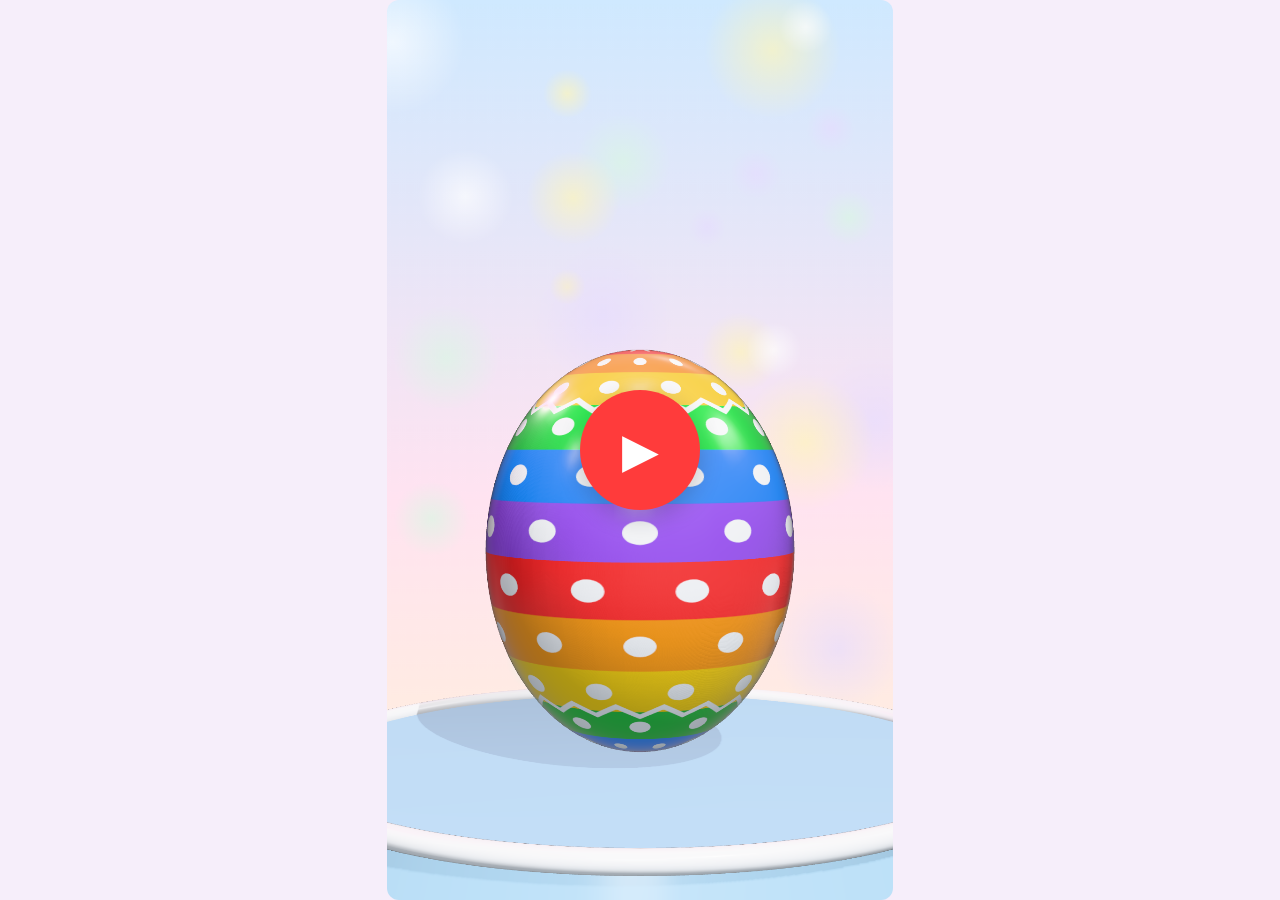
<file: baby_dino_video/index.html>
<!doctype html>
<html lang="en">
<head>
<meta charset="utf-8">
<meta name="viewport" content="width=device-width, initial-scale=1">
<title>Baby Dino Surprise Egg</title>
<style>
  html, body { margin: 0; height: 100%; background: #f6eefa; overflow: hidden; }
  body { display: grid; place-items: center; font-family: system-ui, sans-serif; }
  canvas { display: block; aspect-ratio: 9 / 16; height: min(100vh, 177.78vw); width: auto; border-radius: 12px; }
  #play { position: fixed; inset: 0; margin: auto; width: 120px; height: 120px; border-radius: 50%; border: 0;
          background: #ff3b3b; color: #fff; font-size: 48px; cursor: pointer; box-shadow: 0 8px 24px #0003; }
  body.render #play { display: none; }
  body.render canvas { border-radius: 0; height: auto; }
</style>
<script type="importmap">{ "imports": { "three": "./vendor/three.module.min.js" } }</script>
</head>
<body>
<canvas id="c"></canvas>
<button id="play" aria-label="Play">▶</button>
<audio id="music" src="soundtrack.wav" loop preload="auto"></audio>
<script type="module">
import { createScene, DURATION } from './scene.js';
const params = new URLSearchParams(location.search);
const canvas = document.getElementById('c');

if (params.has('render')) {
  // Headless render mode: render.mjs calls window.renderAt(t) for each frame.
  document.body.classList.add('render');
  const w = +params.get('w') || 1080, h = +params.get('h') || 1920;
  const app = createScene(canvas, w, h);
  window.renderAt = t => { app.render(t); return canvas.toDataURL('image/png'); };
  window.ready = true;
} else {
  const app = createScene(canvas, 1080, 1920);
  const audio = document.getElementById('music');
  let start = null;
  document.getElementById('play').onclick = e => {
    e.target.remove();
    audio.play().catch(() => {});
    start = performance.now();
  };
  (function loop() {
    // Follow the soundtrack clock when it's playing so picture and sound stay in sync.
    const t = start === null ? 0 : (!audio.paused ? audio.currentTime : (performance.now() - start) / 1000) % DURATION;
    app.render(t);
    requestAnimationFrame(loop);
  })();
}
</script>
</body>
</html>
</file>
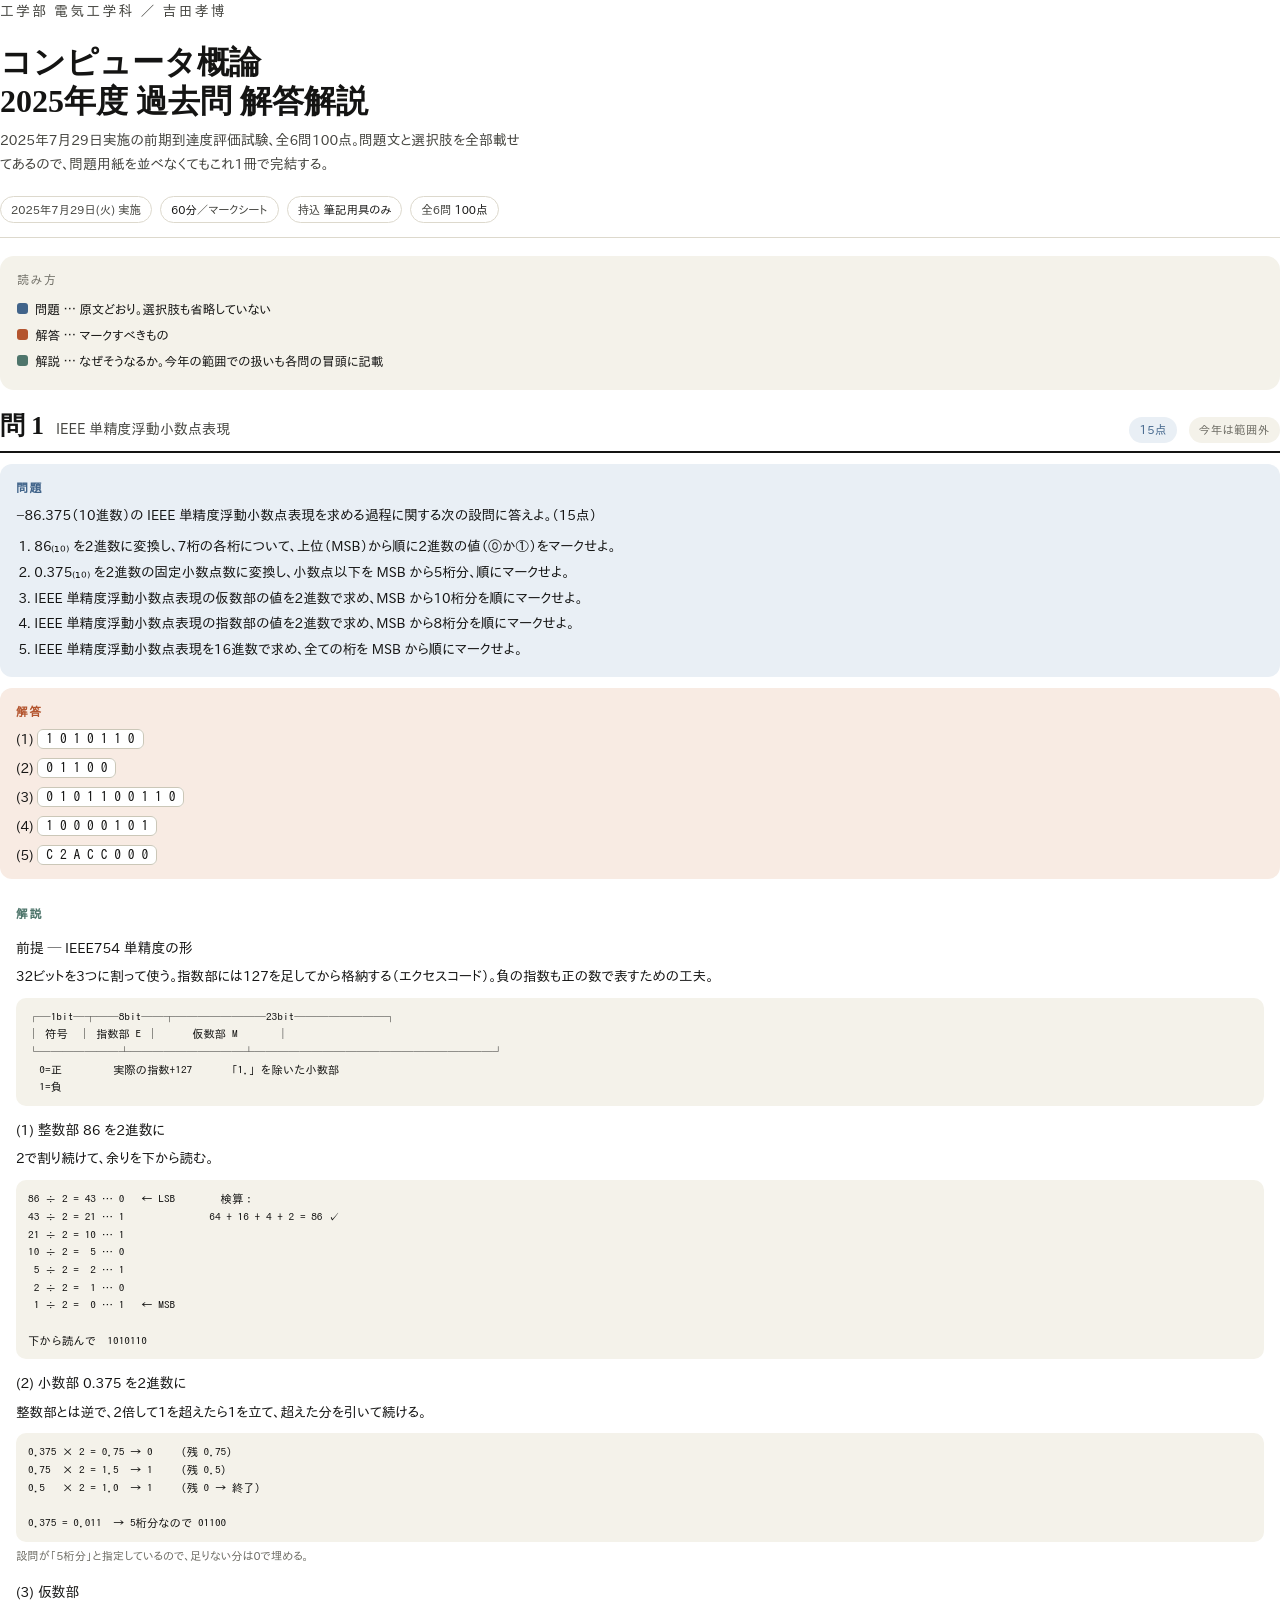
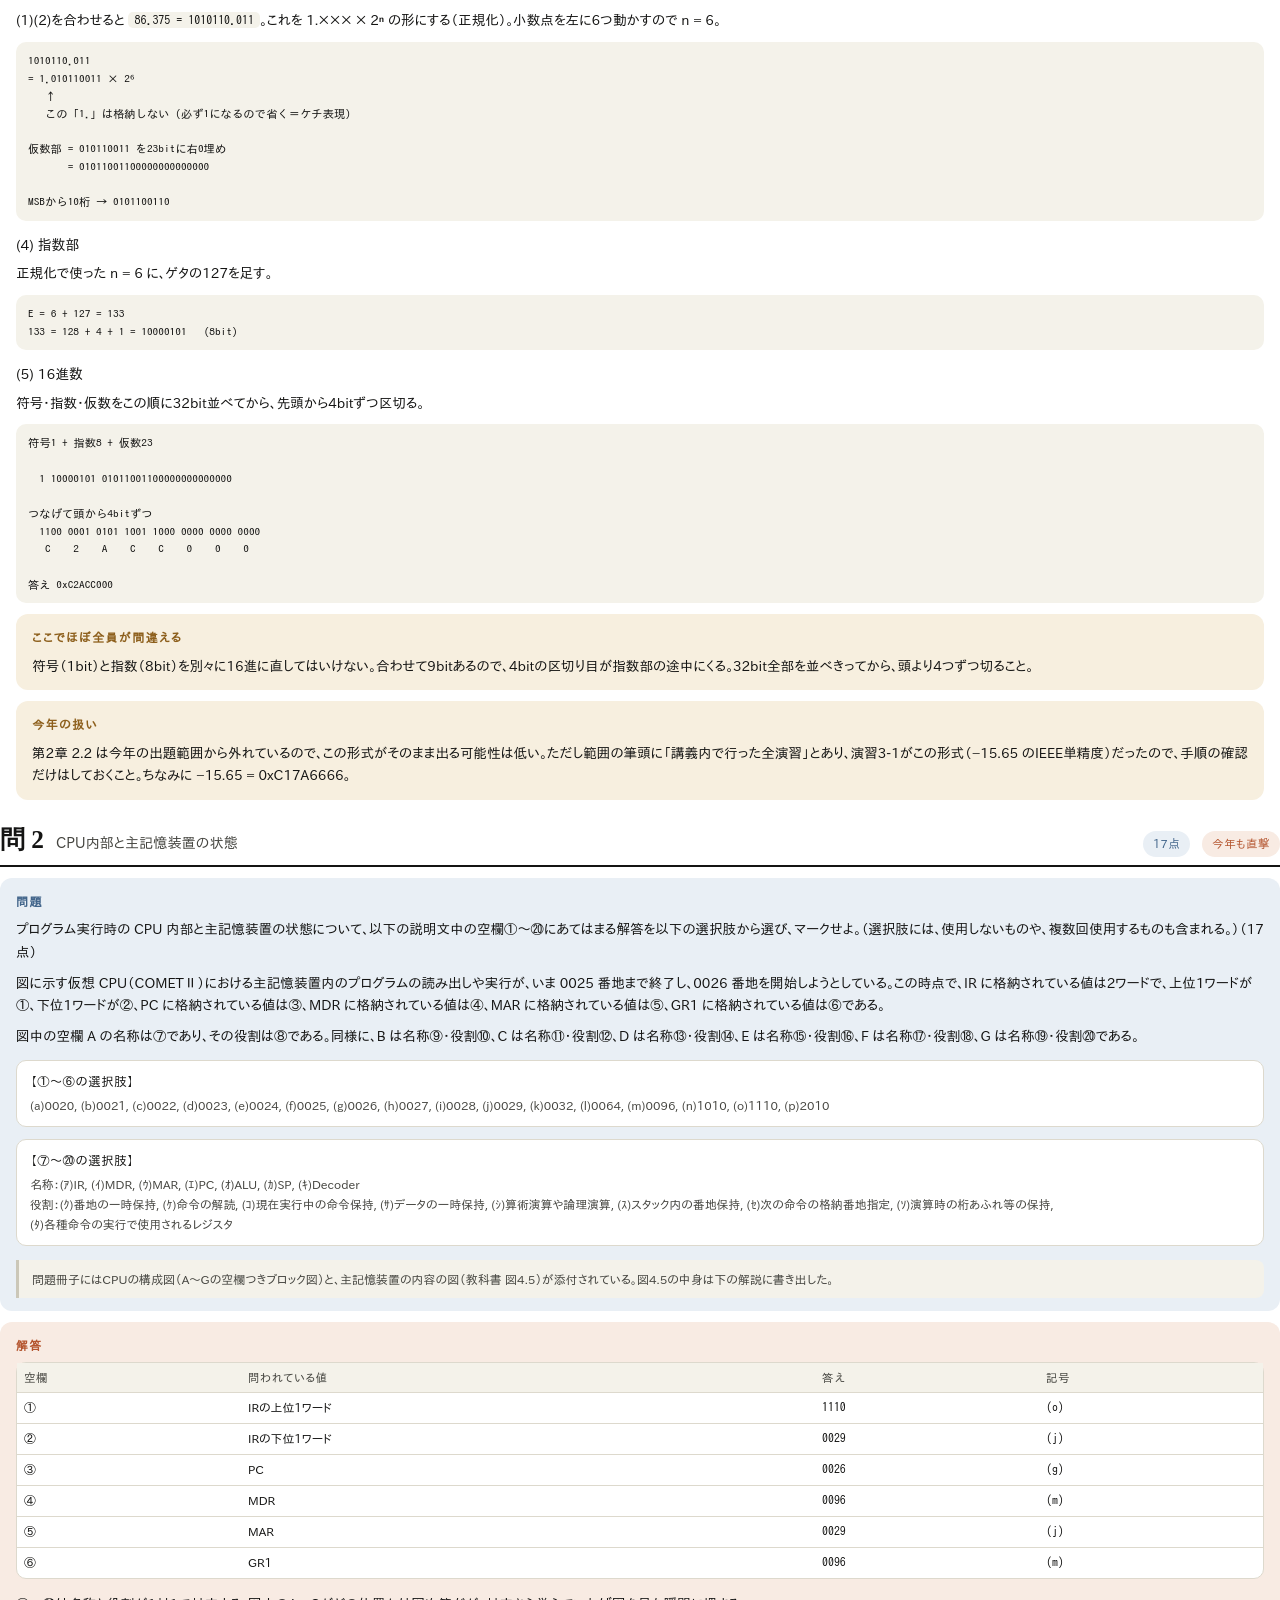
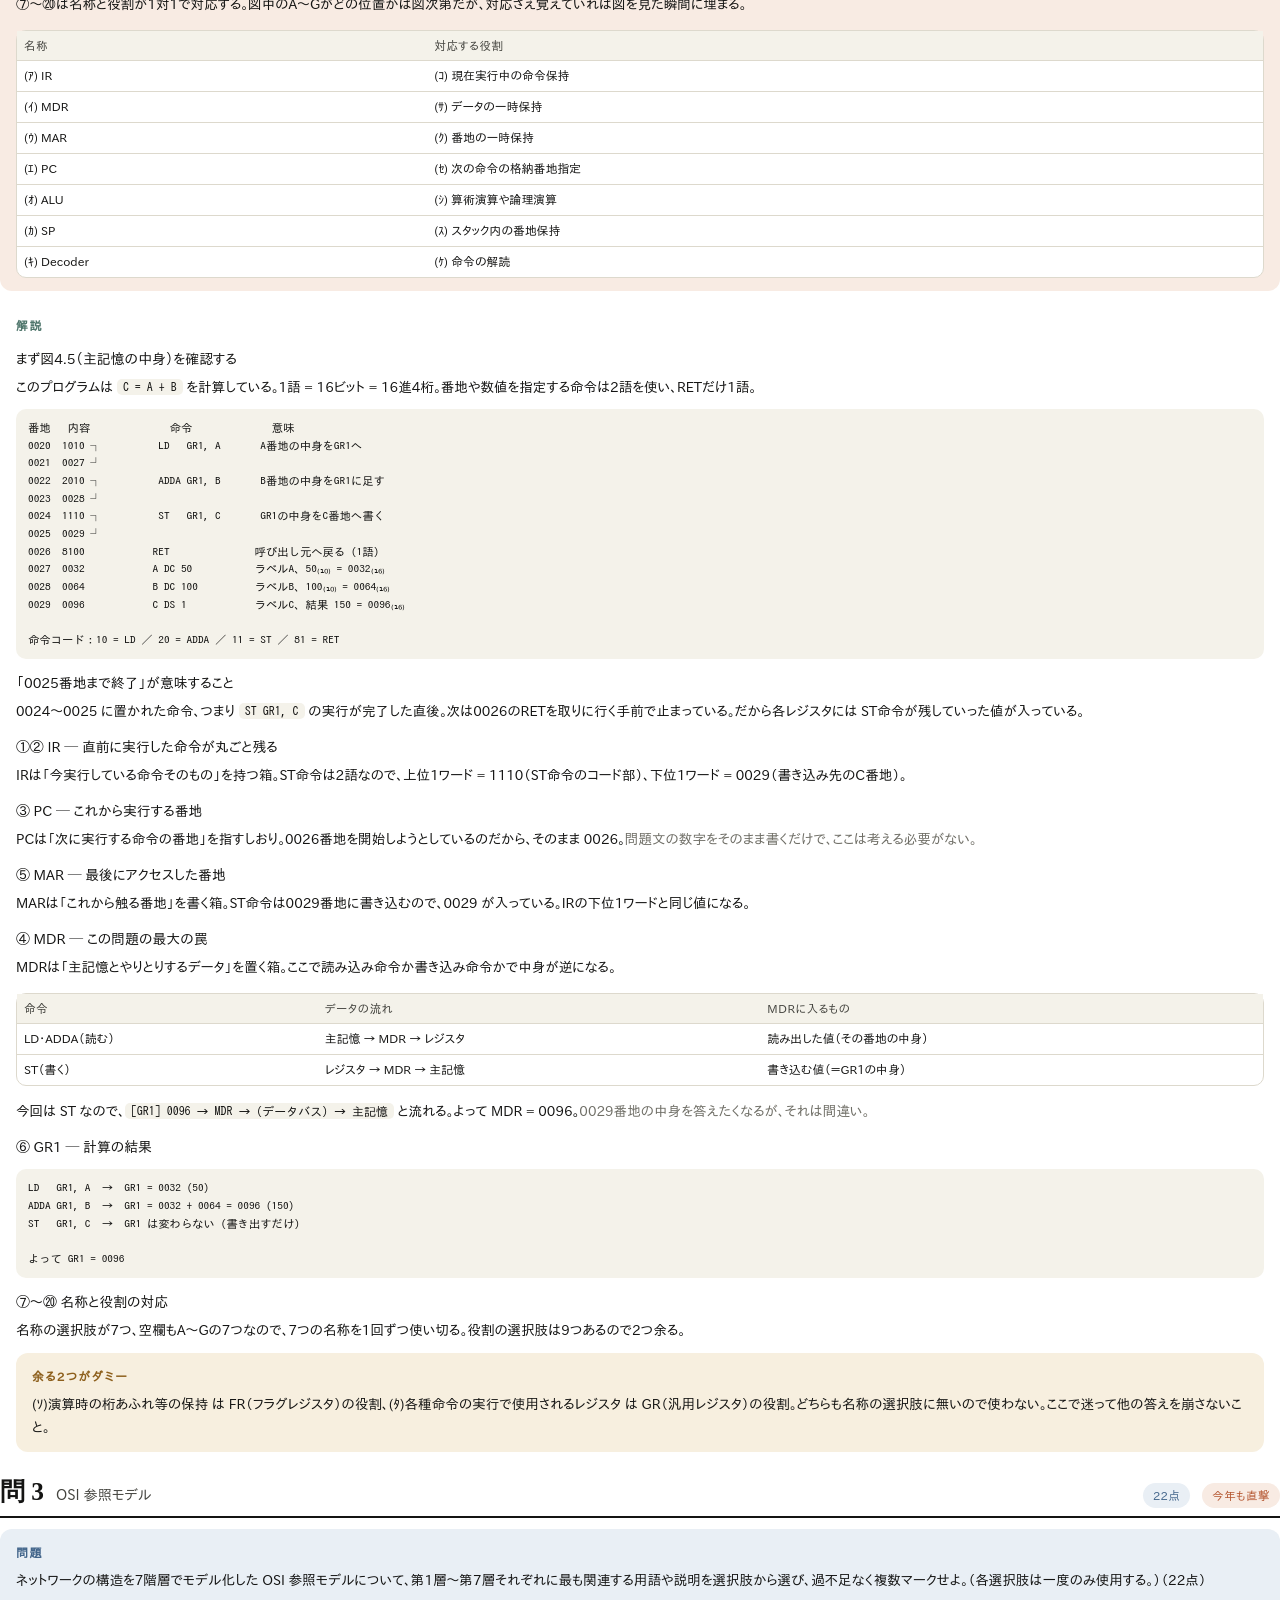
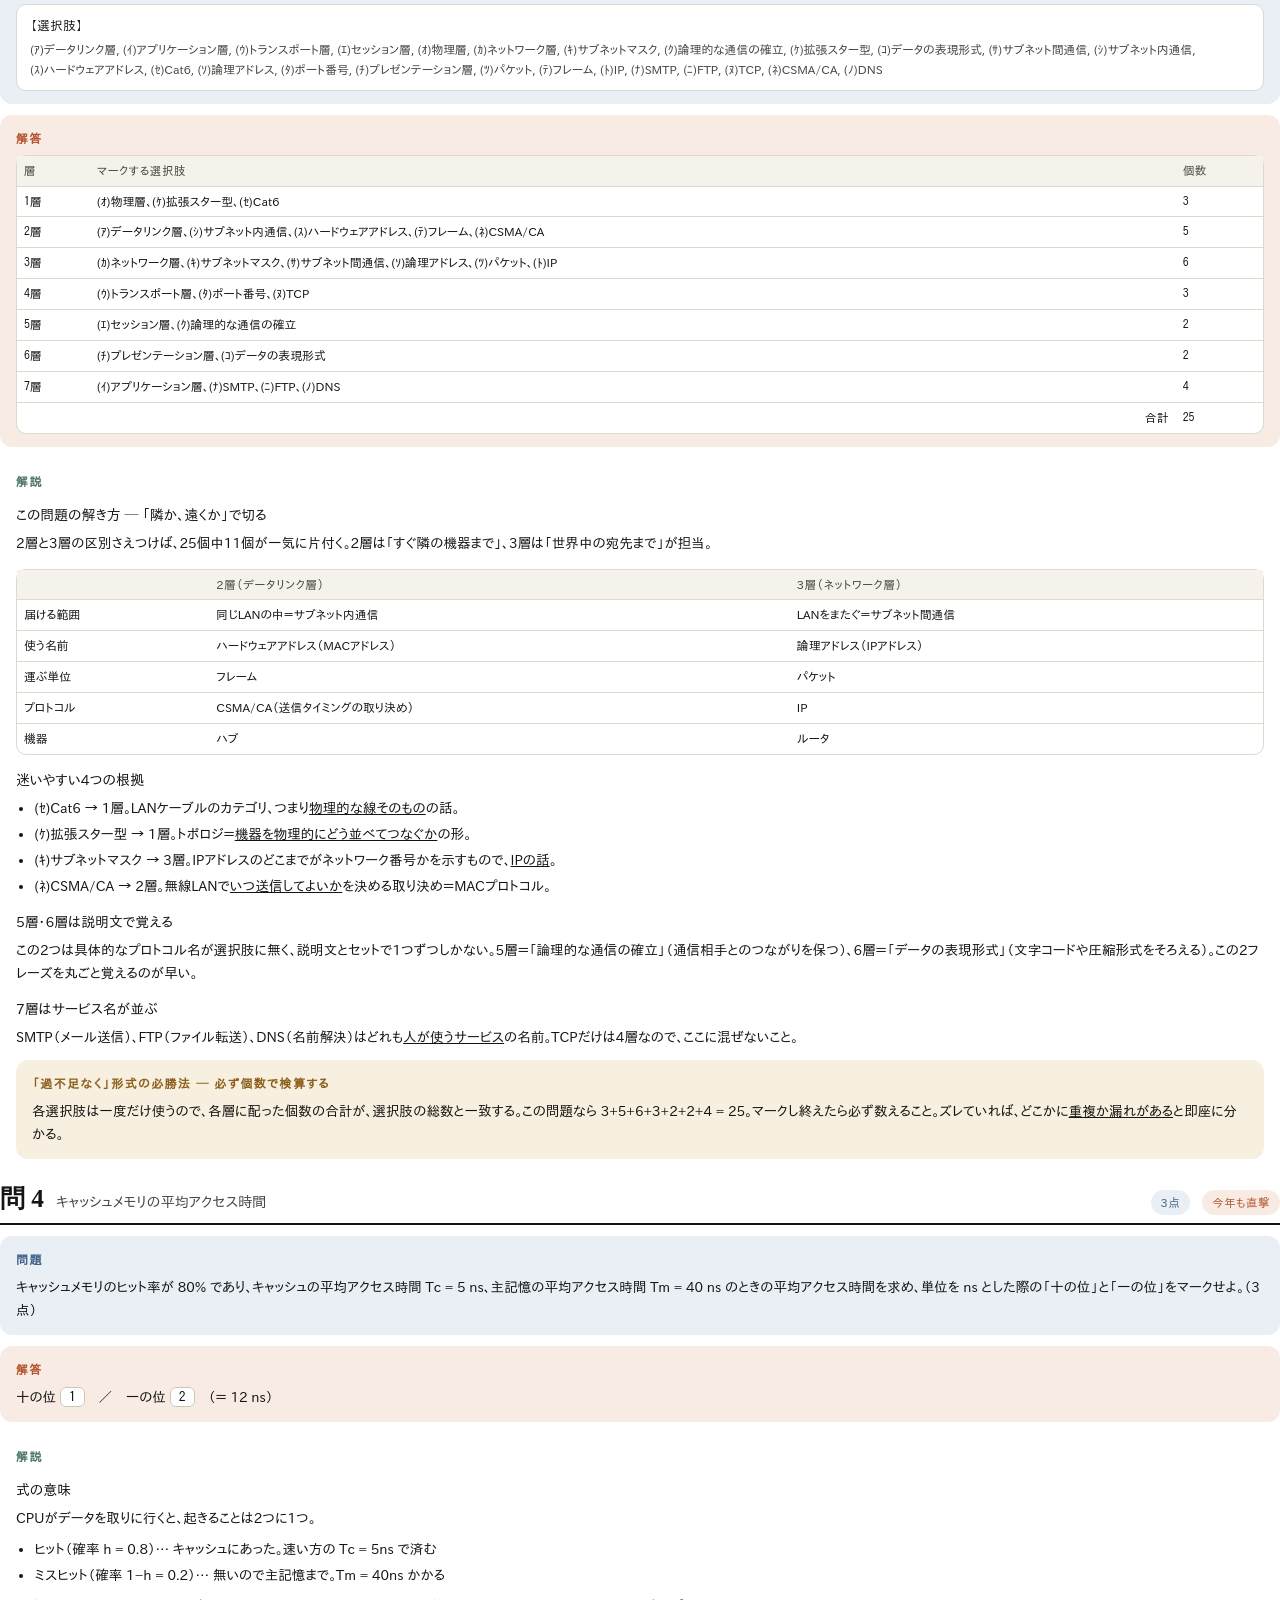
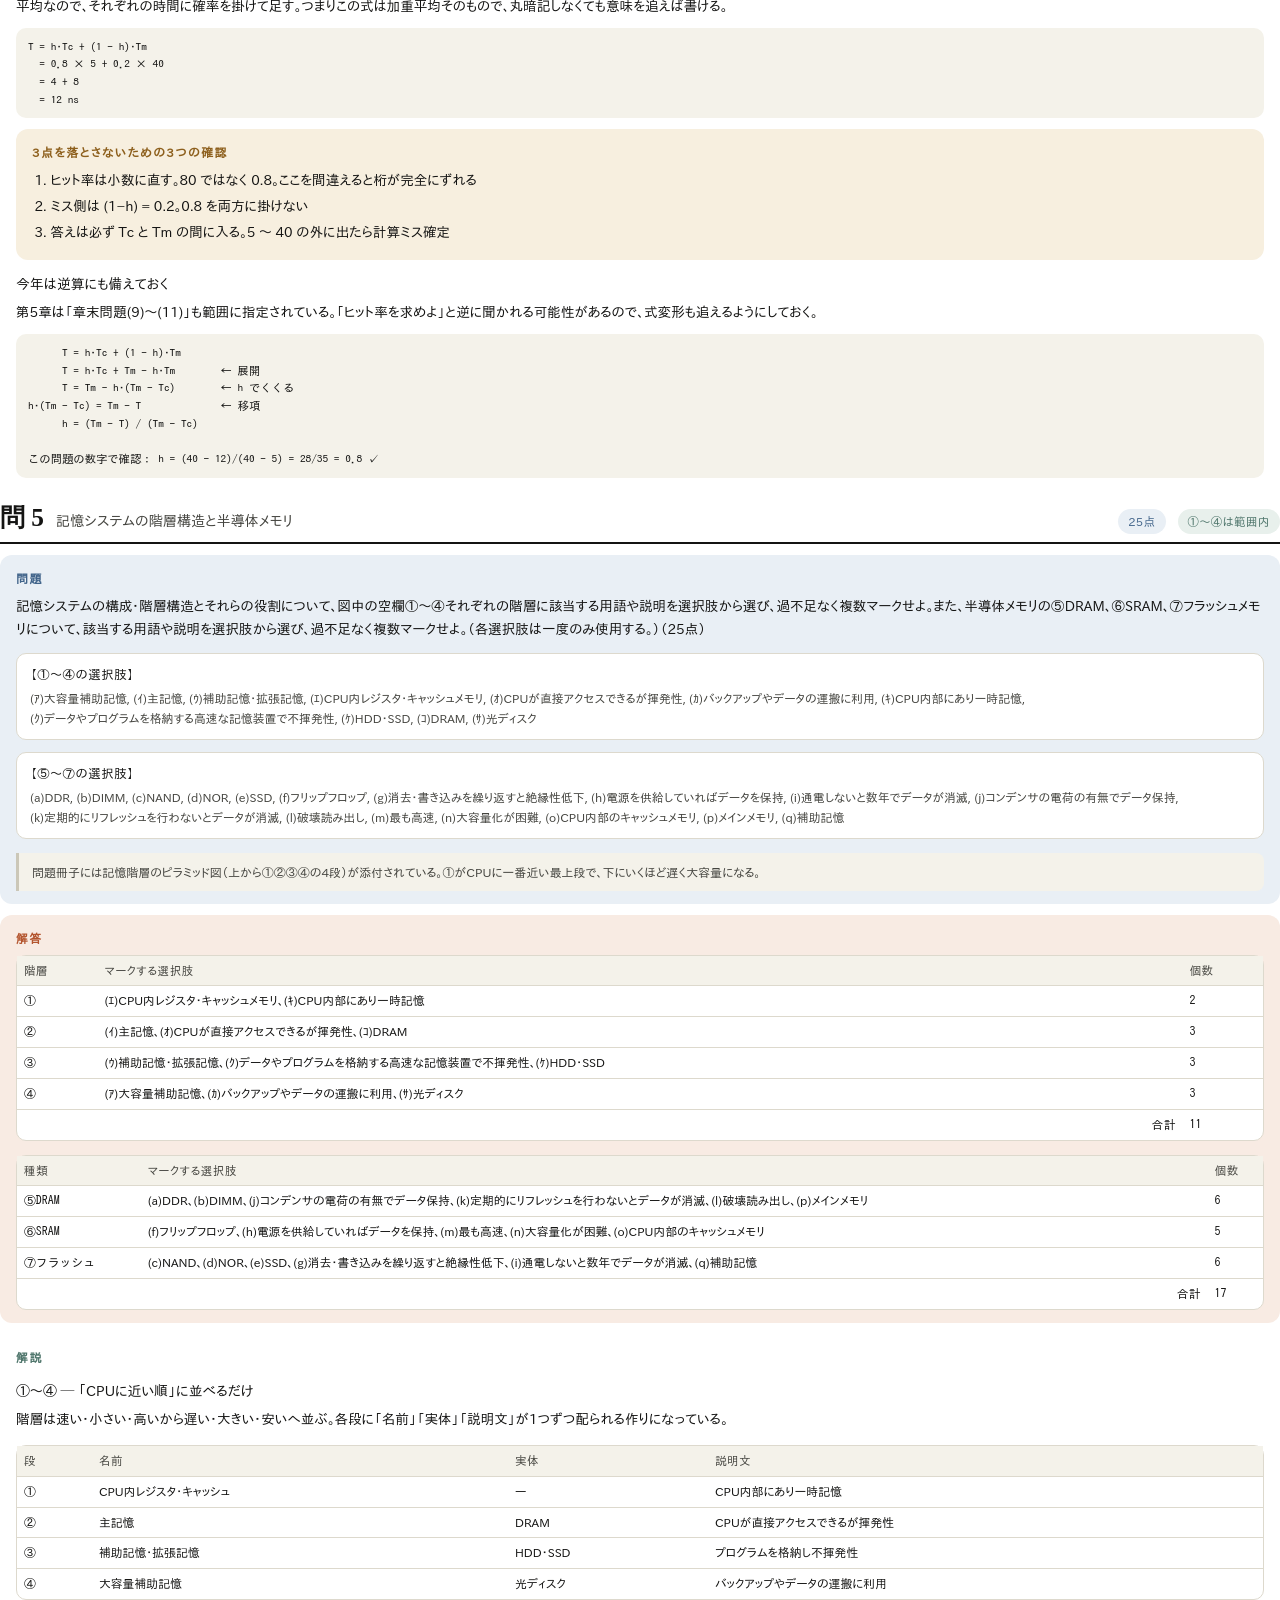
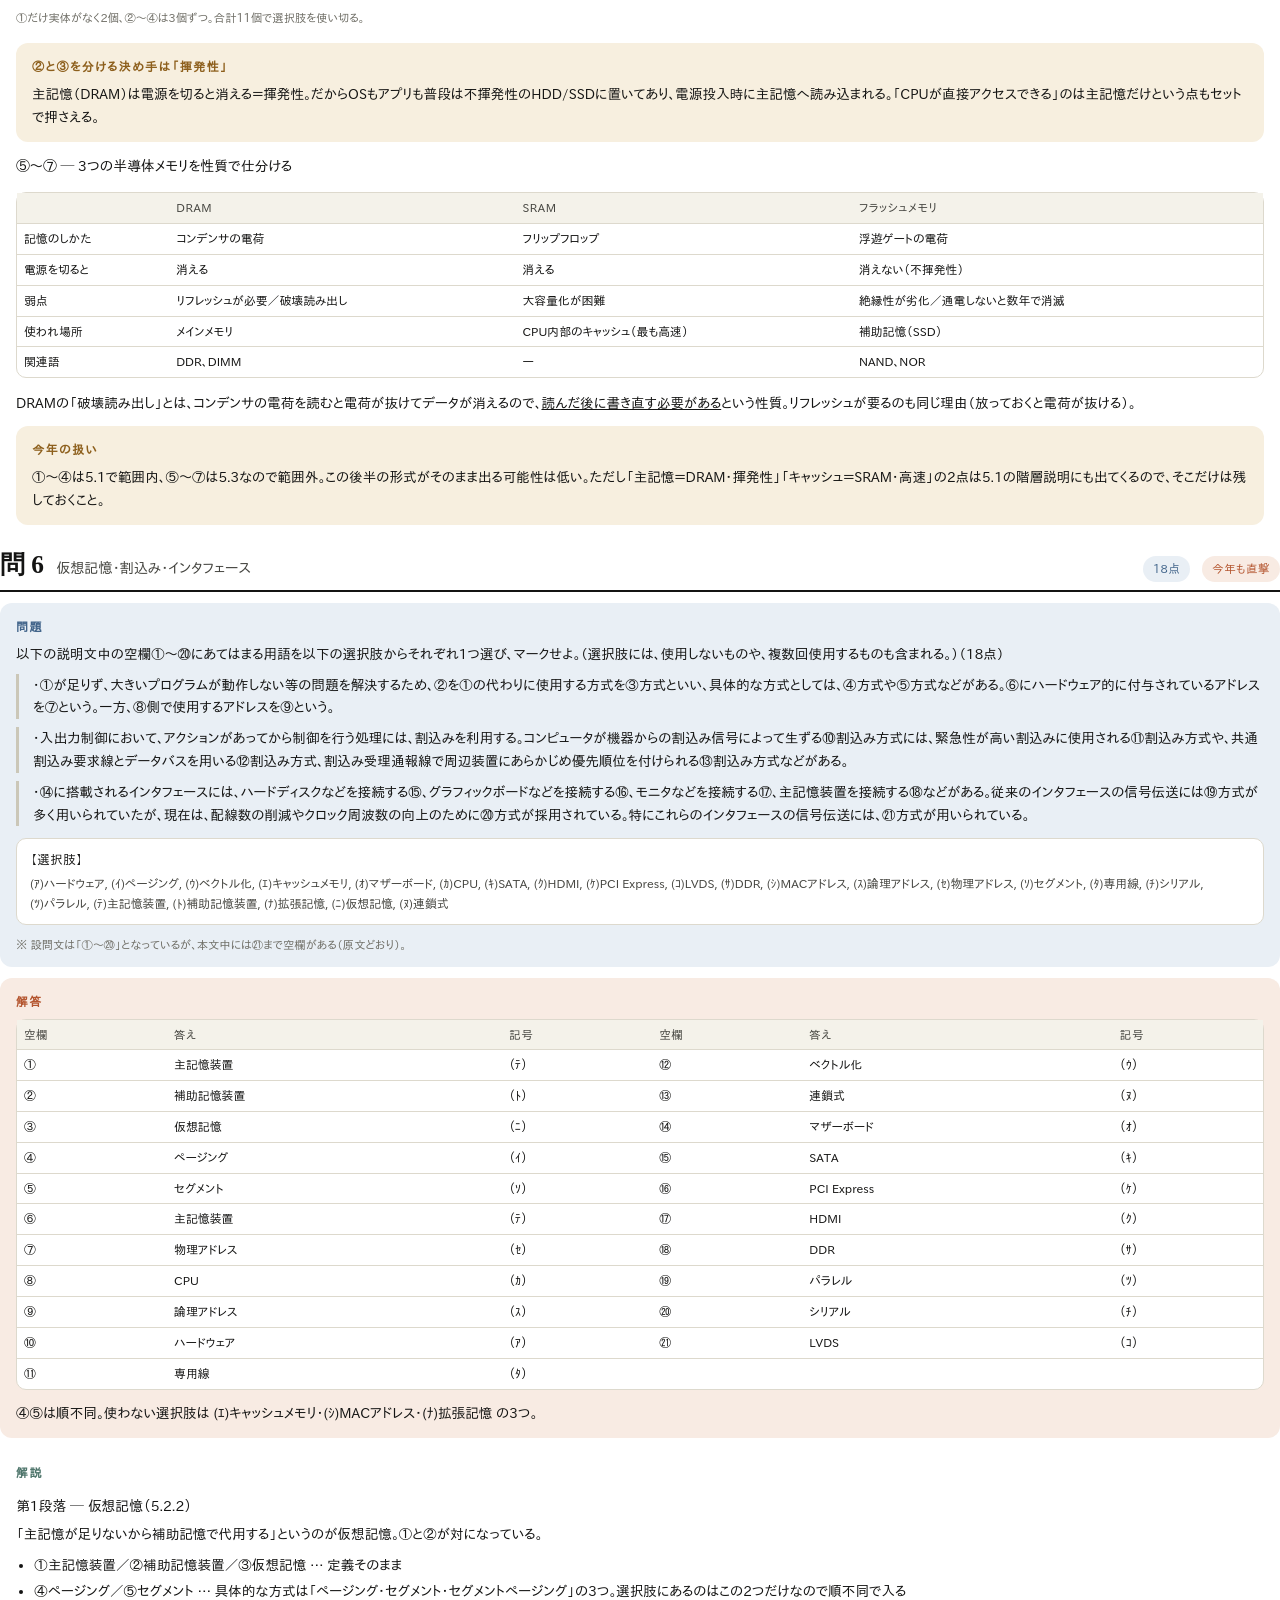
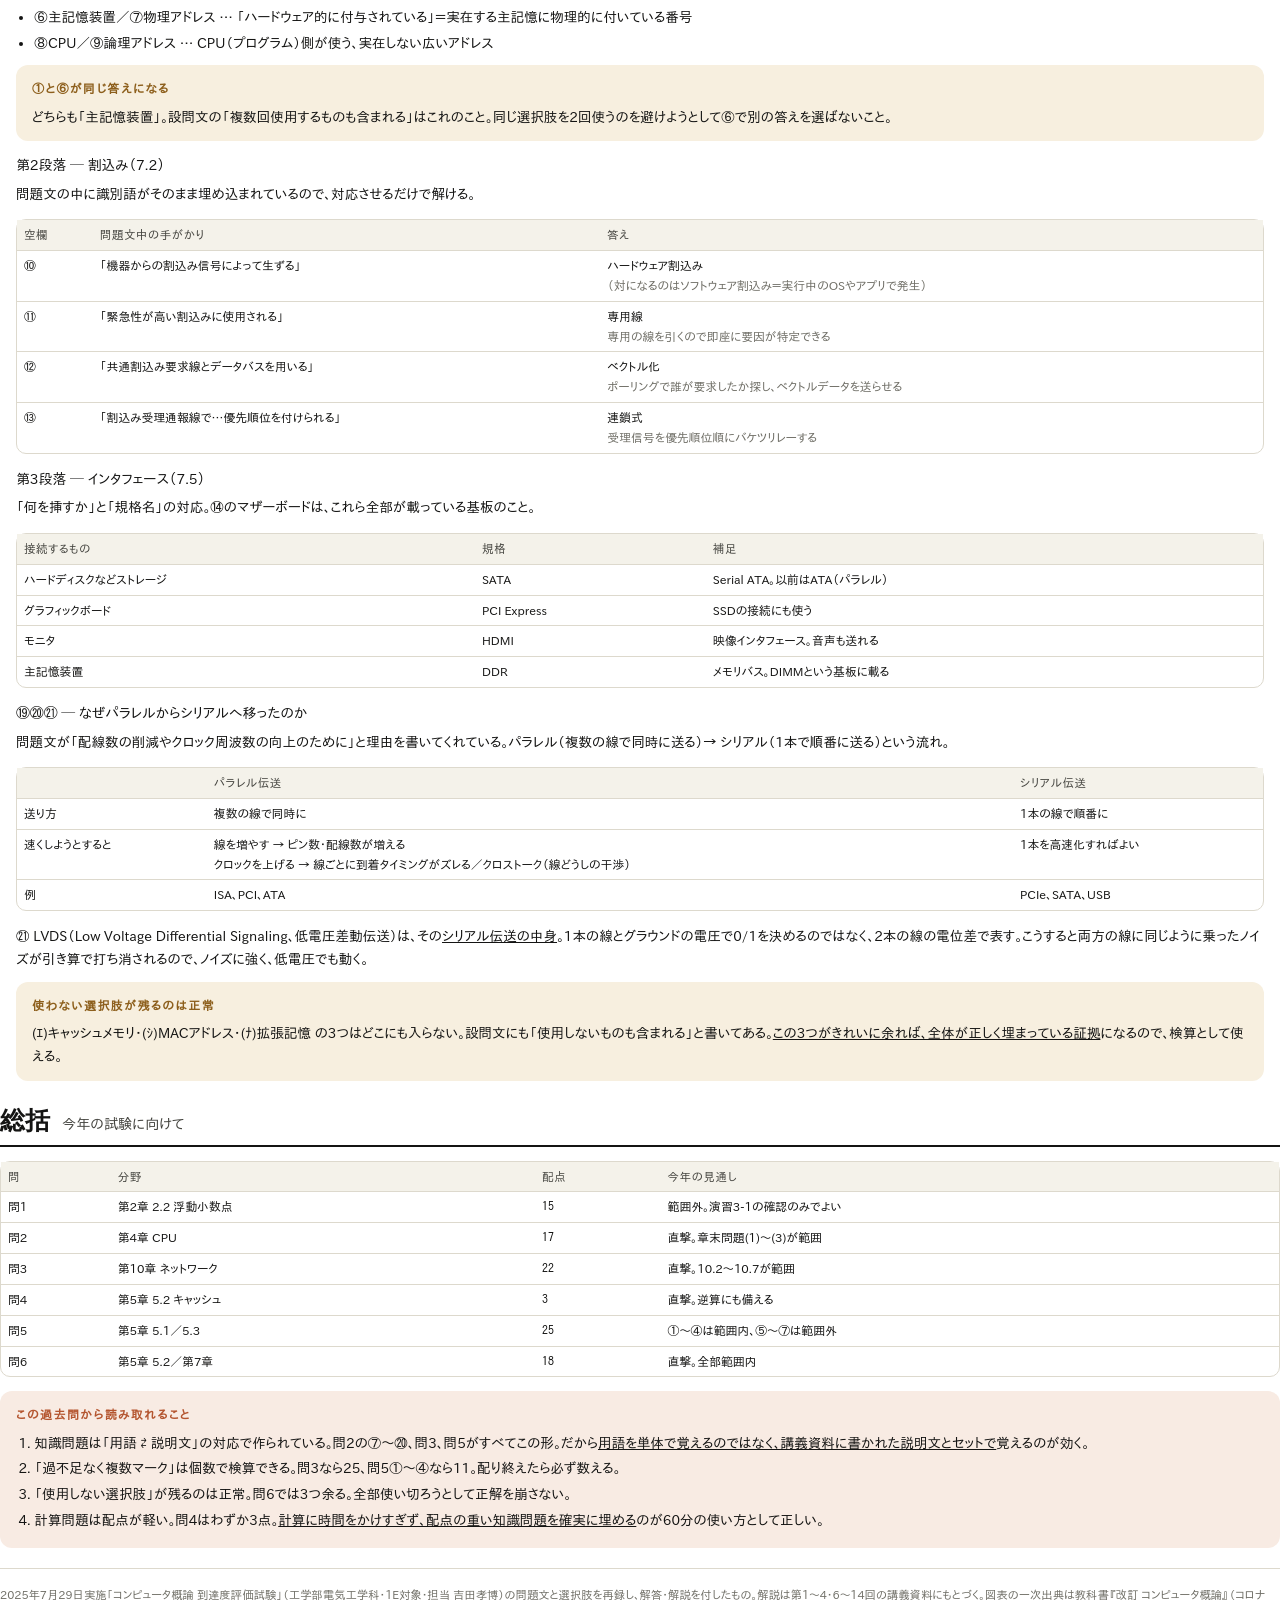
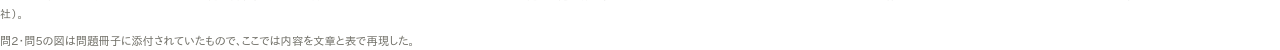
<file: コンピュータ概論_2025年度過去問_解答解説_印刷用.html>
<!doctype html><html lang="ja"><head><meta charset="utf-8"><meta name="viewport" content="width=device-width,initial-scale=1"><title>コンピュータ概論 2025年度 過去問 解答解説</title>
<style>
  :root{
    --bg:#faf9f5; --surface:#ffffff; --surface-2:#f0eee6;
    --ink:#141413; --ink-2:#44443f; --muted:#78776f;
    --rule:#e3e1d8; --rule-2:#d3d0c4;
    --q:#4a6d92;  --q-sf:#eaf0f6;      /* 問題 */
    --a:#c15f3c;  --a-sf:#f7ebe4;      /* 解答 */
    --e:#4f7d72;  --e-sf:#e9f0ed;      /* 解説 */
    --warn:#9a6a24; --warn-sf:#f7efdf;
    --shadow:0 1px 2px rgba(20,20,19,.05),0 6px 20px -12px rgba(20,20,19,.16);
    --serif:"Hiragino Mincho ProN","Yu Mincho","Noto Serif JP",ui-serif,Georgia,serif;
    --sans:-apple-system,BlinkMacSystemFont,"Hiragino Kaku Gothic ProN","Yu Gothic","Noto Sans JP","Segoe UI",Roboto,sans-serif;
    --mono:ui-monospace,SFMono-Regular,Menlo,Consolas,monospace;
  }
  @media (prefers-color-scheme:dark){
    :root{--bg:#1f1e1d;--surface:#292826;--surface-2:#302f2c;--ink:#f5f4ef;--ink-2:#d5d3cb;--muted:#9b998f;
      --rule:#3d3c38;--rule-2:#4c4a45;--q:#8fb0d0;--q-sf:#25303a;--a:#e08b6b;--a-sf:#3a2b25;
      --e:#84b0a4;--e-sf:#24322e;--warn:#d3a45f;--warn-sf:#362e20;
      --shadow:0 1px 2px rgba(0,0,0,.3),0 8px 24px -14px rgba(0,0,0,.6);}
  }
  :root[data-theme="dark"]{--bg:#1f1e1d;--surface:#292826;--surface-2:#302f2c;--ink:#f5f4ef;--ink-2:#d5d3cb;--muted:#9b998f;
    --rule:#3d3c38;--rule-2:#4c4a45;--q:#8fb0d0;--q-sf:#25303a;--a:#e08b6b;--a-sf:#3a2b25;
    --e:#84b0a4;--e-sf:#24322e;--warn:#d3a45f;--warn-sf:#362e20;
    --shadow:0 1px 2px rgba(0,0,0,.3),0 8px 24px -14px rgba(0,0,0,.6);}
  :root[data-theme="light"]{--bg:#faf9f5;--surface:#ffffff;--surface-2:#f0eee6;--ink:#141413;--ink-2:#44443f;--muted:#78776f;
    --rule:#e3e1d8;--rule-2:#d3d0c4;--q:#4a6d92;--q-sf:#eaf0f6;--a:#c15f3c;--a-sf:#f7ebe4;
    --e:#4f7d72;--e-sf:#e9f0ed;--warn:#9a6a24;--warn-sf:#f7efdf;
    --shadow:0 1px 2px rgba(20,20,19,.05),0 6px 20px -12px rgba(20,20,19,.16);}

  *{box-sizing:border-box;}
  body{margin:0;background:var(--bg);color:var(--ink);font-family:var(--sans);
       font-size:16px;line-height:1.8;-webkit-font-smoothing:antialiased;font-feature-settings:"palt" 1;}
  .wrap{max-width:900px;margin:0 auto;padding:0 24px 90px;}

  .mast{padding:56px 0 26px;border-bottom:1px solid var(--rule);margin-bottom:34px;}
  .eyebrow{font-size:12px;letter-spacing:.16em;text-transform:uppercase;color:var(--a);font-weight:600;margin:0 0 14px;}
  .mast h1{font-family:var(--serif);font-weight:600;font-size:clamp(28px,5vw,44px);line-height:1.22;margin:0 0 14px;text-wrap:balance;}
  .mast p{font-size:15.5px;color:var(--ink-2);max-width:60ch;margin:0 0 20px;}
  .meta{display:flex;flex-wrap:wrap;gap:8px;}
  .meta div{background:var(--surface);border:1px solid var(--rule);border-radius:999px;
            padding:6px 15px;font-size:13px;color:var(--ink-2);box-shadow:var(--shadow);}
  .meta div b{color:var(--ink);font-weight:600;}

  .legend{background:var(--surface-2);border-radius:14px;padding:18px 24px;margin-bottom:42px;font-size:14.5px;}
  .legend h2{font-size:12px;letter-spacing:.14em;text-transform:uppercase;color:var(--muted);margin:0 0 10px;font-weight:600;}
  .legend p{margin:5px 0;}
  .sw{display:inline-block;width:11px;height:11px;border-radius:3px;margin-right:7px;vertical-align:baseline;}

  article.qa{margin-bottom:60px;scroll-margin-top:16px;}
  .qhead{display:flex;align-items:baseline;gap:12px;flex-wrap:wrap;margin-bottom:14px;
         padding-bottom:10px;border-bottom:2px solid var(--ink);}
  .qno{font-family:var(--serif);font-size:26px;font-weight:600;line-height:1.2;}
  .qtitle{font-size:15px;color:var(--ink-2);flex:1 1 auto;min-width:180px;}
  .tag{font-size:11.5px;font-weight:600;letter-spacing:.04em;padding:3px 10px;border-radius:999px;flex:none;line-height:1.7;}
  .t-pts{background:var(--q-sf);color:var(--q);}
  .t-in{background:var(--e-sf);color:var(--e);}
  .t-out{background:var(--surface-2);color:var(--muted);}
  .t-hot{background:var(--a-sf);color:var(--a);}

  .band{border-radius:12px;padding:18px 22px;margin:16px 0;}
  .band > :first-child{margin-top:0;} .band > :last-child{margin-bottom:0;}
  .band-h{font-size:12px;font-weight:700;letter-spacing:.12em;margin:0 0 10px;}
  .b-q{background:var(--q-sf);}   .b-q .band-h{color:var(--q);}
  .b-a{background:var(--a-sf);}   .b-a .band-h{color:var(--a);}
  .b-e{background:transparent;padding:0;} .b-e .band-h{color:var(--e);}
  .b-w{background:var(--warn-sf);} .b-w .band-h{color:var(--warn);}

  .choices{font-size:13.5px;color:var(--ink-2);background:var(--surface);
           border:1px solid var(--rule);border-radius:10px;padding:14px 18px;margin:12px 0;}
  .choices b{color:var(--ink);font-weight:600;display:block;margin-bottom:4px;font-size:12.5px;letter-spacing:.04em;}
  .choices span{white-space:nowrap;}

  p{margin:0 0 13px;max-width:72ch;}
  ul,ol{margin:0 0 13px;padding-left:1.35em;max-width:72ch;}
  li{margin:5px 0;}
  h3{font-family:var(--serif);font-size:18px;font-weight:600;margin:26px 0 8px;line-height:1.4;}
  h4{font-size:14.5px;font-weight:600;margin:18px 0 6px;}
  code{font-family:var(--mono);font-size:.88em;background:var(--surface-2);padding:2px 6px;border-radius:5px;}
  strong{font-weight:600;}
  em{font-style:normal;color:var(--muted);}

  pre.work{font-family:var(--mono);font-size:13px;line-height:1.7;background:var(--surface-2);
           border-radius:10px;padding:15px 17px;overflow-x:auto;margin:14px 0;
           font-variant-numeric:tabular-nums;color:var(--ink);}
  .key{font-family:var(--mono);font-weight:600;font-variant-numeric:tabular-nums;
       background:var(--surface);border:1px solid var(--rule-2);border-radius:6px;padding:2px 8px;}

  .scroll{overflow-x:auto;margin:14px 0;border:1px solid var(--rule);border-radius:10px;background:var(--surface);}
  table{border-collapse:collapse;width:100%;font-size:13.5px;min-width:460px;}
  th,td{padding:9px 13px;text-align:left;vertical-align:top;border-bottom:1px solid var(--rule);}
  thead th{background:var(--surface-2);font-size:11.5px;letter-spacing:.05em;font-weight:600;color:var(--ink-2);white-space:nowrap;}
  tbody tr:last-child td{border-bottom:none;}
  td.num,th.num{font-family:var(--mono);font-variant-numeric:tabular-nums;white-space:nowrap;}
  .cap{font-size:12.5px;color:var(--muted);margin:-6px 0 16px;max-width:72ch;}

  .figure-note{background:var(--surface-2);border-left:3px solid var(--rule-2);
               padding:11px 16px;margin:14px 0;font-size:13.5px;color:var(--ink-2);border-radius:0 8px 8px 0;}

  footer{border-top:1px solid var(--rule);padding-top:26px;margin-top:20px;font-size:13px;color:var(--muted);}
  a{color:var(--a);} a:focus-visible{outline:2px solid var(--a);outline-offset:3px;border-radius:3px;}
  @media (prefers-reduced-motion:reduce){*{transition:none!important;animation:none!important;}}
  @media (max-width:640px){.wrap{padding:0 16px 60px;}.mast{padding:36px 0 20px;}.band{padding:15px 16px;}}
</style>
<style>
:root, :root[data-theme="light"], :root[data-theme="dark"] {
  --bg:#ffffff; --surface:#ffffff; --surface-2:#f4f2ea;
  --ink:#141413; --ink-2:#44443f; --muted:#6f6e66;
  --rule:#ddd9cd; --rule-2:#cbc7b8;
  --q:#41648a; --q-sf:#e9eff5; --a:#b4552f; --a-sf:#f8ebe3;
  --e:#4e756b; --e-sf:#e8f0ec; --warn:#8d5f1c; --warn-sf:#f7efdf;
  --shadow:none;
  --serif:"IPAPMincho","IPAMincho",serif;
  --sans:"IPAPGothic","IPAGothic",sans-serif;
  --mono:"IPAGothic",monospace;
}
@page { size:A4; margin:14mm 13mm 16mm; }
html,body{background:#fff!important;}
body{font-size:10.2pt;line-height:1.68;-webkit-print-color-adjust:exact;print-color-adjust:exact;}
.wrap{max-width:none;padding:0;}
.scroll{overflow:visible!important;box-shadow:none;}
table{min-width:0!important;width:100%;font-size:8.9pt;table-layout:auto;}
th,td{padding:5px 7px;overflow-wrap:anywhere;}
thead{display:table-header-group;}
tr{break-inside:avoid;page-break-inside:avoid;}
.choices,pre.work,.scroll,.figure-note{break-inside:avoid;page-break-inside:avoid;}
.band{box-shadow:none;}
.band-h{break-after:avoid;page-break-after:avoid;}
h3,h4,.qhead{break-after:avoid;page-break-after:avoid;}
article.qa{break-before:page;page-break-before:always;margin-bottom:0;}
article#q1{break-before:auto;page-break-before:auto;}
.mast{padding:0 0 14px;margin-bottom:18px;}
.mast h1{font-size:24pt;margin-bottom:8px;}
.mast p{font-size:10.4pt;}
.meta div{padding:3px 10px;font-size:8.6pt;}
.legend{margin-bottom:20px;padding:13px 17px;font-size:9.4pt;}
.qhead{margin-bottom:11px;padding-bottom:8px;}
.qno{font-size:19pt;}
.qtitle{font-size:10.6pt;}
.band{padding:13px 16px;margin:11px 0;}
.band-h{font-size:9pt;margin-bottom:7px;}
.choices{font-size:8.9pt;padding:10px 13px;}
h3{font-size:13pt;margin:18px 0 5px;}
h4{font-size:10.4pt;margin:13px 0 5px;}
p,ul,ol{margin-bottom:8px;max-width:none;}
li{margin:3px 0;}
pre.work{font-size:8.5pt;padding:10px 12px;margin:10px 0;line-height:1.56;}
.cap{font-size:8.5pt;}
.figure-note{font-size:9pt;padding:9px 13px;}
footer{padding-top:16px;font-size:8.5pt;break-before:auto;}
</style>
</head><body>

<div class="wrap">

<header class="mast">
  <p class="eyebrow">工学部 電気工学科 ／ 吉田孝博</p>
  <h1>コンピュータ概論<br>2025年度 過去問 解答解説</h1>
  <p>2025年7月29日実施の前期到達度評価試験、全6問100点。<strong>問題文と選択肢を全部載せてあるので、問題用紙を並べなくてもこれ1冊で完結する。</strong></p>
  <div class="meta">
    <div>2025年7月29日(火) 実施</div>
    <div><b>60分</b>／マークシート</div>
    <div>持込 <b>筆記用具のみ</b></div>
    <div>全6問 <b>100点</b></div>
  </div>
</header>

<div class="legend">
  <h2>読み方</h2>
  <p><span class="sw" style="background:var(--q)"></span><strong>問題</strong> … 原文どおり。選択肢も省略していない</p>
  <p><span class="sw" style="background:var(--a)"></span><strong>解答</strong> … マークすべきもの</p>
  <p><span class="sw" style="background:var(--e)"></span><strong>解説</strong> … なぜそうなるか。今年の範囲での扱いも各問の冒頭に記載</p>
</div>

<!-- ================= 問1 ================= -->
<article class="qa" id="q1">
  <div class="qhead">
    <span class="qno">問 1</span>
    <span class="qtitle">IEEE 単精度浮動小数点表現</span>
    <span class="tag t-pts">15点</span>
    <span class="tag t-out">今年は範囲外</span>
  </div>

  <div class="band b-q">
    <p class="band-h">問題</p>
    <p><strong>−86.375（10進数）の IEEE 単精度浮動小数点表現を求める過程</strong>に関する次の設問に答えよ。（15点）</p>
    <ol style="margin-bottom:0">
      <li>86₍₁₀₎ を2進数に変換し、7桁の各桁について、上位（MSB）から順に2進数の値（⓪か①）をマークせよ。</li>
      <li>0.375₍₁₀₎ を2進数の固定小数点数に変換し、小数点以下を MSB から5桁分、順にマークせよ。</li>
      <li>IEEE 単精度浮動小数点表現の<strong>仮数部</strong>の値を2進数で求め、MSB から10桁分を順にマークせよ。</li>
      <li>IEEE 単精度浮動小数点表現の<strong>指数部</strong>の値を2進数で求め、MSB から8桁分を順にマークせよ。</li>
      <li>IEEE 単精度浮動小数点表現を<strong>16進数</strong>で求め、全ての桁を MSB から順にマークせよ。</li>
    </ol>
  </div>

  <div class="band b-a">
    <p class="band-h">解答</p>
    <p style="margin-bottom:6px">(1) <span class="key">1 0 1 0 1 1 0</span></p>
    <p style="margin-bottom:6px">(2) <span class="key">0 1 1 0 0</span></p>
    <p style="margin-bottom:6px">(3) <span class="key">0 1 0 1 1 0 0 1 1 0</span></p>
    <p style="margin-bottom:6px">(4) <span class="key">1 0 0 0 0 1 0 1</span></p>
    <p style="margin-bottom:0">(5) <span class="key">C 2 A C C 0 0 0</span></p>
  </div>

  <div class="band b-e">
    <p class="band-h">解説</p>

    <h4>前提 ─ IEEE754 単精度の形</h4>
    <p>32ビットを3つに割って使う。指数部には<strong>127を足してから</strong>格納する（エクセスコード）。負の指数も正の数で表すための工夫。</p>
    <pre class="work">┌─1bit─┬──8bit──┬────────23bit────────┐
│ 符号  │ 指数部 E │      仮数部 M       │
└───────┴──────────┴─────────────────────┘
  0=正         実際の指数+127      「1.」を除いた小数部
  1=負</pre>

    <h4>(1) 整数部 86 を2進数に</h4>
    <p>2で割り続けて、余りを<strong>下から</strong>読む。</p>
    <pre class="work">86 ÷ 2 = 43 … 0   ← LSB        検算：
43 ÷ 2 = 21 … 1               64 + 16 + 4 + 2 = 86 ✓
21 ÷ 2 = 10 … 1
10 ÷ 2 =  5 … 0
 5 ÷ 2 =  2 … 1
 2 ÷ 2 =  1 … 0
 1 ÷ 2 =  0 … 1   ← MSB

下から読んで  1010110</pre>

    <h4>(2) 小数部 0.375 を2進数に</h4>
    <p>整数部とは逆で、<strong>2倍して1を超えたら1</strong>を立て、超えた分を引いて続ける。</p>
    <pre class="work">0.375 × 2 = 0.75 → 0    （残 0.75）
0.75  × 2 = 1.5  → 1    （残 0.5）
0.5   × 2 = 1.0  → 1    （残 0 → 終了）

0.375 = 0.011  → 5桁分なので 01100</pre>
    <p class="cap">設問が「5桁分」と指定しているので、足りない分は0で埋める。</p>

    <h4>(3) 仮数部</h4>
    <p>(1)(2)を合わせると <code>86.375 = 1010110.011</code>。これを <strong>1.××× × 2ⁿ</strong> の形にする（正規化）。小数点を左に6つ動かすので n = 6。</p>
    <pre class="work">1010110.011
= 1.010110011 × 2⁶
   ↑
   この「1.」は格納しない（必ず1になるので省く＝ケチ表現）

仮数部 = 010110011 を23bitに右0埋め
       = 01011001100000000000000

MSBから10桁 → 0101100110</pre>

    <h4>(4) 指数部</h4>
    <p>正規化で使った n = 6 に、ゲタの127を足す。</p>
    <pre class="work">E = 6 + 127 = 133
133 = 128 + 4 + 1 = 10000101  （8bit）</pre>

    <h4>(5) 16進数</h4>
    <p>符号・指数・仮数を<strong>この順に32bit並べてから</strong>、先頭から4bitずつ区切る。</p>
    <pre class="work">符号1 + 指数8 + 仮数23

  1 10000101 01011001100000000000000

つなげて頭から4bitずつ
  1100 0001 0101 1001 1000 0000 0000 0000
   C    2    A    C    C    0    0    0

答え 0xC2ACC000</pre>

    <div class="band b-w">
      <p class="band-h">ここでほぼ全員が間違える</p>
      <p style="margin-bottom:0">符号（1bit）と指数（8bit）を<strong>別々に16進に直してはいけない</strong>。合わせて9bitあるので、4bitの区切り目が指数部の途中にくる。<strong>32bit全部を並べきってから、頭より4つずつ</strong>切ること。</p>
    </div>

    <div class="band b-w">
      <p class="band-h">今年の扱い</p>
      <p style="margin-bottom:0">第2章 2.2 は<strong>今年の出題範囲から外れている</strong>ので、この形式がそのまま出る可能性は低い。ただし範囲の筆頭に「講義内で行った全演習」とあり、<strong>演習3-1がこの形式（−15.65 のIEEE単精度）</strong>だったので、手順の確認だけはしておくこと。ちなみに <strong>−15.65 = 0xC17A6666</strong>。</p>
    </div>
  </div>
</article>

<!-- ================= 問2 ================= -->
<article class="qa" id="q2">
  <div class="qhead">
    <span class="qno">問 2</span>
    <span class="qtitle">CPU内部と主記憶装置の状態</span>
    <span class="tag t-pts">17点</span>
    <span class="tag t-hot">今年も直撃</span>
  </div>

  <div class="band b-q">
    <p class="band-h">問題</p>
    <p>プログラム実行時の CPU 内部と主記憶装置の状態について、以下の説明文中の空欄①〜⑳にあてはまる解答を以下の選択肢から選び、マークせよ。（選択肢には、使用しないものや、複数回使用するものも含まれる。）（17点）</p>
    <p>図に示す仮想 CPU（COMETⅡ）における主記憶装置内のプログラムの読み出しや実行が、いま <strong>0025 番地まで終了し、0026 番地を開始しようとしている</strong>。この時点で、IR に格納されている値は2ワードで、上位1ワードが<strong>①</strong>、下位1ワードが<strong>②</strong>、PC に格納されている値は<strong>③</strong>、MDR に格納されている値は<strong>④</strong>、MAR に格納されている値は<strong>⑤</strong>、GR1 に格納されている値は<strong>⑥</strong>である。</p>
    <p>図中の空欄 A の名称は<strong>⑦</strong>であり、その役割は<strong>⑧</strong>である。同様に、B は名称<strong>⑨</strong>・役割<strong>⑩</strong>、C は名称<strong>⑪</strong>・役割<strong>⑫</strong>、D は名称<strong>⑬</strong>・役割<strong>⑭</strong>、E は名称<strong>⑮</strong>・役割<strong>⑯</strong>、F は名称<strong>⑰</strong>・役割<strong>⑱</strong>、G は名称<strong>⑲</strong>・役割<strong>⑳</strong>である。</p>
    <div class="choices">
      <b>【①〜⑥の選択肢】</b>
      <span>(a)0020</span>, <span>(b)0021</span>, <span>(c)0022</span>, <span>(d)0023</span>, <span>(e)0024</span>, <span>(f)0025</span>, <span>(g)0026</span>, <span>(h)0027</span>, <span>(i)0028</span>, <span>(j)0029</span>, <span>(k)0032</span>, <span>(l)0064</span>, <span>(m)0096</span>, <span>(n)1010</span>, <span>(o)1110</span>, <span>(p)2010</span>
    </div>
    <div class="choices">
      <b>【⑦〜⑳の選択肢】</b>
      名称：<span>(ｱ)IR</span>, <span>(ｲ)MDR</span>, <span>(ｳ)MAR</span>, <span>(ｴ)PC</span>, <span>(ｵ)ALU</span>, <span>(ｶ)SP</span>, <span>(ｷ)Decoder</span><br>
      役割：<span>(ｸ)番地の一時保持</span>, <span>(ｹ)命令の解読</span>, <span>(ｺ)現在実行中の命令保持</span>, <span>(ｻ)データの一時保持</span>, <span>(ｼ)算術演算や論理演算</span>, <span>(ｽ)スタック内の番地保持</span>, <span>(ｾ)次の命令の格納番地指定</span>, <span>(ｿ)演算時の桁あふれ等の保持</span>, <span>(ﾀ)各種命令の実行で使用されるレジスタ</span>
    </div>
    <div class="figure-note">
      <strong>問題冊子にはCPUの構成図</strong>（A〜Gの空欄つきブロック図）と、<strong>主記憶装置の内容の図</strong>（教科書 図4.5）が添付されている。図4.5の中身は下の解説に書き出した。
    </div>
  </div>

  <div class="band b-a">
    <p class="band-h">解答</p>
    <div class="scroll" style="margin-top:4px">
    <table>
      <thead><tr><th class="num">空欄</th><th>問われている値</th><th class="num">答え</th><th class="num">記号</th></tr></thead>
      <tbody>
        <tr><td class="num">①</td><td>IRの上位1ワード</td><td class="num">1110</td><td class="num">(o)</td></tr>
        <tr><td class="num">②</td><td>IRの下位1ワード</td><td class="num">0029</td><td class="num">(j)</td></tr>
        <tr><td class="num">③</td><td>PC</td><td class="num">0026</td><td class="num">(g)</td></tr>
        <tr><td class="num">④</td><td>MDR</td><td class="num">0096</td><td class="num">(m)</td></tr>
        <tr><td class="num">⑤</td><td>MAR</td><td class="num">0029</td><td class="num">(j)</td></tr>
        <tr><td class="num">⑥</td><td>GR1</td><td class="num">0096</td><td class="num">(m)</td></tr>
      </tbody>
    </table>
    </div>
    <p style="margin:12px 0 0">⑦〜⑳は<strong>名称と役割が1対1で対応</strong>する。図中のA〜Gがどの位置かは図次第だが、対応さえ覚えていれば図を見た瞬間に埋まる。</p>
    <div class="scroll" style="margin-bottom:0">
    <table>
      <thead><tr><th>名称</th><th>対応する役割</th></tr></thead>
      <tbody>
        <tr><td>(ｱ) IR</td><td>(ｺ) 現在実行中の命令保持</td></tr>
        <tr><td>(ｲ) MDR</td><td>(ｻ) データの一時保持</td></tr>
        <tr><td>(ｳ) MAR</td><td>(ｸ) 番地の一時保持</td></tr>
        <tr><td>(ｴ) PC</td><td>(ｾ) 次の命令の格納番地指定</td></tr>
        <tr><td>(ｵ) ALU</td><td>(ｼ) 算術演算や論理演算</td></tr>
        <tr><td>(ｶ) SP</td><td>(ｽ) スタック内の番地保持</td></tr>
        <tr><td>(ｷ) Decoder</td><td>(ｹ) 命令の解読</td></tr>
      </tbody>
    </table>
    </div>
  </div>

  <div class="band b-e">
    <p class="band-h">解説</p>

    <h4>まず図4.5（主記憶の中身）を確認する</h4>
    <p>このプログラムは <code>C = A + B</code> を計算している。1語 = 16ビット = 16進4桁。<strong>番地や数値を指定する命令は2語</strong>を使い、RETだけ1語。</p>
    <pre class="work">番地   内容              命令              意味
0020  1010 ┐          LD   GR1, A       A番地の中身をGR1へ
0021  0027 ┘
0022  2010 ┐          ADDA GR1, B       B番地の中身をGR1に足す
0023  0028 ┘
0024  1110 ┐          ST   GR1, C       GR1の中身をC番地へ書く
0025  0029 ┘
0026  8100            RET               呼び出し元へ戻る（1語）
0027  0032            A DC 50           ラベルA、50₍₁₀₎ = 0032₍₁₆₎
0028  0064            B DC 100          ラベルB、100₍₁₀₎ = 0064₍₁₆₎
0029  0096            C DS 1            ラベルC、結果 150 = 0096₍₁₆₎

命令コード：10 = LD ／ 20 = ADDA ／ 11 = ST ／ 81 = RET</pre>

    <h4>「0025番地まで終了」が意味すること</h4>
    <p>0024〜0025 に置かれた命令、つまり <code>ST GR1, C</code> の実行が<strong>完了した直後</strong>。次は0026のRETを取りに行く手前で止まっている。だから各レジスタには <strong>ST命令が残していった値</strong>が入っている。</p>

    <h4>①② IR ─ 直前に実行した命令が丸ごと残る</h4>
    <p>IRは「今実行している命令そのもの」を持つ箱。ST命令は2語なので、<strong>上位1ワード = 1110</strong>（ST命令のコード部）、<strong>下位1ワード = 0029</strong>（書き込み先のC番地）。</p>

    <h4>③ PC ─ これから実行する番地</h4>
    <p>PCは「<strong>次に</strong>実行する命令の番地」を指すしおり。0026番地を開始しようとしているのだから、そのまま <strong>0026</strong>。<em>問題文の数字をそのまま書くだけで、ここは考える必要がない。</em></p>

    <h4>⑤ MAR ─ 最後にアクセスした番地</h4>
    <p>MARは「これから触る番地」を書く箱。ST命令は0029番地に書き込むので、<strong>0029</strong> が入っている。IRの下位1ワードと同じ値になる。</p>

    <h4>④ MDR ─ この問題の最大の罠</h4>
    <p>MDRは「主記憶とやりとりするデータ」を置く箱。ここで<strong>読み込み命令か書き込み命令かで中身が逆になる</strong>。</p>
    <div class="scroll">
    <table>
      <thead><tr><th>命令</th><th>データの流れ</th><th>MDRに入るもの</th></tr></thead>
      <tbody>
        <tr><td><strong>LD・ADDA</strong>（読む）</td><td>主記憶 → MDR → レジスタ</td><td><strong>読み出した値</strong>（その番地の中身）</td></tr>
        <tr><td><strong>ST</strong>（書く）</td><td>レジスタ → MDR → 主記憶</td><td><strong>書き込む値</strong>（＝GR1の中身）</td></tr>
      </tbody>
    </table>
    </div>
    <p>今回は ST なので、<code>[GR1] 0096 → MDR →（データバス）→ 主記憶</code> と流れる。よって MDR = <strong>0096</strong>。<em>0029番地の中身を答えたくなるが、それは間違い。</em></p>

    <h4>⑥ GR1 ─ 計算の結果</h4>
    <pre class="work">LD   GR1, A  →  GR1 = 0032（50）
ADDA GR1, B  →  GR1 = 0032 + 0064 = 0096（150）
ST   GR1, C  →  GR1 は変わらない（書き出すだけ）

よって GR1 = 0096</pre>

    <h4>⑦〜⑳ 名称と役割の対応</h4>
    <p>名称の選択肢が7つ、空欄もA〜Gの7つなので、<strong>7つの名称を1回ずつ使い切る</strong>。役割の選択肢は9つあるので<strong>2つ余る</strong>。</p>
    <div class="band b-w" style="margin-bottom:0">
      <p class="band-h">余る2つがダミー</p>
      <p style="margin-bottom:0"><strong>(ｿ)演算時の桁あふれ等の保持</strong> は <strong>FR（フラグレジスタ）</strong>の役割、<strong>(ﾀ)各種命令の実行で使用されるレジスタ</strong> は <strong>GR（汎用レジスタ）</strong>の役割。どちらも名称の選択肢に無いので<strong>使わない</strong>。ここで迷って他の答えを崩さないこと。</p>
    </div>
  </div>
</article>

<!-- ================= 問3 ================= -->
<article class="qa" id="q3">
  <div class="qhead">
    <span class="qno">問 3</span>
    <span class="qtitle">OSI 参照モデル</span>
    <span class="tag t-pts">22点</span>
    <span class="tag t-hot">今年も直撃</span>
  </div>

  <div class="band b-q">
    <p class="band-h">問題</p>
    <p>ネットワークの構造を7階層でモデル化した OSI 参照モデルについて、<strong>第1層〜第7層それぞれに最も関連する用語や説明</strong>を選択肢から選び、<strong>過不足なく複数マーク</strong>せよ。（各選択肢は一度のみ使用する。）（22点）</p>
    <div class="choices" style="margin-bottom:0">
      <b>【選択肢】</b>
      <span>(ｱ)データリンク層</span>, <span>(ｲ)アプリケーション層</span>, <span>(ｳ)トランスポート層</span>, <span>(ｴ)セッション層</span>, <span>(ｵ)物理層</span>, <span>(ｶ)ネットワーク層</span>, <span>(ｷ)サブネットマスク</span>, <span>(ｸ)論理的な通信の確立</span>, <span>(ｹ)拡張スター型</span>, <span>(ｺ)データの表現形式</span>, <span>(ｻ)サブネット間通信</span>, <span>(ｼ)サブネット内通信</span>, <span>(ｽ)ハードウェアアドレス</span>, <span>(ｾ)Cat6</span>, <span>(ｿ)論理アドレス</span>, <span>(ﾀ)ポート番号</span>, <span>(ﾁ)プレゼンテーション層</span>, <span>(ﾂ)パケット</span>, <span>(ﾃ)フレーム</span>, <span>(ﾄ)IP</span>, <span>(ﾅ)SMTP</span>, <span>(ﾆ)FTP</span>, <span>(ﾇ)TCP</span>, <span>(ﾈ)CSMA/CA</span>, <span>(ﾉ)DNS</span>
    </div>
  </div>

  <div class="band b-a">
    <p class="band-h">解答</p>
    <div class="scroll" style="margin:4px 0 0">
    <table>
      <thead><tr><th class="num">層</th><th>マークする選択肢</th><th class="num">個数</th></tr></thead>
      <tbody>
        <tr><td class="num"><strong>1層</strong></td><td>(ｵ)物理層、(ｹ)拡張スター型、(ｾ)Cat6</td><td class="num">3</td></tr>
        <tr><td class="num"><strong>2層</strong></td><td>(ｱ)データリンク層、(ｼ)サブネット内通信、(ｽ)ハードウェアアドレス、(ﾃ)フレーム、(ﾈ)CSMA/CA</td><td class="num">5</td></tr>
        <tr><td class="num"><strong>3層</strong></td><td>(ｶ)ネットワーク層、(ｷ)サブネットマスク、(ｻ)サブネット間通信、(ｿ)論理アドレス、(ﾂ)パケット、(ﾄ)IP</td><td class="num">6</td></tr>
        <tr><td class="num"><strong>4層</strong></td><td>(ｳ)トランスポート層、(ﾀ)ポート番号、(ﾇ)TCP</td><td class="num">3</td></tr>
        <tr><td class="num"><strong>5層</strong></td><td>(ｴ)セッション層、(ｸ)論理的な通信の確立</td><td class="num">2</td></tr>
        <tr><td class="num"><strong>6層</strong></td><td>(ﾁ)プレゼンテーション層、(ｺ)データの表現形式</td><td class="num">2</td></tr>
        <tr><td class="num"><strong>7層</strong></td><td>(ｲ)アプリケーション層、(ﾅ)SMTP、(ﾆ)FTP、(ﾉ)DNS</td><td class="num">4</td></tr>
        <tr><td class="num"></td><td style="text-align:right"><strong>合計</strong></td><td class="num"><strong>25</strong></td></tr>
      </tbody>
    </table>
    </div>
  </div>

  <div class="band b-e">
    <p class="band-h">解説</p>

    <h4>この問題の解き方 ─ 「隣か、遠くか」で切る</h4>
    <p>2層と3層の区別さえつけば、25個中11個が一気に片付く。<strong>2層は「すぐ隣の機器まで」、3層は「世界中の宛先まで」</strong>が担当。</p>
    <div class="scroll">
    <table>
      <thead><tr><th></th><th>2層（データリンク層）</th><th>3層（ネットワーク層）</th></tr></thead>
      <tbody>
        <tr><td>届ける範囲</td><td><strong>同じLANの中＝サブネット内通信</strong></td><td><strong>LANをまたぐ＝サブネット間通信</strong></td></tr>
        <tr><td>使う名前</td><td><strong>ハードウェアアドレス</strong>（MACアドレス）</td><td><strong>論理アドレス</strong>（IPアドレス）</td></tr>
        <tr><td>運ぶ単位</td><td><strong>フレーム</strong></td><td><strong>パケット</strong></td></tr>
        <tr><td>プロトコル</td><td><strong>CSMA/CA</strong>（送信タイミングの取り決め）</td><td><strong>IP</strong></td></tr>
        <tr><td>機器</td><td>ハブ</td><td>ルータ</td></tr>
      </tbody>
    </table>
    </div>

    <h4>迷いやすい4つの根拠</h4>
    <ul>
      <li><strong>(ｾ)Cat6 → 1層</strong>。LANケーブルのカテゴリ、つまり<u>物理的な線そのもの</u>の話。</li>
      <li><strong>(ｹ)拡張スター型 → 1層</strong>。トポロジ＝<u>機器を物理的にどう並べてつなぐか</u>の形。</li>
      <li><strong>(ｷ)サブネットマスク → 3層</strong>。IPアドレスのどこまでがネットワーク番号かを示すもので、<u>IPの話</u>。</li>
      <li><strong>(ﾈ)CSMA/CA → 2層</strong>。無線LANで<u>いつ送信してよいか</u>を決める取り決め＝MACプロトコル。</li>
    </ul>

    <h4>5層・6層は説明文で覚える</h4>
    <p>この2つは具体的なプロトコル名が選択肢に無く、<strong>説明文とセットで1つずつ</strong>しかない。<strong>5層＝「論理的な通信の確立」</strong>（通信相手とのつながりを保つ）、<strong>6層＝「データの表現形式」</strong>（文字コードや圧縮形式をそろえる）。この2フレーズを丸ごと覚えるのが早い。</p>

    <h4>7層はサービス名が並ぶ</h4>
    <p><strong>SMTP</strong>（メール送信）、<strong>FTP</strong>（ファイル転送）、<strong>DNS</strong>（名前解決）はどれも<u>人が使うサービス</u>の名前。<strong>TCPだけは4層</strong>なので、ここに混ぜないこと。</p>

    <div class="band b-w" style="margin-bottom:0">
      <p class="band-h">「過不足なく」形式の必勝法 ─ 必ず個数で検算する</p>
      <p style="margin-bottom:0">各選択肢は一度だけ使うので、<strong>各層に配った個数の合計が、選択肢の総数と一致する</strong>。この問題なら 3+5+6+3+2+2+4 = <strong>25</strong>。マークし終えたら必ず数えること。ズレていれば、どこかに<u>重複か漏れがある</u>と即座に分かる。</p>
    </div>
  </div>
</article>

<!-- ================= 問4 ================= -->
<article class="qa" id="q4">
  <div class="qhead">
    <span class="qno">問 4</span>
    <span class="qtitle">キャッシュメモリの平均アクセス時間</span>
    <span class="tag t-pts">3点</span>
    <span class="tag t-hot">今年も直撃</span>
  </div>

  <div class="band b-q">
    <p class="band-h">問題</p>
    <p style="margin-bottom:0">キャッシュメモリのヒット率が <strong>80%</strong> であり、キャッシュの平均アクセス時間 <strong>Tc = 5 ns</strong>、主記憶の平均アクセス時間 <strong>Tm = 40 ns</strong> のときの平均アクセス時間を求め、単位を ns とした際の「十の位」と「一の位」をマークせよ。（3点）</p>
  </div>

  <div class="band b-a">
    <p class="band-h">解答</p>
    <p style="margin-bottom:0">十の位 <span class="key">1</span>　／　一の位 <span class="key">2</span>　（＝ <strong>12 ns</strong>）</p>
  </div>

  <div class="band b-e">
    <p class="band-h">解説</p>
    <h4>式の意味</h4>
    <p>CPUがデータを取りに行くと、起きることは2つに1つ。</p>
    <ul>
      <li><strong>ヒット</strong>（確率 h = 0.8）… キャッシュにあった。速い方の <strong>Tc = 5ns</strong> で済む</li>
      <li><strong>ミスヒット</strong>（確率 1−h = 0.2）… 無いので主記憶まで。<strong>Tm = 40ns</strong> かかる</li>
    </ul>
    <p>平均なので、それぞれの時間に確率を掛けて足す。<strong>つまりこの式は加重平均そのもの</strong>で、丸暗記しなくても意味を追えば書ける。</p>
    <pre class="work">T = h·Tc + (1 − h)·Tm
  = 0.8 × 5 + 0.2 × 40
  = 4 + 8
  = 12 ns</pre>

    <div class="band b-w">
      <p class="band-h">3点を落とさないための3つの確認</p>
      <ol style="margin-bottom:0">
        <li><strong>ヒット率は小数に直す。</strong>80 ではなく 0.8。ここを間違えると桁が完全にずれる</li>
        <li><strong>ミス側は (1−h) = 0.2。</strong>0.8 を両方に掛けない</li>
        <li><strong>答えは必ず Tc と Tm の間に入る。</strong>5 〜 40 の外に出たら計算ミス確定</li>
      </ol>
    </div>

    <h4>今年は逆算にも備えておく</h4>
    <p>第5章は「章末問題(9)〜(11)」も範囲に指定されている。<strong>「ヒット率を求めよ」</strong>と逆に聞かれる可能性があるので、式変形も追えるようにしておく。</p>
    <pre class="work">      T = h·Tc + (1 − h)·Tm
      T = h·Tc + Tm − h·Tm        ← 展開
      T = Tm − h·(Tm − Tc)        ← h でくくる
h·(Tm − Tc) = Tm − T              ← 移項
      h = (Tm − T) / (Tm − Tc)

この問題の数字で確認： h = (40 − 12)/(40 − 5) = 28/35 = 0.8 ✓</pre>
  </div>
</article>

<!-- ================= 問5 ================= -->
<article class="qa" id="q5">
  <div class="qhead">
    <span class="qno">問 5</span>
    <span class="qtitle">記憶システムの階層構造と半導体メモリ</span>
    <span class="tag t-pts">25点</span>
    <span class="tag t-in">①〜④は範囲内</span>
  </div>

  <div class="band b-q">
    <p class="band-h">問題</p>
    <p>記憶システムの構成・階層構造とそれらの役割について、<strong>図中の空欄①〜④</strong>それぞれの階層に該当する用語や説明を選択肢から選び、過不足なく複数マークせよ。また、半導体メモリの<strong>⑤DRAM、⑥SRAM、⑦フラッシュメモリ</strong>について、該当する用語や説明を選択肢から選び、過不足なく複数マークせよ。（各選択肢は一度のみ使用する。）（25点）</p>
    <div class="choices">
      <b>【①〜④の選択肢】</b>
      <span>(ｱ)大容量補助記憶</span>, <span>(ｲ)主記憶</span>, <span>(ｳ)補助記憶・拡張記憶</span>, <span>(ｴ)CPU内レジスタ・キャッシュメモリ</span>, <span>(ｵ)CPUが直接アクセスできるが揮発性</span>, <span>(ｶ)バックアップやデータの運搬に利用</span>, <span>(ｷ)CPU内部にあり一時記憶</span>, <span>(ｸ)データやプログラムを格納する高速な記憶装置で不揮発性</span>, <span>(ｹ)HDD・SSD</span>, <span>(ｺ)DRAM</span>, <span>(ｻ)光ディスク</span>
    </div>
    <div class="choices">
      <b>【⑤〜⑦の選択肢】</b>
      <span>(a)DDR</span>, <span>(b)DIMM</span>, <span>(c)NAND</span>, <span>(d)NOR</span>, <span>(e)SSD</span>, <span>(f)フリップフロップ</span>, <span>(g)消去・書き込みを繰り返すと絶縁性低下</span>, <span>(h)電源を供給していればデータを保持</span>, <span>(i)通電しないと数年でデータが消滅</span>, <span>(j)コンデンサの電荷の有無でデータ保持</span>, <span>(k)定期的にリフレッシュを行わないとデータが消滅</span>, <span>(l)破壊読み出し</span>, <span>(m)最も高速</span>, <span>(n)大容量化が困難</span>, <span>(o)CPU内部のキャッシュメモリ</span>, <span>(p)メインメモリ</span>, <span>(q)補助記憶
</span>
    </div>
    <div class="figure-note">
      <strong>問題冊子には記憶階層のピラミッド図</strong>（上から①②③④の4段）が添付されている。<strong>①がCPUに一番近い最上段</strong>で、下にいくほど遅く大容量になる。
    </div>
  </div>

  <div class="band b-a">
    <p class="band-h">解答</p>
    <div class="scroll" style="margin:4px 0 12px">
    <table>
      <thead><tr><th class="num">階層</th><th>マークする選択肢</th><th class="num">個数</th></tr></thead>
      <tbody>
        <tr><td class="num"><strong>①</strong></td><td>(ｴ)CPU内レジスタ・キャッシュメモリ、(ｷ)CPU内部にあり一時記憶</td><td class="num">2</td></tr>
        <tr><td class="num"><strong>②</strong></td><td>(ｲ)主記憶、(ｵ)CPUが直接アクセスできるが揮発性、(ｺ)DRAM</td><td class="num">3</td></tr>
        <tr><td class="num"><strong>③</strong></td><td>(ｳ)補助記憶・拡張記憶、(ｸ)データやプログラムを格納する高速な記憶装置で不揮発性、(ｹ)HDD・SSD</td><td class="num">3</td></tr>
        <tr><td class="num"><strong>④</strong></td><td>(ｱ)大容量補助記憶、(ｶ)バックアップやデータの運搬に利用、(ｻ)光ディスク</td><td class="num">3</td></tr>
        <tr><td class="num"></td><td style="text-align:right"><strong>合計</strong></td><td class="num"><strong>11</strong></td></tr>
      </tbody>
    </table>
    </div>
    <div class="scroll" style="margin-bottom:0">
    <table>
      <thead><tr><th>種類</th><th>マークする選択肢</th><th class="num">個数</th></tr></thead>
      <tbody>
        <tr><td class="num"><strong>⑤DRAM</strong></td><td>(a)DDR、(b)DIMM、(j)コンデンサの電荷の有無でデータ保持、(k)定期的にリフレッシュを行わないとデータが消滅、(l)破壊読み出し、(p)メインメモリ</td><td class="num">6</td></tr>
        <tr><td class="num"><strong>⑥SRAM</strong></td><td>(f)フリップフロップ、(h)電源を供給していればデータを保持、(m)最も高速、(n)大容量化が困難、(o)CPU内部のキャッシュメモリ</td><td class="num">5</td></tr>
        <tr><td class="num"><strong>⑦フラッシュ</strong></td><td>(c)NAND、(d)NOR、(e)SSD、(g)消去・書き込みを繰り返すと絶縁性低下、(i)通電しないと数年でデータが消滅、(q)補助記憶</td><td class="num">6</td></tr>
        <tr><td class="num"></td><td style="text-align:right"><strong>合計</strong></td><td class="num"><strong>17</strong></td></tr>
      </tbody>
    </table>
    </div>
  </div>

  <div class="band b-e">
    <p class="band-h">解説</p>

    <h4>①〜④ ─ 「CPUに近い順」に並べるだけ</h4>
    <p>階層は<strong>速い・小さい・高い</strong>から<strong>遅い・大きい・安い</strong>へ並ぶ。各段に「名前」「実体」「説明文」が1つずつ配られる作りになっている。</p>
    <div class="scroll">
    <table>
      <thead><tr><th class="num">段</th><th>名前</th><th>実体</th><th>説明文</th></tr></thead>
      <tbody>
        <tr><td class="num">①</td><td>CPU内レジスタ・キャッシュ</td><td>―</td><td>CPU内部にあり一時記憶</td></tr>
        <tr><td class="num">②</td><td>主記憶</td><td><strong>DRAM</strong></td><td>CPUが直接アクセスできるが<strong>揮発性</strong></td></tr>
        <tr><td class="num">③</td><td>補助記憶・拡張記憶</td><td><strong>HDD・SSD</strong></td><td>プログラムを格納し<strong>不揮発性</strong></td></tr>
        <tr><td class="num">④</td><td>大容量補助記憶</td><td><strong>光ディスク</strong></td><td><strong>バックアップやデータの運搬</strong>に利用</td></tr>
      </tbody>
    </table>
    </div>
    <p class="cap">①だけ実体がなく2個、②〜④は3個ずつ。合計11個で選択肢を使い切る。</p>

    <div class="band b-w">
      <p class="band-h">②と③を分ける決め手は「揮発性」</p>
      <p style="margin-bottom:0">主記憶（DRAM）は<strong>電源を切ると消える＝揮発性</strong>。だからOSもアプリも普段は不揮発性のHDD/SSDに置いてあり、電源投入時に主記憶へ読み込まれる。<strong>「CPUが直接アクセスできる」のは主記憶だけ</strong>という点もセットで押さえる。</p>
    </div>

    <h4>⑤〜⑦ ─ 3つの半導体メモリを性質で仕分ける</h4>
    <div class="scroll">
    <table>
      <thead><tr><th></th><th>DRAM</th><th>SRAM</th><th>フラッシュメモリ</th></tr></thead>
      <tbody>
        <tr><td>記憶のしかた</td><td><strong>コンデンサの電荷</strong></td><td><strong>フリップフロップ</strong></td><td>浮遊ゲートの電荷</td></tr>
        <tr><td>電源を切ると</td><td>消える</td><td>消える</td><td><strong>消えない</strong>（不揮発性）</td></tr>
        <tr><td>弱点</td><td><strong>リフレッシュ</strong>が必要／<strong>破壊読み出し</strong></td><td><strong>大容量化が困難</strong></td><td><strong>絶縁性が劣化</strong>／通電しないと数年で消滅</td></tr>
        <tr><td>使われ場所</td><td><strong>メインメモリ</strong></td><td><strong>CPU内部のキャッシュ</strong>（最も高速）</td><td><strong>補助記憶</strong>（SSD）</td></tr>
        <tr><td>関連語</td><td>DDR、DIMM</td><td>―</td><td>NAND、NOR</td></tr>
      </tbody>
    </table>
    </div>
    <p><strong>DRAMの「破壊読み出し」</strong>とは、コンデンサの電荷を読むと電荷が抜けてデータが消えるので、<u>読んだ後に書き直す必要がある</u>という性質。リフレッシュが要るのも同じ理由（放っておくと電荷が抜ける）。</p>

    <div class="band b-w" style="margin-bottom:0">
      <p class="band-h">今年の扱い</p>
      <p style="margin-bottom:0"><strong>①〜④は5.1で範囲内、⑤〜⑦は5.3なので範囲外。</strong>この後半の形式がそのまま出る可能性は低い。ただし<strong>「主記憶＝DRAM・揮発性」「キャッシュ＝SRAM・高速」の2点は5.1の階層説明にも出てくる</strong>ので、そこだけは残しておくこと。</p>
    </div>
  </div>
</article>

<!-- ================= 問6 ================= -->
<article class="qa" id="q6">
  <div class="qhead">
    <span class="qno">問 6</span>
    <span class="qtitle">仮想記憶・割込み・インタフェース</span>
    <span class="tag t-pts">18点</span>
    <span class="tag t-hot">今年も直撃</span>
  </div>

  <div class="band b-q">
    <p class="band-h">問題</p>
    <p>以下の説明文中の空欄①〜⑳にあてはまる用語を以下の選択肢からそれぞれ1つ選び、マークせよ。（選択肢には、使用しないものや、複数回使用するものも含まれる。）（18点）</p>

    <p style="border-left:3px solid var(--rule-2);padding-left:14px">・<strong>①</strong>が足りず、大きいプログラムが動作しない等の問題を解決するため、<strong>②</strong>を①の代わりに使用する方式を<strong>③</strong>方式といい、具体的な方式としては、<strong>④</strong>方式や<strong>⑤</strong>方式などがある。<strong>⑥</strong>にハードウェア的に付与されているアドレスを<strong>⑦</strong>という。一方、<strong>⑧</strong>側で使用するアドレスを<strong>⑨</strong>という。</p>

    <p style="border-left:3px solid var(--rule-2);padding-left:14px">・入出力制御において、アクションがあってから制御を行う処理には、割込みを利用する。コンピュータが機器からの割込み信号によって生ずる<strong>⑩</strong>割込み方式には、緊急性が高い割込みに使用される<strong>⑪</strong>割込み方式や、共通割込み要求線とデータバスを用いる<strong>⑫</strong>割込み方式、割込み受理通報線で周辺装置にあらかじめ優先順位を付けられる<strong>⑬</strong>割込み方式などがある。</p>

    <p style="border-left:3px solid var(--rule-2);padding-left:14px">・<strong>⑭</strong>に搭載されるインタフェースには、ハードディスクなどを接続する<strong>⑮</strong>、グラフィックボードなどを接続する<strong>⑯</strong>、モニタなどを接続する<strong>⑰</strong>、主記憶装置を接続する<strong>⑱</strong>などがある。従来のインタフェースの信号伝送には<strong>⑲</strong>方式が多く用いられていたが、現在は、配線数の削減やクロック周波数の向上のために<strong>⑳</strong>方式が採用されている。特にこれらのインタフェースの信号伝送には、<strong>㉑</strong>方式が用いられている。</p>

    <div class="choices" style="margin-bottom:0">
      <b>【選択肢】</b>
      <span>(ｱ)ハードウェア</span>, <span>(ｲ)ページング</span>, <span>(ｳ)ベクトル化</span>, <span>(ｴ)キャッシュメモリ</span>, <span>(ｵ)マザーボード</span>, <span>(ｶ)CPU</span>, <span>(ｷ)SATA</span>, <span>(ｸ)HDMI</span>, <span>(ｹ)PCI Express</span>, <span>(ｺ)LVDS</span>, <span>(ｻ)DDR</span>, <span>(ｼ)MACアドレス</span>, <span>(ｽ)論理アドレス</span>, <span>(ｾ)物理アドレス</span>, <span>(ｿ)セグメント</span>, <span>(ﾀ)専用線</span>, <span>(ﾁ)シリアル</span>, <span>(ﾂ)パラレル</span>, <span>(ﾃ)主記憶装置</span>, <span>(ﾄ)補助記憶装置</span>, <span>(ﾅ)拡張記憶</span>, <span>(ﾆ)仮想記憶</span>, <span>(ﾇ)連鎖式</span>
    </div>
    <p class="cap" style="margin-top:10px">※ 設問文は「①〜⑳」となっているが、本文中には㉑まで空欄がある（原文どおり）。</p>
  </div>

  <div class="band b-a">
    <p class="band-h">解答</p>
    <div class="scroll" style="margin:4px 0 0">
    <table>
      <thead><tr><th class="num">空欄</th><th>答え</th><th class="num">記号</th><th class="num">空欄</th><th>答え</th><th class="num">記号</th></tr></thead>
      <tbody>
        <tr><td class="num">①</td><td>主記憶装置</td><td class="num">(ﾃ)</td><td class="num">⑫</td><td>ベクトル化</td><td class="num">(ｳ)</td></tr>
        <tr><td class="num">②</td><td>補助記憶装置</td><td class="num">(ﾄ)</td><td class="num">⑬</td><td>連鎖式</td><td class="num">(ﾇ)</td></tr>
        <tr><td class="num">③</td><td>仮想記憶</td><td class="num">(ﾆ)</td><td class="num">⑭</td><td>マザーボード</td><td class="num">(ｵ)</td></tr>
        <tr><td class="num">④</td><td>ページング</td><td class="num">(ｲ)</td><td class="num">⑮</td><td>SATA</td><td class="num">(ｷ)</td></tr>
        <tr><td class="num">⑤</td><td>セグメント</td><td class="num">(ｿ)</td><td class="num">⑯</td><td>PCI Express</td><td class="num">(ｹ)</td></tr>
        <tr><td class="num">⑥</td><td>主記憶装置</td><td class="num">(ﾃ)</td><td class="num">⑰</td><td>HDMI</td><td class="num">(ｸ)</td></tr>
        <tr><td class="num">⑦</td><td>物理アドレス</td><td class="num">(ｾ)</td><td class="num">⑱</td><td>DDR</td><td class="num">(ｻ)</td></tr>
        <tr><td class="num">⑧</td><td>CPU</td><td class="num">(ｶ)</td><td class="num">⑲</td><td>パラレル</td><td class="num">(ﾂ)</td></tr>
        <tr><td class="num">⑨</td><td>論理アドレス</td><td class="num">(ｽ)</td><td class="num">⑳</td><td>シリアル</td><td class="num">(ﾁ)</td></tr>
        <tr><td class="num">⑩</td><td>ハードウェア</td><td class="num">(ｱ)</td><td class="num">㉑</td><td>LVDS</td><td class="num">(ｺ)</td></tr>
        <tr><td class="num">⑪</td><td>専用線</td><td class="num">(ﾀ)</td><td class="num"></td><td></td><td class="num"></td></tr>
      </tbody>
    </table>
    </div>
    <p style="margin:12px 0 0">④⑤は順不同。<strong>使わない選択肢は (ｴ)キャッシュメモリ・(ｼ)MACアドレス・(ﾅ)拡張記憶 の3つ。</strong></p>
  </div>

  <div class="band b-e">
    <p class="band-h">解説</p>

    <h4>第1段落 ─ 仮想記憶（5.2.2）</h4>
    <p>「<strong>主記憶が足りない</strong>から<strong>補助記憶で代用する</strong>」というのが仮想記憶。①と②が対になっている。</p>
    <ul>
      <li><strong>①主記憶装置／②補助記憶装置／③仮想記憶</strong> … 定義そのまま</li>
      <li><strong>④ページング／⑤セグメント</strong> … 具体的な方式は「ページング・セグメント・セグメントページング」の3つ。選択肢にあるのはこの2つだけなので順不同で入る</li>
      <li><strong>⑥主記憶装置／⑦物理アドレス</strong> … 「ハードウェア的に付与されている」＝実在する主記憶に物理的に付いている番号</li>
      <li><strong>⑧CPU／⑨論理アドレス</strong> … CPU（プログラム）側が使う、実在しない広いアドレス</li>
    </ul>
    <div class="band b-w">
      <p class="band-h">①と⑥が同じ答えになる</p>
      <p style="margin-bottom:0">どちらも「主記憶装置」。設問文の「<strong>複数回使用するものも含まれる</strong>」はこれのこと。同じ選択肢を2回使うのを避けようとして⑥で別の答えを選ばないこと。</p>
    </div>

    <h4>第2段落 ─ 割込み（7.2）</h4>
    <p><strong>問題文の中に識別語がそのまま埋め込まれている</strong>ので、対応させるだけで解ける。</p>
    <div class="scroll">
    <table>
      <thead><tr><th class="num">空欄</th><th>問題文中の手がかり</th><th>答え</th></tr></thead>
      <tbody>
        <tr><td class="num">⑩</td><td>「<strong>機器からの</strong>割込み信号によって生ずる」</td><td><strong>ハードウェア</strong>割込み<br><em>（対になるのはソフトウェア割込み＝実行中のOSやアプリで発生）</em></td></tr>
        <tr><td class="num">⑪</td><td>「<strong>緊急性が高い</strong>割込みに使用される」</td><td><strong>専用線</strong><br><em>専用の線を引くので即座に要因が特定できる</em></td></tr>
        <tr><td class="num">⑫</td><td>「<strong>共通割込み要求線とデータバス</strong>を用いる」</td><td><strong>ベクトル化</strong><br><em>ポーリングで誰が要求したか探し、ベクトルデータを送らせる</em></td></tr>
        <tr><td class="num">⑬</td><td>「<strong>割込み受理通報線</strong>で…<strong>優先順位</strong>を付けられる」</td><td><strong>連鎖式</strong><br><em>受理信号を優先順位順にバケツリレーする</em></td></tr>
      </tbody>
    </table>
    </div>

    <h4>第3段落 ─ インタフェース（7.5）</h4>
    <p>「何を挿すか」と「規格名」の対応。<strong>⑭のマザーボードは、これら全部が載っている基板</strong>のこと。</p>
    <div class="scroll">
    <table>
      <thead><tr><th>接続するもの</th><th>規格</th><th>補足</th></tr></thead>
      <tbody>
        <tr><td>ハードディスクなどストレージ</td><td><strong>SATA</strong></td><td>Serial ATA。以前はATA（パラレル）</td></tr>
        <tr><td>グラフィックボード</td><td><strong>PCI Express</strong></td><td>SSDの接続にも使う</td></tr>
        <tr><td>モニタ</td><td><strong>HDMI</strong></td><td>映像インタフェース。音声も送れる</td></tr>
        <tr><td>主記憶装置</td><td><strong>DDR</strong></td><td>メモリバス。DIMMという基板に載る</td></tr>
      </tbody>
    </table>
    </div>

    <h4>⑲⑳㉑ ─ なぜパラレルからシリアルへ移ったのか</h4>
    <p>問題文が「<strong>配線数の削減やクロック周波数の向上のために</strong>」と理由を書いてくれている。<strong>パラレル（複数の線で同時に送る）→ シリアル（1本で順番に送る）</strong>という流れ。</p>
    <div class="scroll">
    <table>
      <thead><tr><th></th><th>パラレル伝送</th><th>シリアル伝送</th></tr></thead>
      <tbody>
        <tr><td>送り方</td><td>複数の線で<strong>同時に</strong></td><td>1本の線で<strong>順番に</strong></td></tr>
        <tr><td>速くしようとすると</td><td>線を増やす → <strong>ピン数・配線数が増える</strong><br>クロックを上げる → <strong>線ごとに到着タイミングがズレる</strong>／<strong>クロストーク</strong>（線どうしの干渉）</td><td>1本を高速化すればよい</td></tr>
        <tr><td>例</td><td>ISA、PCI、ATA</td><td><strong>PCIe、SATA、USB</strong></td></tr>
      </tbody>
    </table>
    </div>
    <p><strong>㉑ LVDS</strong>（Low Voltage Differential Signaling、低電圧差動伝送）は、その<u>シリアル伝送の中身</u>。1本の線とグラウンドの電圧で0/1を決めるのではなく、<strong>2本の線の電位差</strong>で表す。こうすると両方の線に同じように乗ったノイズが引き算で打ち消されるので、<strong>ノイズに強く、低電圧でも動く</strong>。</p>

    <div class="band b-w" style="margin-bottom:0">
      <p class="band-h">使わない選択肢が残るのは正常</p>
      <p style="margin-bottom:0">(ｴ)キャッシュメモリ・(ｼ)MACアドレス・(ﾅ)拡張記憶 の3つは<strong>どこにも入らない</strong>。設問文にも「使用しないものも含まれる」と書いてある。<u>この3つがきれいに余れば、全体が正しく埋まっている証拠</u>になるので、検算として使える。</p>
    </div>
  </div>
</article>

<!-- ================= まとめ ================= -->
<article class="qa" id="summary">
  <div class="qhead">
    <span class="qno">総括</span>
    <span class="qtitle">今年の試験に向けて</span>
  </div>

  <div class="scroll">
  <table>
    <thead><tr><th>問</th><th>分野</th><th class="num">配点</th><th>今年の見通し</th></tr></thead>
    <tbody>
      <tr><td>問1</td><td>第2章 2.2 浮動小数点</td><td class="num">15</td><td><strong>範囲外。</strong>演習3-1の確認のみでよい</td></tr>
      <tr><td>問2</td><td>第4章 CPU</td><td class="num">17</td><td><strong>直撃。</strong>章末問題(1)〜(3)が範囲</td></tr>
      <tr><td>問3</td><td>第10章 ネットワーク</td><td class="num">22</td><td><strong>直撃。</strong>10.2〜10.7が範囲</td></tr>
      <tr><td>問4</td><td>第5章 5.2 キャッシュ</td><td class="num">3</td><td><strong>直撃。</strong>逆算にも備える</td></tr>
      <tr><td>問5</td><td>第5章 5.1／5.3</td><td class="num">25</td><td>①〜④は範囲内、⑤〜⑦は範囲外</td></tr>
      <tr><td>問6</td><td>第5章 5.2／第7章</td><td class="num">18</td><td><strong>直撃。</strong>全部範囲内</td></tr>
    </tbody>
  </table>
  </div>

  <div class="band b-a">
    <p class="band-h">この過去問から読み取れること</p>
    <ol style="margin-bottom:0">
      <li><strong>知識問題は「用語 ⇄ 説明文」の対応で作られている。</strong>問2の⑦〜⑳、問3、問5がすべてこの形。だから<u>用語を単体で覚えるのではなく、講義資料に書かれた説明文とセットで</u>覚えるのが効く。</li>
      <li><strong>「過不足なく複数マーク」は個数で検算できる。</strong>問3なら25、問5①〜④なら11。配り終えたら必ず数える。</li>
      <li><strong>「使用しない選択肢」が残るのは正常。</strong>問6では3つ余る。全部使い切ろうとして正解を崩さない。</li>
      <li><strong>計算問題は配点が軽い。</strong>問4はわずか3点。<u>計算に時間をかけすぎず、配点の重い知識問題を確実に埋める</u>のが60分の使い方として正しい。</li>
    </ol>
  </div>
</article>

<footer>
  <p>2025年7月29日実施「コンピュータ概論 到達度評価試験」（工学部電気工学科・1E対象・担当 吉田孝博）の問題文と選択肢を再録し、解答・解説を付したもの。解説は第1〜4・6〜14回の講義資料にもとづく。図表の一次出典は教科書『改訂 コンピュータ概論』（コロナ社）。</p>
  <p style="margin-bottom:0">問2・問5の図は問題冊子に添付されていたもので、ここでは内容を文章と表で再現した。</p>
</footer>

</div>
</body></html>
</file>
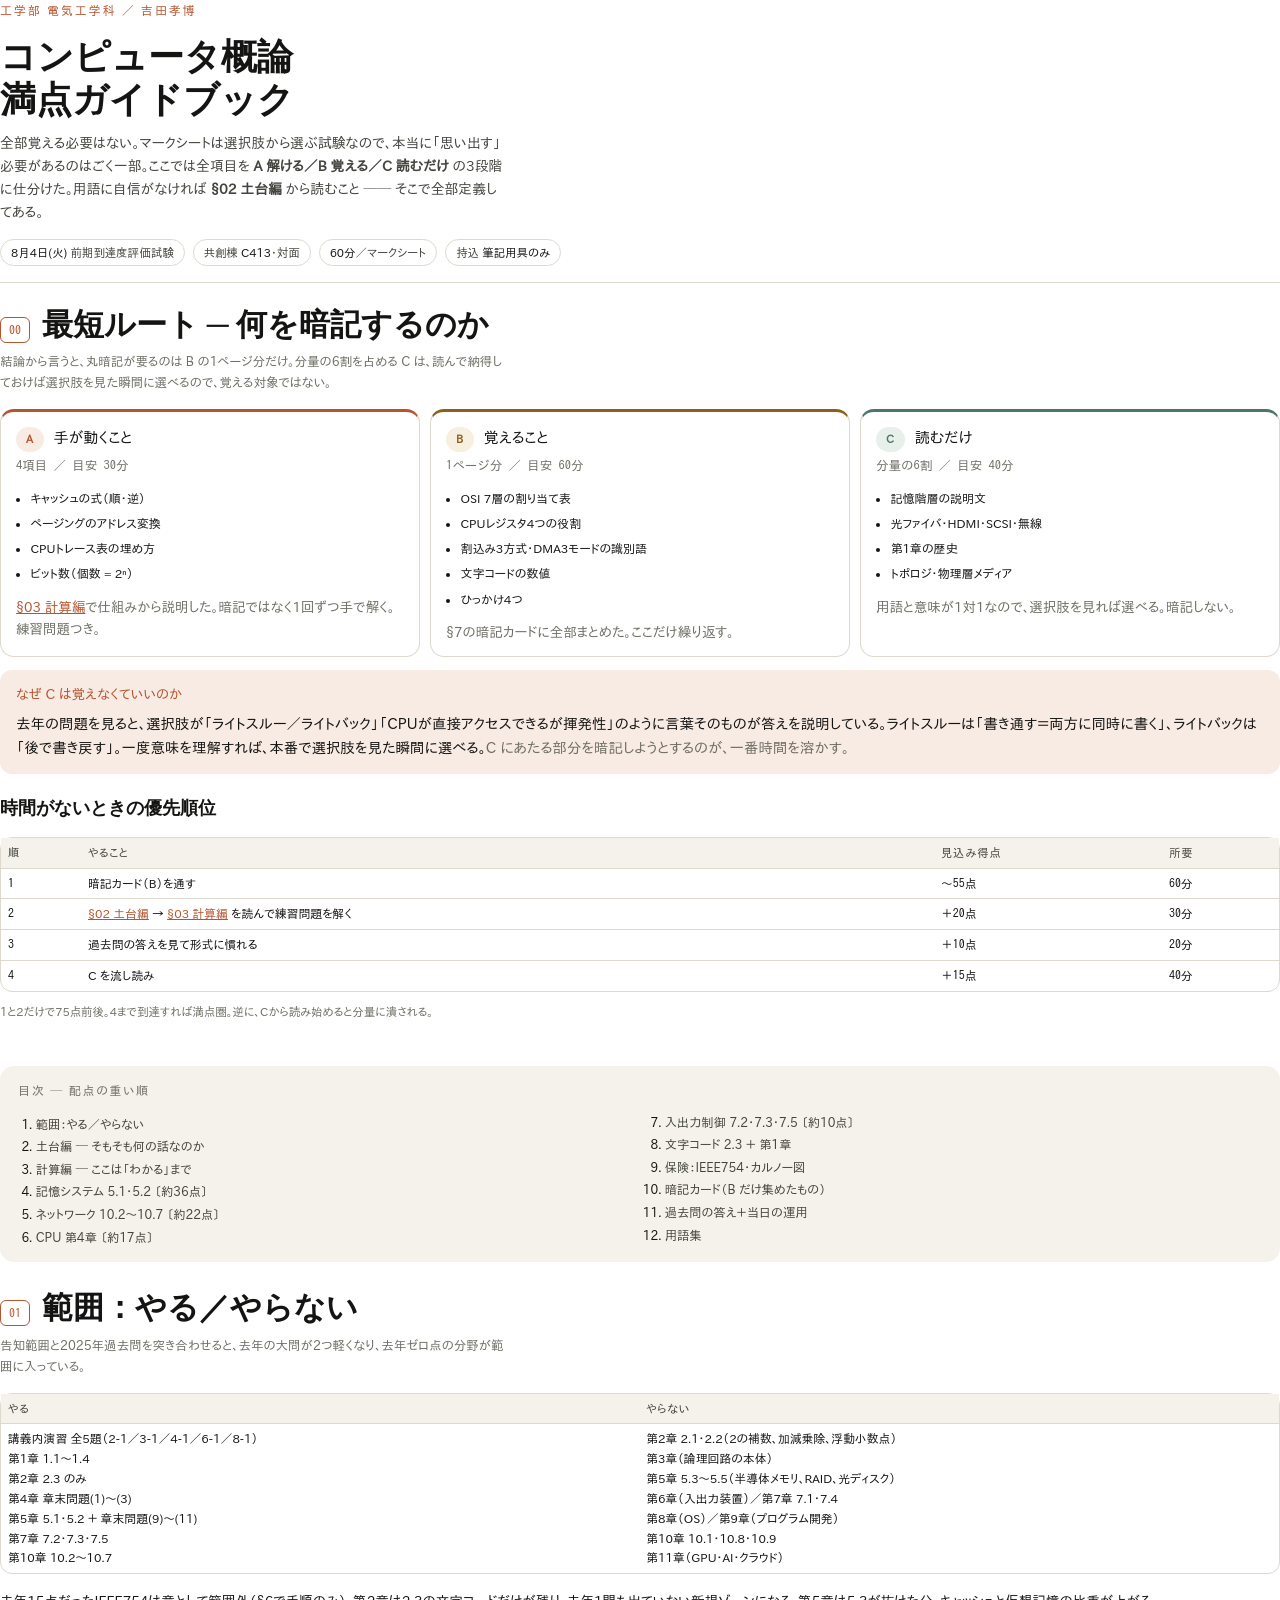
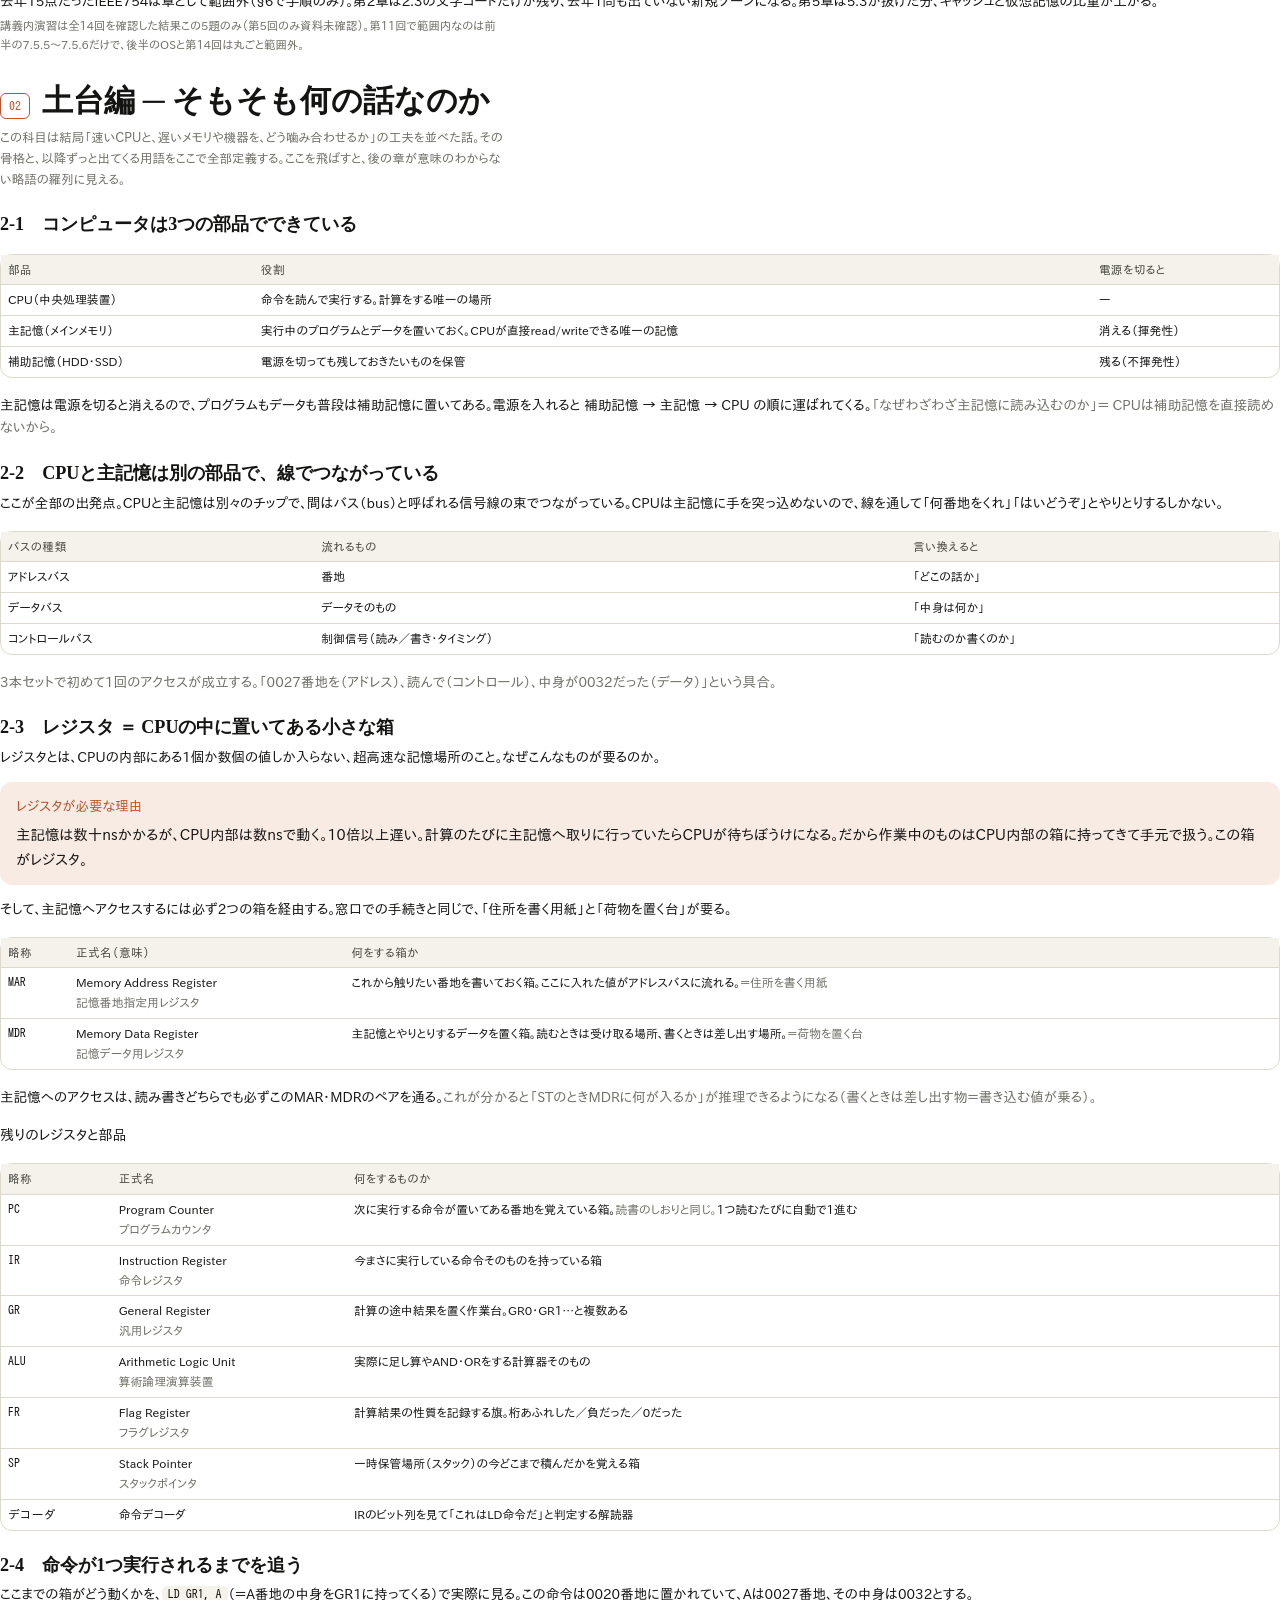
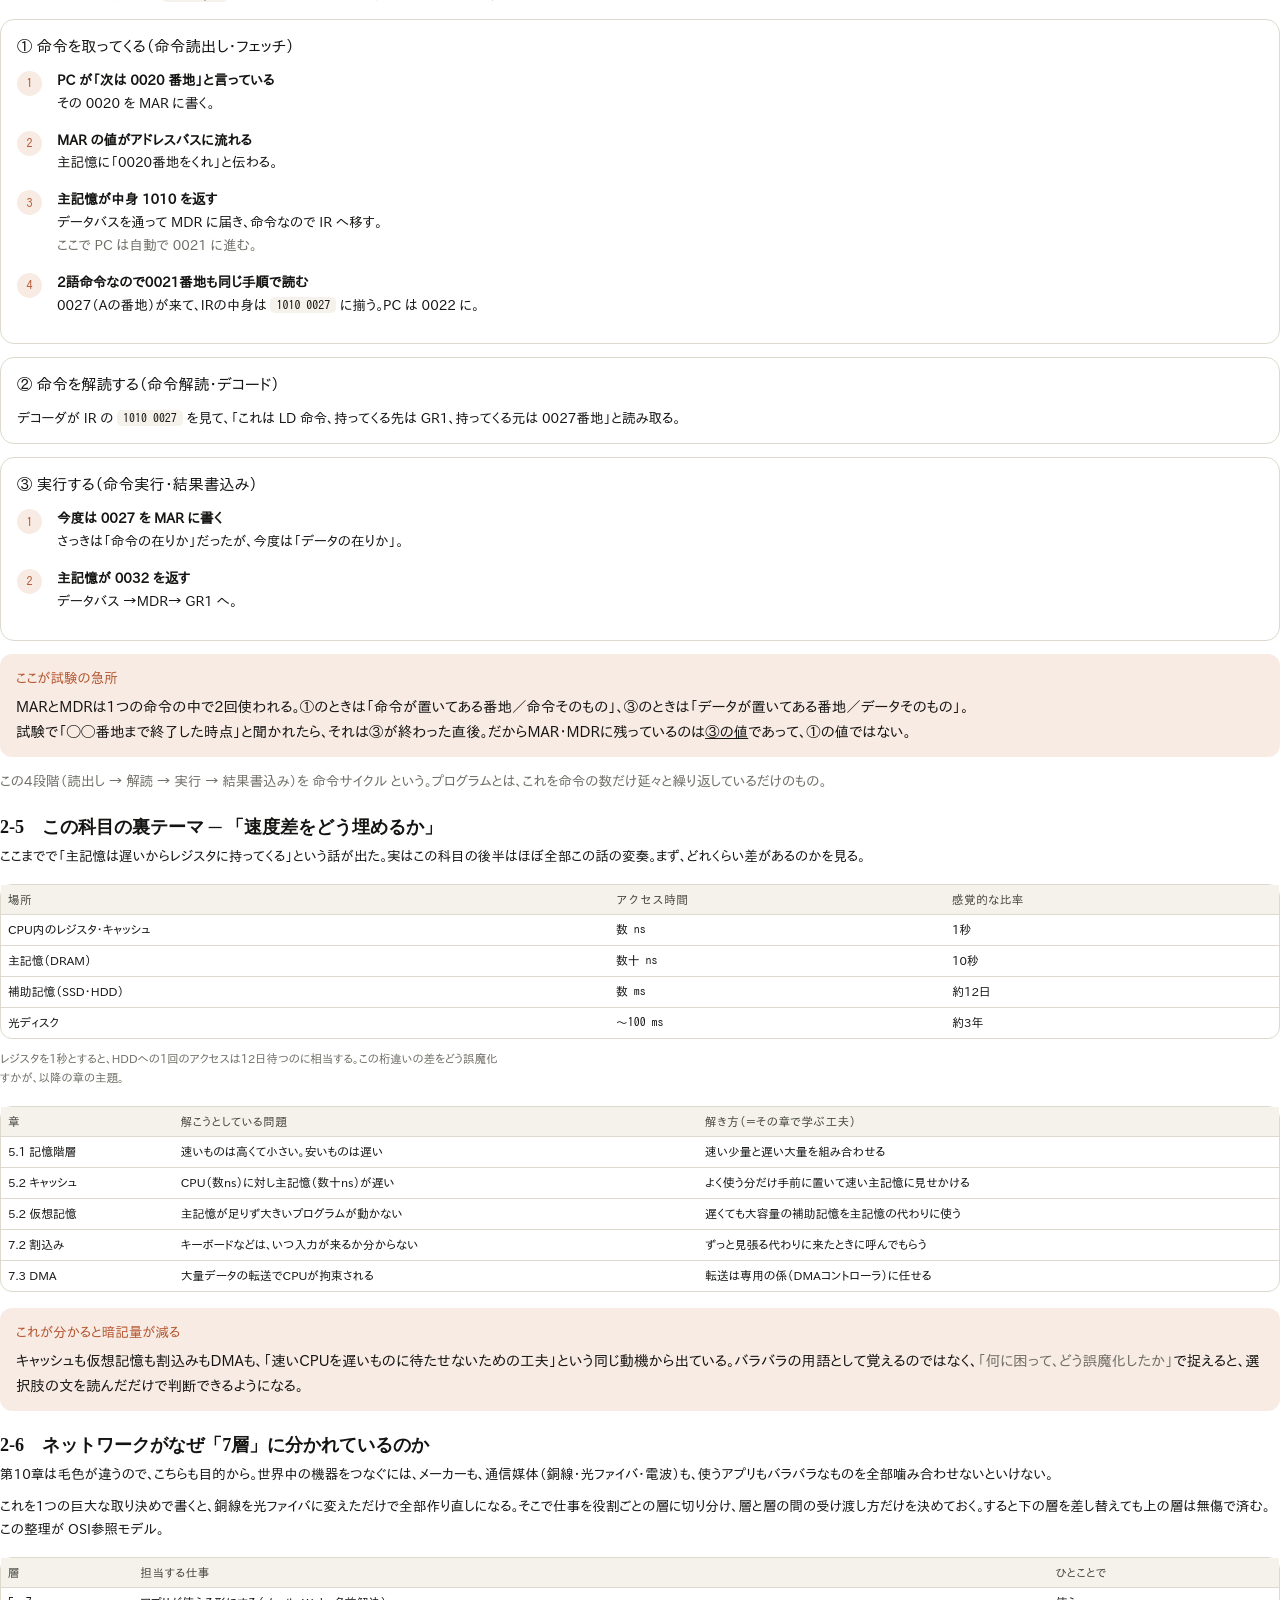
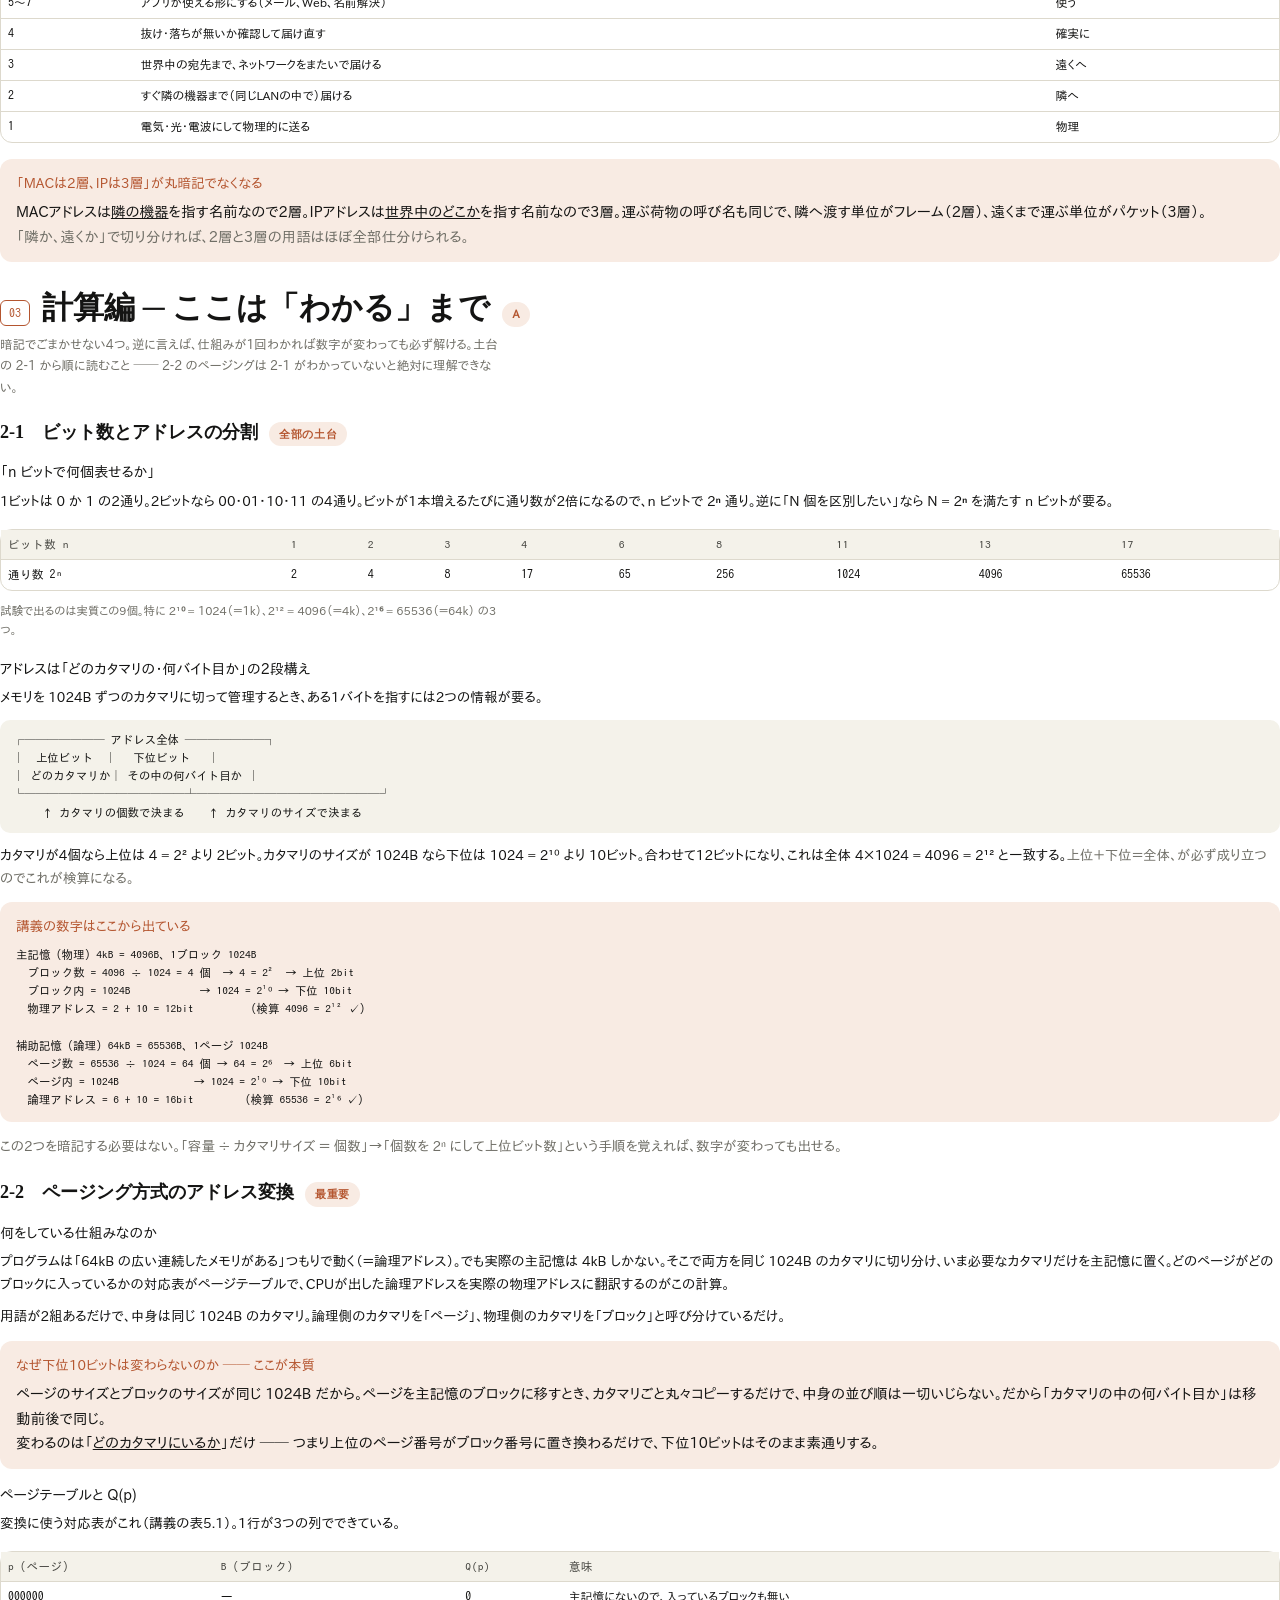
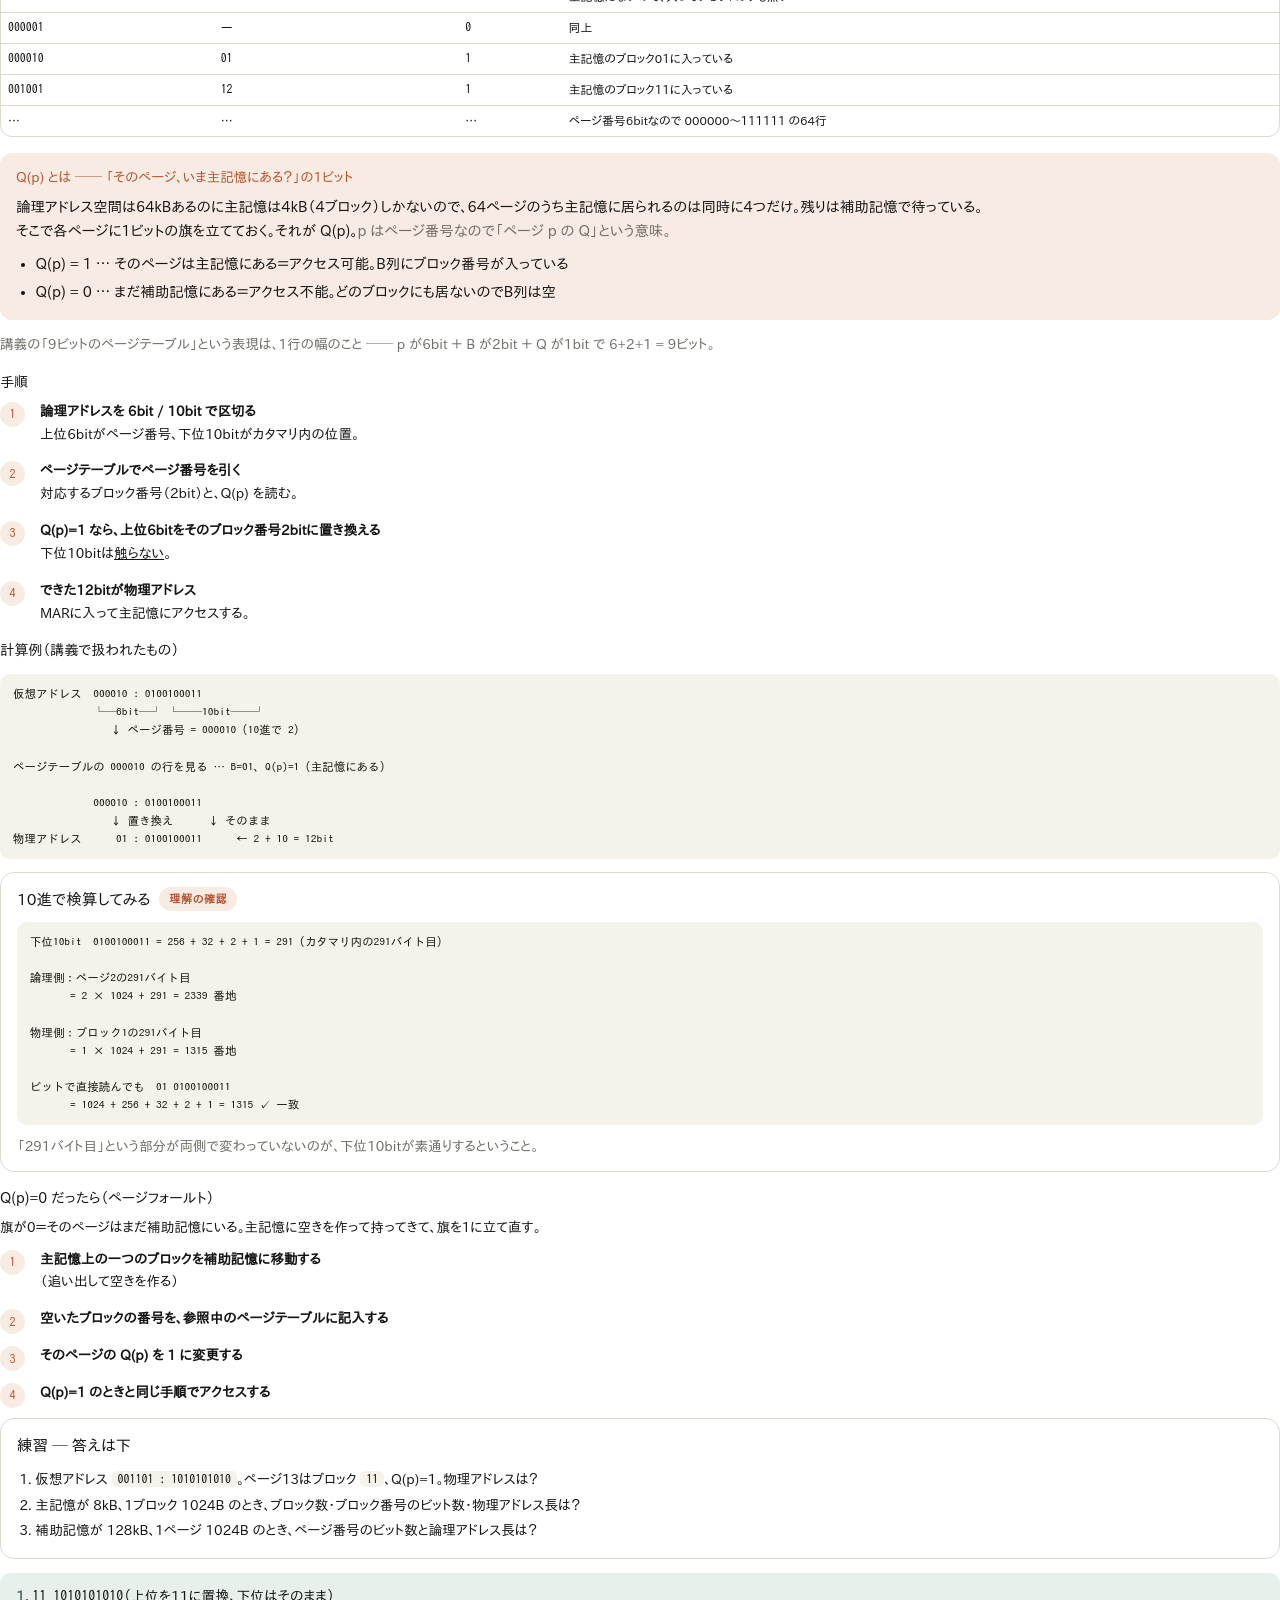
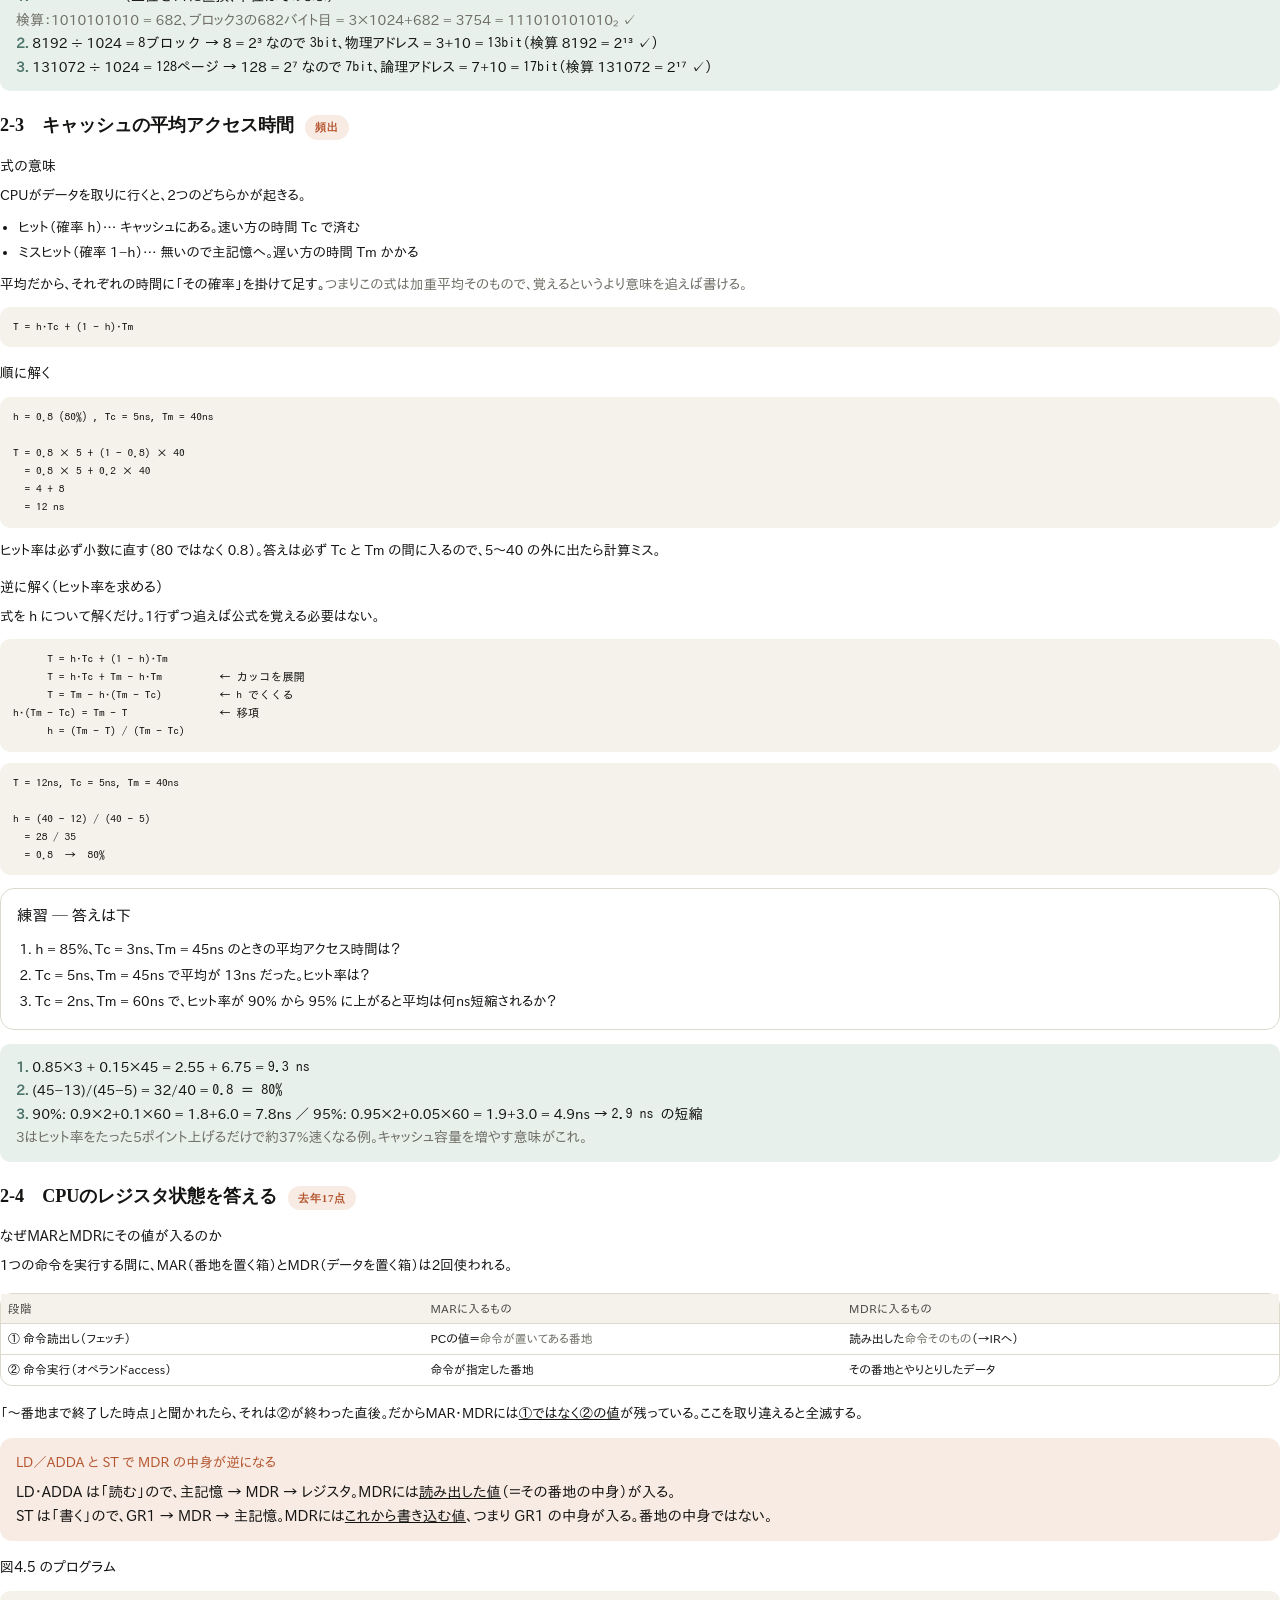
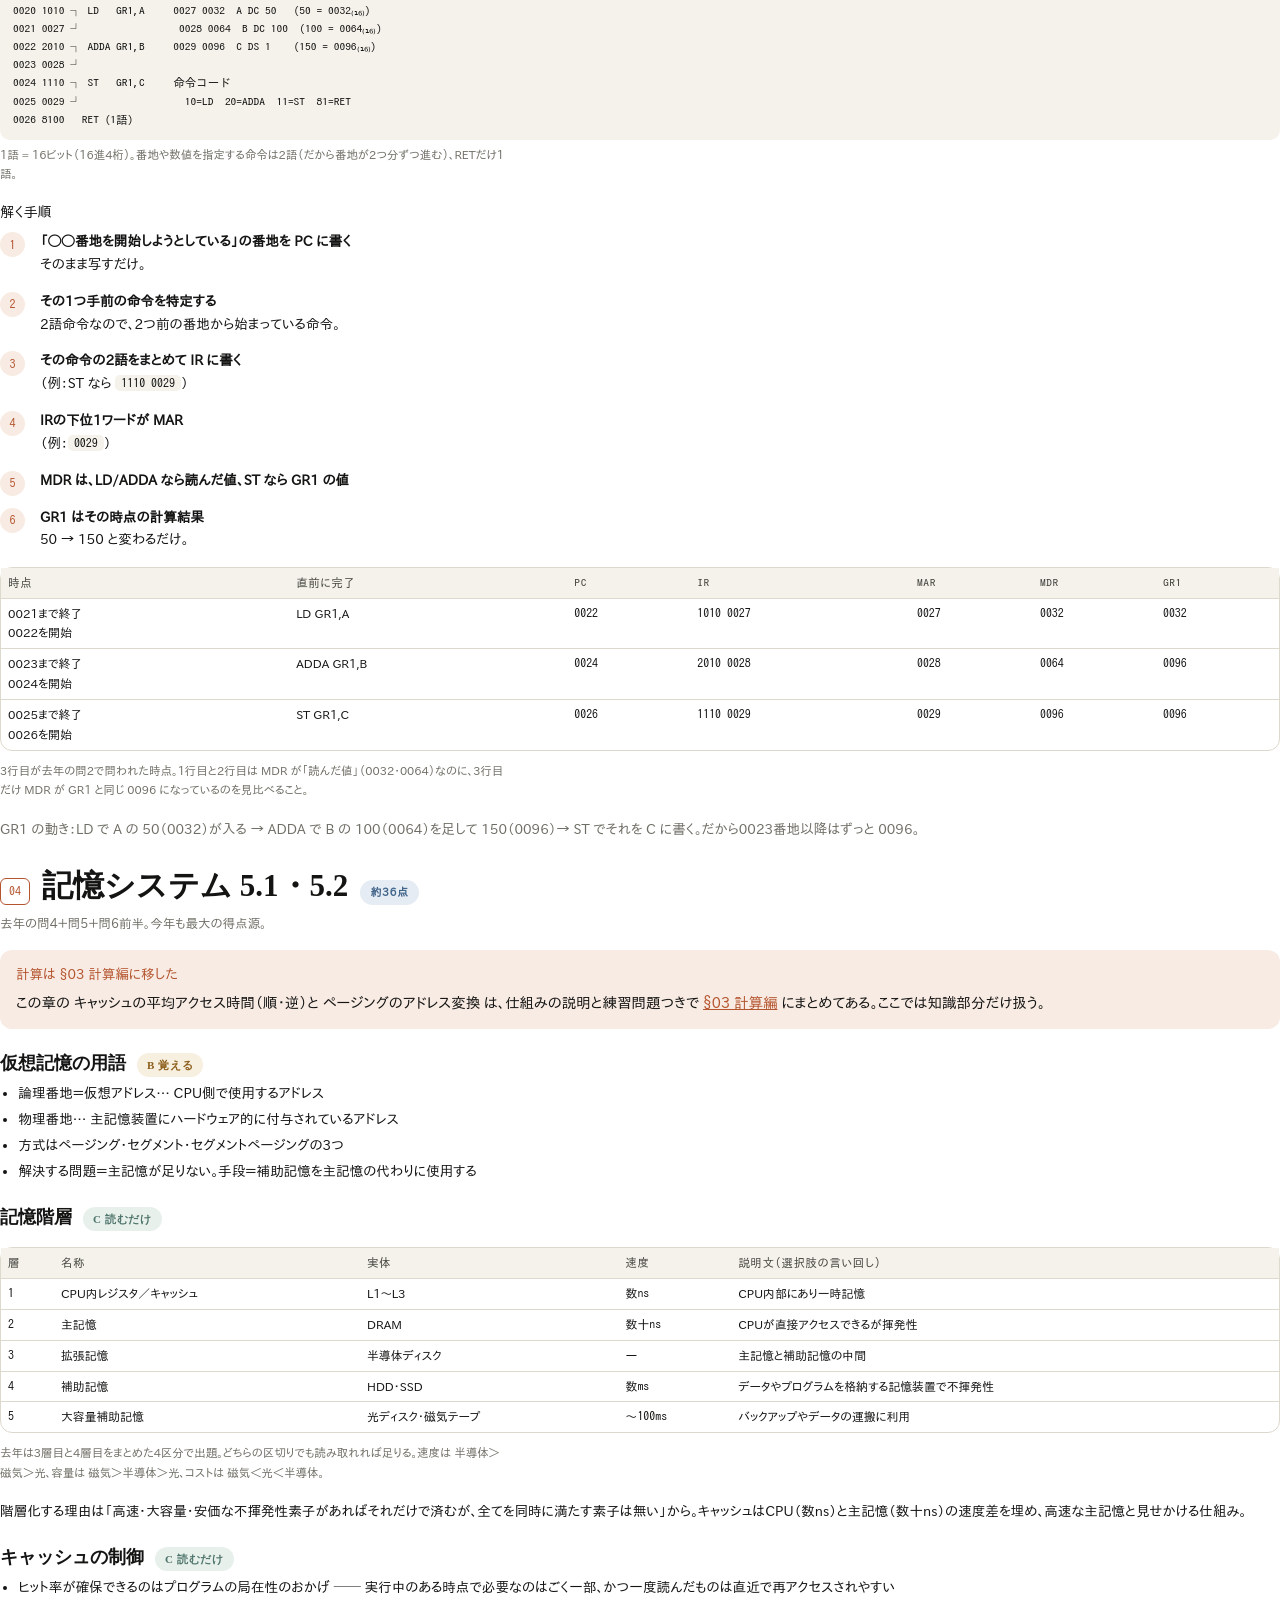
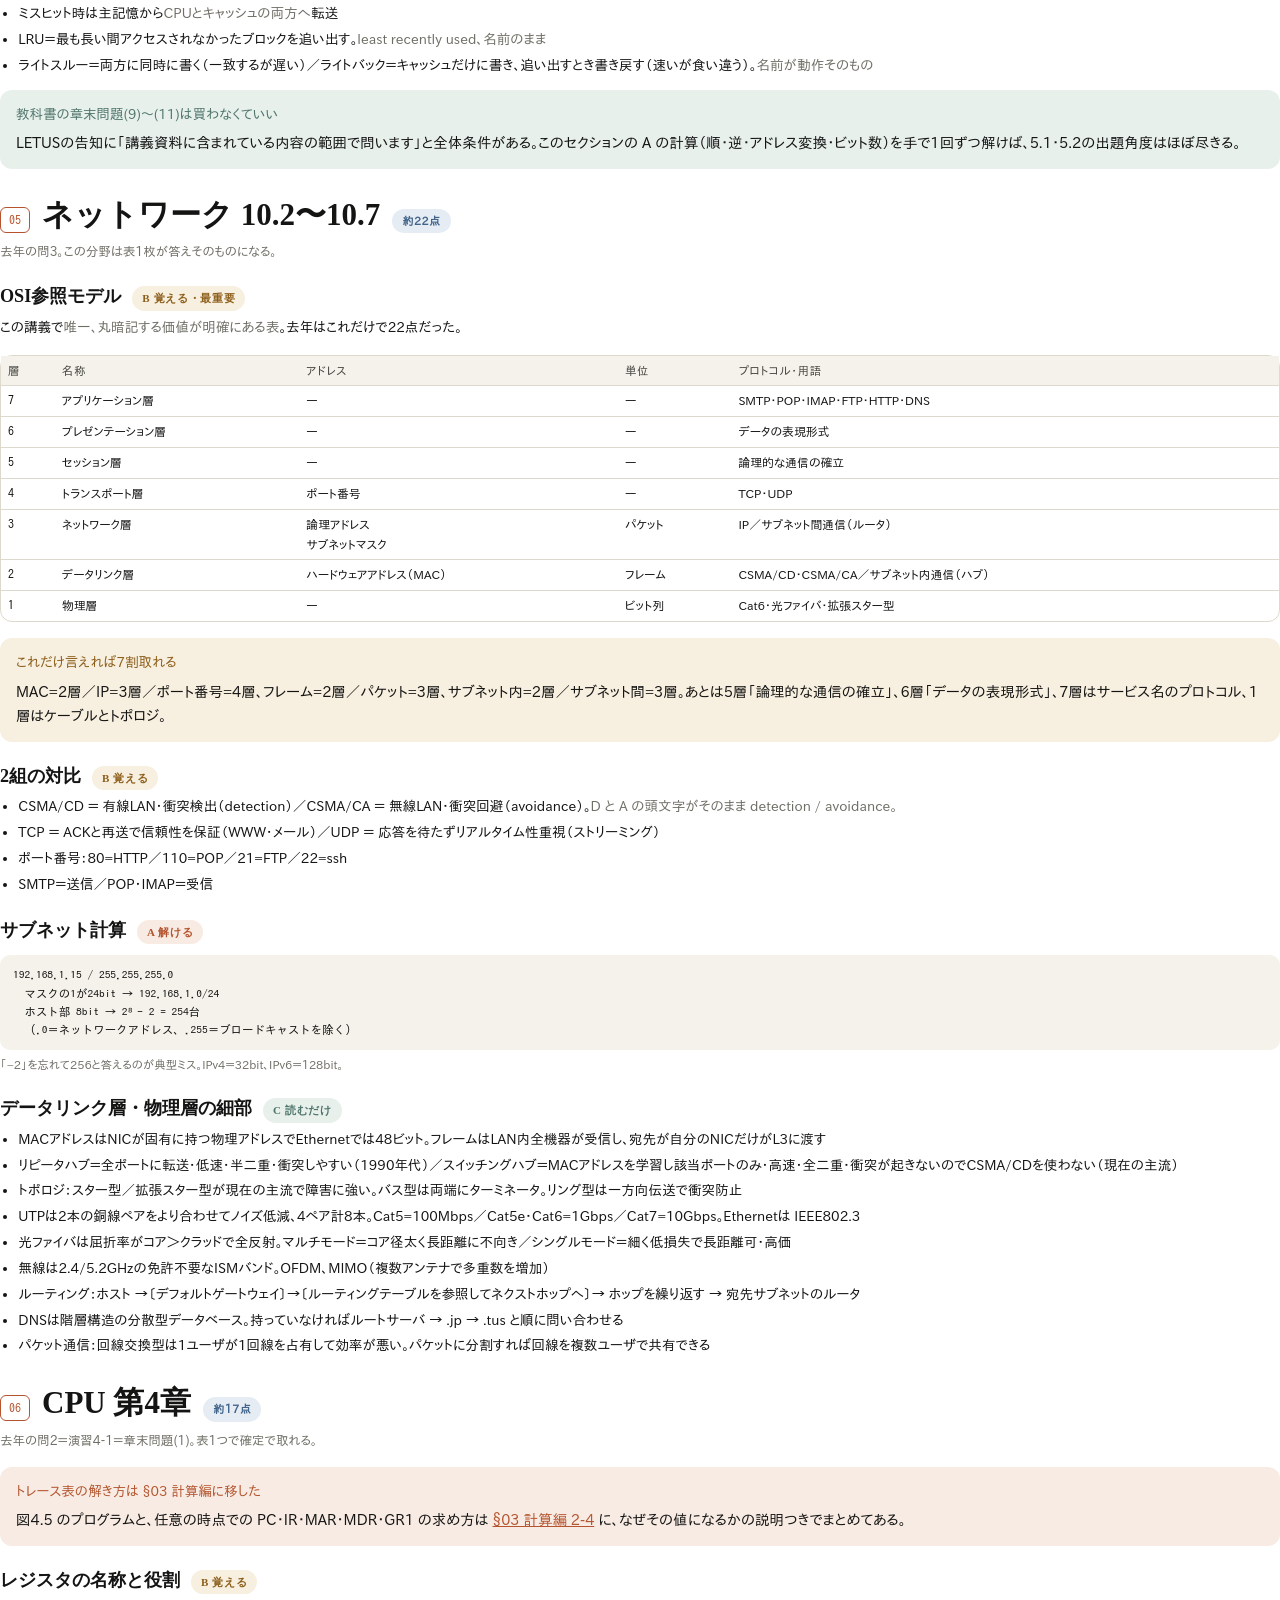
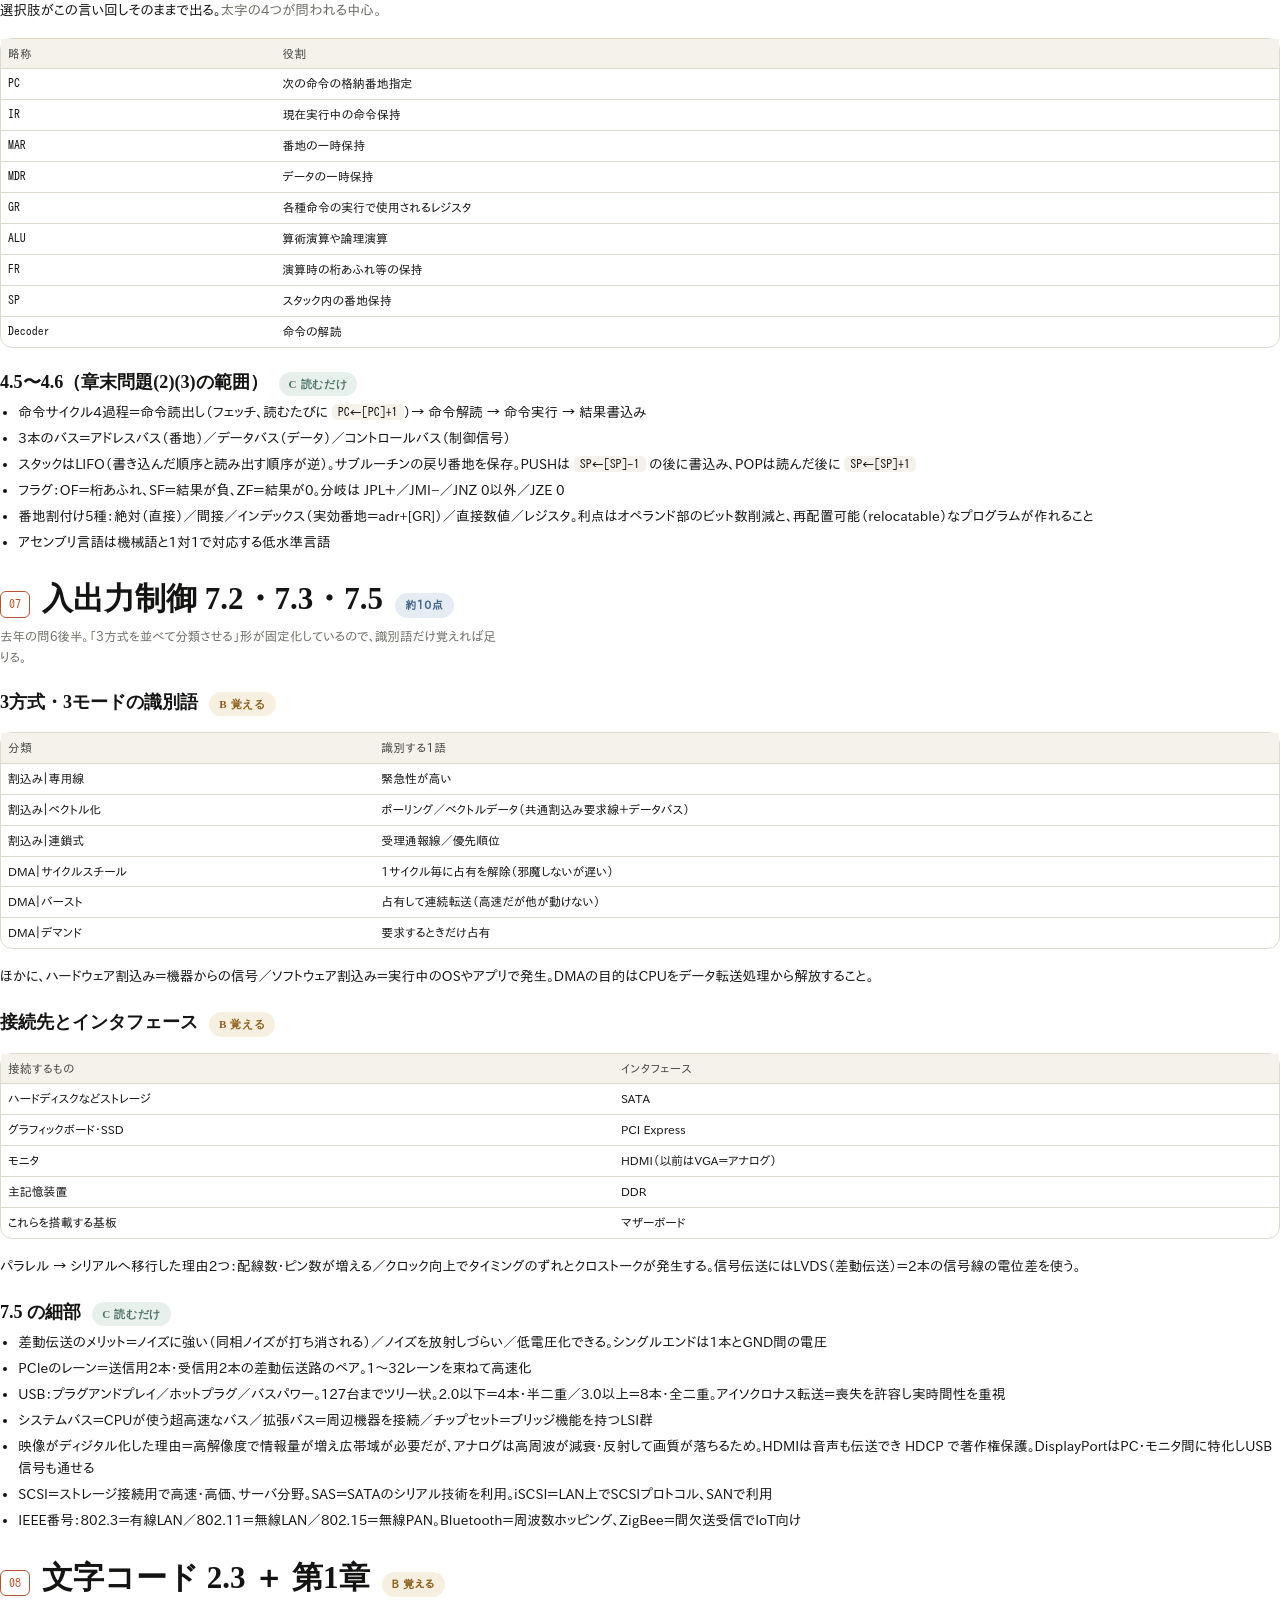
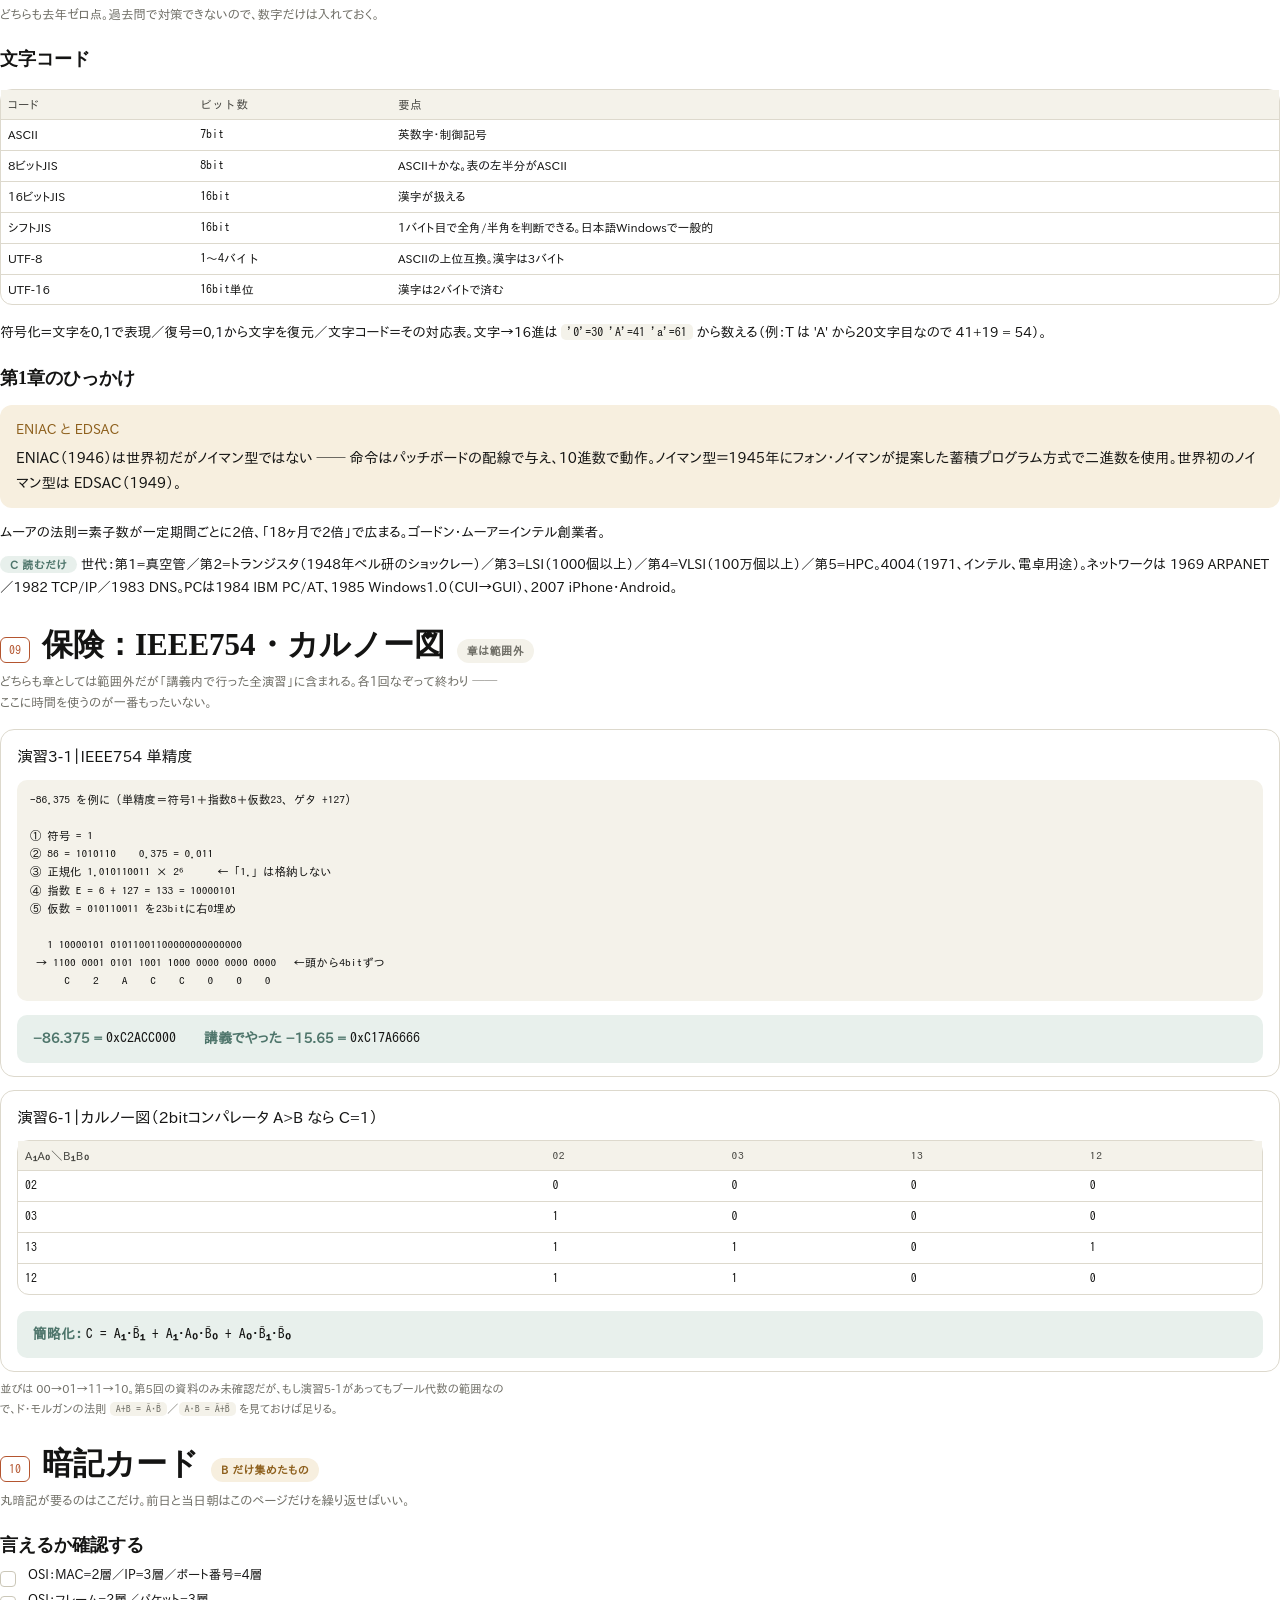
<file: コンピュータ概論_満点ガイドブック_印刷用.html>
<!doctype html><html lang="ja"><head><meta charset="utf-8"><meta name="viewport" content="width=device-width,initial-scale=1"><title>コンピュータ概論 満点ガイドブック</title>
<style>
  :root {
    --bg:#faf9f5; --surface:#ffffff; --surface-2:#f0eee6;
    --ink:#141413; --ink-2:#44443f; --muted:#78776f;
    --rule:#e3e1d8; --rule-2:#d3d0c4;
    --a:#c15f3c;  --a-sf:#f7ebe4;   /* tier A / accent */
    --b:#9a6a24;  --b-sf:#f6efe0;   /* tier B */
    --c:#5b7f76;  --c-sf:#e9f0ed;   /* tier C */
    --slate:#4a6d92; --slate-sf:#e7edf3;
    --shadow:0 1px 2px rgba(20,20,19,.05), 0 6px 20px -12px rgba(20,20,19,.16);
    --serif:"Hiragino Mincho ProN","Yu Mincho","YuMincho","Noto Serif JP",ui-serif,Georgia,serif;
    --sans:-apple-system,BlinkMacSystemFont,"Hiragino Kaku Gothic ProN","Yu Gothic","Noto Sans JP","Segoe UI",Roboto,sans-serif;
    --mono:ui-monospace,SFMono-Regular,"SF Mono",Menlo,Consolas,"Liberation Mono",monospace;
  }
  @media (prefers-color-scheme: dark){
    :root{--bg:#1f1e1d;--surface:#292826;--surface-2:#302f2c;--ink:#f5f4ef;--ink-2:#d5d3cb;--muted:#9b998f;
      --rule:#3d3c38;--rule-2:#4c4a45;--a:#e08b6b;--a-sf:#3a2b25;--b:#d3a45f;--b-sf:#362e20;
      --c:#84b0a4;--c-sf:#24322e;--slate:#8fb0d0;--slate-sf:#26303a;
      --shadow:0 1px 2px rgba(0,0,0,.3),0 8px 24px -14px rgba(0,0,0,.6);}
  }
  :root[data-theme="dark"]{--bg:#1f1e1d;--surface:#292826;--surface-2:#302f2c;--ink:#f5f4ef;--ink-2:#d5d3cb;--muted:#9b998f;
    --rule:#3d3c38;--rule-2:#4c4a45;--a:#e08b6b;--a-sf:#3a2b25;--b:#d3a45f;--b-sf:#362e20;
    --c:#84b0a4;--c-sf:#24322e;--slate:#8fb0d0;--slate-sf:#26303a;
    --shadow:0 1px 2px rgba(0,0,0,.3),0 8px 24px -14px rgba(0,0,0,.6);}
  :root[data-theme="light"]{--bg:#faf9f5;--surface:#ffffff;--surface-2:#f0eee6;--ink:#141413;--ink-2:#44443f;--muted:#78776f;
    --rule:#e3e1d8;--rule-2:#d3d0c4;--a:#c15f3c;--a-sf:#f7ebe4;--b:#9a6a24;--b-sf:#f6efe0;
    --c:#5b7f76;--c-sf:#e9f0ed;--slate:#4a6d92;--slate-sf:#e7edf3;
    --shadow:0 1px 2px rgba(20,20,19,.05),0 6px 20px -12px rgba(20,20,19,.16);}

  *{box-sizing:border-box;}
  body{margin:0;background:var(--bg);color:var(--ink);font-family:var(--sans);
       font-size:16px;line-height:1.8;-webkit-font-smoothing:antialiased;font-feature-settings:"palt" 1;}
  .wrap{max-width:940px;margin:0 auto;padding:0 24px 100px;}

  /* masthead */
  .mast{padding:60px 0 30px;border-bottom:1px solid var(--rule);margin-bottom:40px;}
  .eyebrow{font-size:12px;letter-spacing:.16em;text-transform:uppercase;color:var(--a);font-weight:600;margin:0 0 16px;}
  .mast h1{font-family:var(--serif);font-weight:600;font-size:clamp(31px,5.4vw,50px);line-height:1.2;margin:0 0 14px;text-wrap:balance;}
  .mast .lede{font-size:16.5px;color:var(--ink-2);max-width:58ch;margin:0 0 24px;}
  .meta{display:flex;flex-wrap:wrap;gap:8px;}
  .meta div{background:var(--surface);border:1px solid var(--rule);border-radius:999px;
            padding:6px 15px;font-size:13px;color:var(--ink-2);box-shadow:var(--shadow);}
  .meta div b{color:var(--ink);font-weight:600;}

  /* tier badges */
  .tier{font-size:11px;font-weight:700;letter-spacing:.06em;padding:3px 10px;border-radius:999px;
        flex:none;line-height:1.7;white-space:nowrap;}
  .tA{background:var(--a-sf);color:var(--a);}
  .tB{background:var(--b-sf);color:var(--b);}
  .tC{background:var(--c-sf);color:var(--c);}
  .tOut{background:var(--surface-2);color:var(--muted);}
  .tPts{background:var(--slate-sf);color:var(--slate);}

  /* route board */
  .route{display:grid;grid-template-columns:repeat(auto-fit,minmax(250px,1fr));gap:16px;margin:26px 0 10px;}
  .lane{background:var(--surface);border:1px solid var(--rule);border-radius:14px;padding:20px 22px;box-shadow:var(--shadow);}
  .lane.A{border-top:3px solid var(--a);}
  .lane.B{border-top:3px solid var(--b);}
  .lane.C{border-top:3px solid var(--c);}
  .lane h4{margin:0 0 3px;font-size:15px;font-weight:600;}
  .lane .time{font-family:var(--mono);font-size:12.5px;color:var(--muted);margin:0 0 12px;}
  .lane ul{margin:0;padding-left:1.2em;font-size:14px;}
  .lane li{margin:5px 0;}

  .toc{background:var(--surface-2);border-radius:14px;padding:20px 26px;margin:34px 0 48px;}
  .toc h2{font-size:12px;letter-spacing:.14em;text-transform:uppercase;color:var(--muted);margin:0 0 12px;font-weight:600;}
  .toc ol{margin:0;padding-left:1.3em;columns:2;column-gap:32px;}
  @media (max-width:640px){.toc ol{columns:1;}}
  .toc li{margin:4px 0;font-size:14px;}
  .toc a{color:var(--ink-2);text-decoration:none;border-bottom:1px solid transparent;}
  .toc a:hover,.toc a:focus-visible{color:var(--a);border-bottom-color:var(--a);}

  section{margin-bottom:68px;scroll-margin-top:20px;}
  .sec-head{display:flex;align-items:baseline;gap:12px;margin-bottom:6px;flex-wrap:wrap;}
  .sec-num{font-family:var(--mono);font-size:12px;color:var(--a);font-weight:600;
           border:1px solid var(--a);border-radius:6px;padding:2px 8px;flex:none;}
  h2.sec-title{font-family:var(--serif);font-size:clamp(23px,3.3vw,31px);font-weight:600;margin:0;line-height:1.3;text-wrap:balance;}
  .sec-sub{color:var(--muted);font-size:14.5px;margin:0 0 28px;max-width:64ch;}

  h3{font-family:var(--serif);font-size:19.5px;font-weight:600;margin:38px 0 6px;line-height:1.4;
     display:flex;align-items:baseline;gap:11px;flex-wrap:wrap;text-wrap:balance;}
  h4{font-size:15px;font-weight:600;margin:24px 0 8px;display:flex;align-items:baseline;gap:10px;flex-wrap:wrap;}
  p{margin:0 0 14px;max-width:70ch;}
  ul,ol{margin:0 0 14px;padding-left:1.35em;max-width:70ch;}
  li{margin:5px 0;}
  a{color:var(--a);}
  code{font-family:var(--mono);font-size:.88em;background:var(--surface-2);padding:2px 6px;border-radius:5px;font-feature-settings:"tnum" 1;}
  /* emphasis is rationed: only tier A/B facts are bold */
  strong{font-weight:600;}
  em{font-style:normal;color:var(--muted);}

  .card{background:var(--surface);border:1px solid var(--rule);border-radius:14px;
        padding:22px 26px;margin:20px 0;box-shadow:var(--shadow);}
  .card>:first-child{margin-top:0;} .card>:last-child{margin-bottom:0;}
  .card-title{font-size:15.5px;font-weight:600;margin:0 0 10px;display:flex;align-items:center;gap:9px;flex-wrap:wrap;}

  .call{border-radius:12px;padding:17px 21px;margin:18px 0;font-size:14.5px;}
  .call>:first-child{margin-top:0;} .call>:last-child{margin-bottom:0;}
  .call-h{font-weight:600;font-size:13.5px;margin:0 0 6px;}
  .cA{background:var(--a-sf);} .cA .call-h{color:var(--a);}
  .cB{background:var(--b-sf);} .cB .call-h{color:var(--b);}
  .cC{background:var(--c-sf);} .cC .call-h{color:var(--c);}

  .scroll{overflow-x:auto;margin:16px 0;border:1px solid var(--rule);border-radius:12px;background:var(--surface);}
  table{border-collapse:collapse;width:100%;font-size:13.5px;min-width:500px;}
  th,td{padding:10px 14px;text-align:left;vertical-align:top;border-bottom:1px solid var(--rule);}
  thead th{background:var(--surface-2);font-size:11.5px;letter-spacing:.05em;font-weight:600;color:var(--ink-2);white-space:nowrap;}
  tbody tr:last-child td{border-bottom:none;}
  td.num,th.num{font-family:var(--mono);font-variant-numeric:tabular-nums;white-space:nowrap;}
  .cap{font-size:12.5px;color:var(--muted);margin:-6px 0 18px;max-width:70ch;}

  pre.work{font-family:var(--mono);font-size:13px;line-height:1.7;background:var(--surface-2);
           border-radius:10px;padding:16px 18px;overflow-x:auto;margin:16px 0;
           font-variant-numeric:tabular-nums;color:var(--ink);}
  .ans{background:var(--c-sf);border-radius:10px;padding:12px 16px;margin:14px 0;font-size:14px;}
  .ans b{color:var(--c);}
  .ans .k{font-family:var(--mono);font-weight:600;font-variant-numeric:tabular-nums;}

  .grid2{display:grid;grid-template-columns:repeat(auto-fit,minmax(265px,1fr));gap:18px;margin:20px 0;}
  .grid2 .card{margin:0;}


  ol.steps{list-style:none;padding:0;counter-reset:s;max-width:none;}
  ol.steps>li{counter-increment:s;position:relative;padding-left:40px;margin:0 0 14px;}
  ol.steps>li::before{content:counter(s);position:absolute;left:0;top:2px;width:25px;height:25px;
    border-radius:50%;background:var(--a-sf);color:var(--a);font-family:var(--mono);
    font-size:12px;font-weight:600;display:flex;align-items:center;justify-content:center;}
  ol.steps>li b{display:block;}
  ul.check{list-style:none;padding:0;max-width:none;}
  ul.check li{position:relative;padding-left:28px;margin:8px 0;font-size:14.5px;}
  ul.check li::before{content:"";position:absolute;left:0;top:7px;width:14px;height:14px;
    border:1.5px solid var(--rule-2);border-radius:4px;}

  footer{border-top:1px solid var(--rule);padding-top:28px;margin-top:16px;font-size:13px;color:var(--muted);}
  a:focus-visible{outline:2px solid var(--a);outline-offset:3px;border-radius:3px;}
  @media (prefers-reduced-motion:reduce){*{transition:none!important;animation:none!important;}}
  @media (max-width:640px){.card,.lane{padding:18px 16px;}.wrap{padding:0 16px 70px;}.mast{padding:38px 0 24px;}}
</style><style>
:root, :root[data-theme="light"], :root[data-theme="dark"] {
  --bg:#ffffff; --surface:#ffffff; --surface-2:#f4f2ea;
  --ink:#141413; --ink-2:#44443f; --muted:#6f6e66;
  --rule:#ddd9cd; --rule-2:#cbc7b8;
  --a:#b4552f; --a-sf:#f8ebe3; --b:#8d5f1c; --b-sf:#f7efdf;
  --c:#4e756b; --c-sf:#e8f0ec; --slate:#41648a; --slate-sf:#e6ecf3;
  --shadow:none;
  --serif:"IPAPMincho","IPAMincho",serif;
  --sans:"IPAPGothic","IPAGothic",sans-serif;
  --mono:"IPAGothic",monospace;
}
@page { size:A4; margin:14mm 13mm 16mm; }
html,body { background:#fff !important; }
body { font-size:10.2pt; line-height:1.68; -webkit-print-color-adjust:exact; print-color-adjust:exact; }
.wrap { max-width:none; padding:0; }
.scroll { overflow:visible !important; box-shadow:none; }
table { min-width:0 !important; width:100%; font-size:8.9pt; table-layout:auto; }
th,td { padding:5px 7px; word-break:normal; overflow-wrap:anywhere; }
thead { display:table-header-group; }
tr,img { break-inside:avoid; page-break-inside:avoid; }
.card,.call,.lane,.scroll,pre.work,.ans { break-inside:avoid; page-break-inside:avoid; box-shadow:none; }
h2.sec-title,h3,h4 { break-after:avoid; page-break-after:avoid; }
ol.steps > li { break-inside:avoid; page-break-inside:avoid; }
section { break-inside:auto; margin-bottom:26px; }
.mast { padding:0 0 16px; margin-bottom:22px; }
.mast h1 { font-size:27pt; margin-bottom:9px; }
.mast .lede { font-size:10.4pt; margin-bottom:14px; }
.meta div { padding:3px 10px; font-size:8.6pt; }
.toc { margin:20px 0 26px; padding:14px 18px; }
.toc li { font-size:9.2pt; margin:2px 0; }
.route { gap:10px; margin:16px 0 8px; }
.lane { padding:13px 15px; } .lane ul { font-size:9pt; }
h3 { font-size:13.6pt; margin:22px 0 5px; }
h4 { font-size:10.6pt; margin:15px 0 5px; }
p,ul,ol { margin-bottom:9px; max-width:none; }
li { margin:3px 0; }
.sec-sub { margin-bottom:16px; font-size:9.4pt; }
.card,.call { padding:13px 16px; margin:13px 0; }
pre.work { font-size:8.6pt; padding:11px 13px; margin:11px 0; line-height:1.58; }
.cap { font-size:8.6pt; }
ul.check li { font-size:9.4pt; margin:4px 0; }
.grid2 { gap:12px; }
footer { padding-top:16px; font-size:8.6pt; }
#base,#calc,#s7,#gloss { break-before:page; page-break-before:always; }
</style></head><body>

<div class="wrap">

<header class="mast">
  <p class="eyebrow">工学部 電気工学科 ／ 吉田孝博</p>
  <h1>コンピュータ概論<br>満点ガイドブック</h1>
  <p class="lede">全部覚える必要はない。マークシートは選択肢から選ぶ試験なので、本当に「思い出す」必要があるのはごく一部。ここでは全項目を <b>A 解ける／B 覚える／C 読むだけ</b> の3段階に仕分けた。用語に自信がなければ <b>§02 土台編</b> から読むこと ── そこで全部定義してある。</p>
  <div class="meta">
    <div><b>8月4日(火)</b> 前期到達度評価試験</div>
    <div>共創棟 <b>C413</b>・対面</div>
    <div><b>60分</b>／マークシート</div>
    <div>持込 <b>筆記用具のみ</b></div>
  </div>
</header>

<!-- ============ ROUTE ============ -->
<section id="s0" style="margin-bottom:44px">
  <div class="sec-head"><span class="sec-num">00</span><h2 class="sec-title">最短ルート ─ 何を暗記するのか</h2></div>
  <p class="sec-sub">結論から言うと、丸暗記が要るのは B の1ページ分だけ。分量の6割を占める C は、読んで納得しておけば選択肢を見た瞬間に選べるので、覚える対象ではない。</p>

  <div class="route">
    <div class="lane A">
      <h4><span class="tier tA">A</span> 手が動くこと</h4>
      <p class="time">4項目 ／ 目安 30分</p>
      <ul>
        <li>キャッシュの式（順・逆）</li>
        <li>ページングのアドレス変換</li>
        <li>CPUトレース表の埋め方</li>
        <li>ビット数（個数 = 2ⁿ）</li>
      </ul>
      <p style="font-size:13.5px;color:var(--muted);margin:12px 0 0"><a href="#calc">§03 計算編</a>で仕組みから説明した。<em>暗記ではなく1回ずつ手で解く。</em>練習問題つき。</p>
    </div>
    <div class="lane B">
      <h4><span class="tier tB">B</span> 覚えること</h4>
      <p class="time">1ページ分 ／ 目安 60分</p>
      <ul>
        <li>OSI 7層の割り当て表</li>
        <li>CPUレジスタ4つの役割</li>
        <li>割込み3方式・DMA3モードの識別語</li>
        <li>文字コードの数値</li>
        <li>ひっかけ4つ</li>
      </ul>
      <p style="font-size:13.5px;color:var(--muted);margin:12px 0 0">§7の暗記カードに全部まとめた。<em>ここだけ繰り返す。</em></p>
    </div>
    <div class="lane C">
      <h4><span class="tier tC">C</span> 読むだけ</h4>
      <p class="time">分量の6割 ／ 目安 40分</p>
      <ul>
        <li>記憶階層の説明文</li>
        <li>光ファイバ・HDMI・SCSI・無線</li>
        <li>第1章の歴史</li>
        <li>トポロジ・物理層メディア</li>
      </ul>
      <p style="font-size:13.5px;color:var(--muted);margin:12px 0 0">用語と意味が1対1なので、<em>選択肢を見れば選べる</em>。暗記しない。</p>
    </div>
  </div>

  <div class="call cA">
    <p class="call-h">なぜ C は覚えなくていいのか</p>
    <p>去年の問題を見ると、選択肢が「ライトスルー／ライトバック」「CPUが直接アクセスできるが揮発性」のように<strong>言葉そのものが答えを説明している</strong>。ライトスルーは「書き通す＝両方に同時に書く」、ライトバックは「後で書き戻す」。一度意味を理解すれば、本番で選択肢を見た瞬間に選べる。<em>C にあたる部分を暗記しようとするのが、一番時間を溶かす。</em></p>
  </div>

  <h3>時間がないときの優先順位</h3>
  <div class="scroll">
  <table>
    <thead><tr><th>順</th><th>やること</th><th class="num">見込み得点</th><th class="num">所要</th></tr></thead>
    <tbody>
      <tr><td class="num">1</td><td>暗記カード（B）を通す</td><td class="num">〜55点</td><td class="num">60分</td></tr>
      <tr><td class="num">2</td><td><a href="#base">§02 土台編</a> →  <a href="#calc">§03 計算編</a> を読んで練習問題を解く</td><td class="num">＋20点</td><td class="num">30分</td></tr>
      <tr><td class="num">3</td><td>過去問の答えを見て形式に慣れる</td><td class="num">＋10点</td><td class="num">20分</td></tr>
      <tr><td class="num">4</td><td>C を流し読み</td><td class="num">＋15点</td><td class="num">40分</td></tr>
    </tbody>
  </table>
  </div>
  <p class="cap">1と2だけで75点前後。4まで到達すれば満点圏。逆に、Cから読み始めると分量に潰される。</p>
</section>

<nav class="toc">
  <h2>目次 ─ 配点の重い順</h2>
  <ol>
    <li><a href="#s00">範囲：やる／やらない</a></li>
    <li><a href="#base">土台編 ─ そもそも何の話なのか</a></li>
    <li><a href="#calc">計算編 ─ ここは「わかる」まで</a></li>
    <li><a href="#s1">記憶システム 5.1・5.2 〔約36点〕</a></li>
    <li><a href="#s2">ネットワーク 10.2〜10.7 〔約22点〕</a></li>
    <li><a href="#s3">CPU 第4章 〔約17点〕</a></li>
    <li><a href="#s4">入出力制御 7.2・7.3・7.5 〔約10点〕</a></li>
    <li><a href="#s5">文字コード 2.3 ＋ 第1章</a></li>
    <li><a href="#s6">保険：IEEE754・カルノー図</a></li>
    <li><a href="#s7">暗記カード（B だけ集めたもの）</a></li>
    <li><a href="#s8">過去問の答え＋当日の運用</a></li>
    <li><a href="#gloss">用語集</a></li>
  </ol>
</nav>

<!-- ============ 範囲 ============ -->
<section id="s00">
  <div class="sec-head"><span class="sec-num">01</span><h2 class="sec-title">範囲：やる／やらない</h2></div>
  <p class="sec-sub">告知範囲と2025年過去問を突き合わせると、去年の大問が2つ軽くなり、去年ゼロ点の分野が範囲に入っている。</p>
  <div class="scroll">
  <table>
    <thead><tr><th>やる</th><th>やらない</th></tr></thead>
    <tbody><tr>
      <td>
        <strong>講義内演習 全5題</strong>（2-1／3-1／4-1／6-1／8-1）<br>
        第1章 1.1〜1.4<br>
        第2章 <strong>2.3 のみ</strong><br>
        第4章 章末問題(1)〜(3)<br>
        第5章 <strong>5.1・5.2</strong> ＋ 章末問題(9)〜(11)<br>
        第7章 <strong>7.2・7.3・7.5</strong><br>
        第10章 <strong>10.2〜10.7</strong>
      </td>
      <td>
        第2章 2.1・2.2（2の補数、加減乗除、浮動小数点）<br>
        第3章（論理回路の本体）<br>
        第5章 5.3〜5.5（半導体メモリ、RAID、光ディスク）<br>
        第6章（入出力装置）／第7章 7.1・7.4<br>
        第8章（OS）／第9章（プログラム開発）<br>
        第10章 10.1・10.8・10.9<br>
        第11章（GPU・AI・クラウド）
      </td>
    </tr></tbody>
  </table>
  </div>
  <p>去年15点だったIEEE754は章として範囲外（§6で手順のみ）。第2章は2.3の文字コードだけが残り、去年1問も出ていない新規ゾーンになる。第5章は5.3が抜けた分、キャッシュと仮想記憶の比重が上がる。</p>
  <p class="cap">講義内演習は全14回を確認した結果この5題のみ（第5回のみ資料未確認）。第11回で範囲内なのは前半の7.5.5〜7.5.6だけで、後半のOSと第14回は丸ごと範囲外。</p>
</section>

<!-- ============ 土台編 ============ -->
<section id="base">
  <div class="sec-head"><span class="sec-num">02</span><h2 class="sec-title">土台編 ─ そもそも何の話なのか</h2></div>
  <p class="sec-sub">この科目は結局「速いCPUと、遅いメモリや機器を、どう噛み合わせるか」の工夫を並べた話。その骨格と、以降ずっと出てくる用語をここで全部定義する。ここを飛ばすと、後の章が意味のわからない略語の羅列に見える。</p>

  <h3>2-1　コンピュータは3つの部品でできている</h3>
  <div class="scroll">
  <table>
    <thead><tr><th>部品</th><th>役割</th><th>電源を切ると</th></tr></thead>
    <tbody>
      <tr><td><strong>CPU</strong>（中央処理装置）</td><td>命令を読んで実行する。<strong>計算をする唯一の場所</strong></td><td>―</td></tr>
      <tr><td><strong>主記憶</strong>（メインメモリ）</td><td>実行中のプログラムとデータを置いておく。<strong>CPUが直接read/writeできる唯一の記憶</strong></td><td><strong>消える</strong>（揮発性）</td></tr>
      <tr><td><strong>補助記憶</strong>（HDD・SSD）</td><td>電源を切っても残しておきたいものを保管</td><td>残る（不揮発性）</td></tr>
    </tbody>
  </table>
  </div>
  <p>主記憶は電源を切ると消えるので、プログラムもデータも普段は補助記憶に置いてある。電源を入れると <strong>補助記憶 → 主記憶 → CPU</strong> の順に運ばれてくる。<em>「なぜわざわざ主記憶に読み込むのか」＝ CPUは補助記憶を直接読めないから。</em></p>

  <h3>2-2　CPUと主記憶は別の部品で、線でつながっている</h3>
  <p>ここが全部の出発点。CPUと主記憶は<strong>別々のチップ</strong>で、間は<strong>バス</strong>（bus）と呼ばれる信号線の束でつながっている。CPUは主記憶に手を突っ込めないので、線を通して<strong>「何番地をくれ」「はいどうぞ」</strong>とやりとりするしかない。</p>
  <div class="scroll">
  <table>
    <thead><tr><th>バスの種類</th><th>流れるもの</th><th>言い換えると</th></tr></thead>
    <tbody>
      <tr><td><strong>アドレスバス</strong></td><td>番地</td><td>「<strong>どこ</strong>の話か」</td></tr>
      <tr><td><strong>データバス</strong></td><td>データそのもの</td><td>「<strong>中身は何</strong>か」</td></tr>
      <tr><td><strong>コントロールバス</strong></td><td>制御信号（読み／書き・タイミング）</td><td>「<strong>読むのか書くのか</strong>」</td></tr>
    </tbody>
  </table>
  </div>
  <p><em>3本セットで初めて1回のアクセスが成立する。「0027番地を（アドレス）、読んで（コントロール）、中身が0032だった（データ）」という具合。</em></p>

  <h3>2-3　レジスタ ＝ CPUの中に置いてある小さな箱</h3>
  <p><strong>レジスタ</strong>とは、CPUの内部にある<strong>1個か数個の値しか入らない、超高速な記憶場所</strong>のこと。なぜこんなものが要るのか。</p>
  <div class="call cA">
    <p class="call-h">レジスタが必要な理由</p>
    <p>主記憶は<strong>数十ns</strong>かかるが、CPU内部は<strong>数ns</strong>で動く。<strong>10倍以上遅い</strong>。計算のたびに主記憶へ取りに行っていたらCPUが待ちぼうけになる。だから<strong>作業中のものはCPU内部の箱に持ってきて手元で扱う</strong>。この箱がレジスタ。</p>
  </div>
  <p>そして、主記憶へアクセスするには<strong>必ず2つの箱を経由する</strong>。窓口での手続きと同じで、「住所を書く用紙」と「荷物を置く台」が要る。</p>
  <div class="scroll">
  <table>
    <thead><tr><th>略称</th><th>正式名（意味）</th><th>何をする箱か</th></tr></thead>
    <tbody>
      <tr><td class="num"><strong>MAR</strong></td><td>Memory Address Register<br><em>記憶番地指定用レジスタ</em></td><td><strong>これから触りたい番地</strong>を書いておく箱。ここに入れた値がアドレスバスに流れる。<em>＝住所を書く用紙</em></td></tr>
      <tr><td class="num"><strong>MDR</strong></td><td>Memory Data Register<br><em>記憶データ用レジスタ</em></td><td><strong>主記憶とやりとりするデータ</strong>を置く箱。読むときは受け取る場所、書くときは差し出す場所。<em>＝荷物を置く台</em></td></tr>
    </tbody>
  </table>
  </div>
  <p><strong>主記憶へのアクセスは、読み書きどちらでも必ずこのMAR・MDRのペアを通る。</strong><em>これが分かると「STのときMDRに何が入るか」が推理できるようになる（書くときは差し出す物＝書き込む値が乗る）。</em></p>

  <h4>残りのレジスタと部品</h4>
  <div class="scroll">
  <table>
    <thead><tr><th>略称</th><th>正式名</th><th>何をするものか</th></tr></thead>
    <tbody>
      <tr><td class="num"><strong>PC</strong></td><td>Program Counter<br><em>プログラムカウンタ</em></td><td><strong>次に実行する命令が置いてある番地</strong>を覚えている箱。<em>読書のしおりと同じ。</em>1つ読むたびに自動で1進む</td></tr>
      <tr><td class="num"><strong>IR</strong></td><td>Instruction Register<br><em>命令レジスタ</em></td><td><strong>今まさに実行している命令そのもの</strong>を持っている箱</td></tr>
      <tr><td class="num"><strong>GR</strong></td><td>General Register<br><em>汎用レジスタ</em></td><td>計算の<strong>途中結果を置く作業台</strong>。GR0・GR1…と複数ある</td></tr>
      <tr><td class="num"><strong>ALU</strong></td><td>Arithmetic Logic Unit<br><em>算術論理演算装置</em></td><td>実際に<strong>足し算やAND・ORをする計算器そのもの</strong></td></tr>
      <tr><td class="num"><strong>FR</strong></td><td>Flag Register<br><em>フラグレジスタ</em></td><td>計算結果の<strong>性質を記録する旗</strong>。桁あふれした／負だった／0だった</td></tr>
      <tr><td class="num"><strong>SP</strong></td><td>Stack Pointer<br><em>スタックポインタ</em></td><td>一時保管場所（スタック）の<strong>今どこまで積んだかを覚える箱</strong></td></tr>
      <tr><td class="num"><strong>デコーダ</strong></td><td>命令デコーダ</td><td>IRのビット列を見て「これはLD命令だ」と<strong>判定する解読器</strong></td></tr>
    </tbody>
  </table>
  </div>

  <h3>2-4　命令が1つ実行されるまでを追う</h3>
  <p>ここまでの箱がどう動くかを、<code>LD GR1, A</code>（＝<strong>A番地の中身をGR1に持ってくる</strong>）で実際に見る。この命令は0020番地に置かれていて、Aは0027番地、その中身は0032とする。</p>
  <div class="card">
    <p class="card-title">① 命令を取ってくる（命令読出し・フェッチ）</p>
    <ol class="steps" style="margin-bottom:0">
      <li><b>PC が「次は 0020 番地」と言っている</b>その 0020 を <strong>MAR</strong> に書く。</li>
      <li><b>MAR の値がアドレスバスに流れる</b>主記憶に「0020番地をくれ」と伝わる。</li>
      <li><b>主記憶が中身 1010 を返す</b>データバスを通って <strong>MDR</strong> に届き、命令なので <strong>IR</strong> へ移す。<br><em>ここで PC は自動で 0021 に進む。</em></li>
      <li><b>2語命令なので0021番地も同じ手順で読む</b>0027（Aの番地）が来て、IRの中身は <code>1010 0027</code> に揃う。PC は 0022 に。</li>
    </ol>
  </div>
  <div class="card">
    <p class="card-title">② 命令を解読する（命令解読・デコード）</p>
    <p style="margin-bottom:0"><strong>デコーダ</strong>が IR の <code>1010 0027</code> を見て、「これは <strong>LD</strong> 命令、持ってくる先は <strong>GR1</strong>、持ってくる元は <strong>0027番地</strong>」と読み取る。</p>
  </div>
  <div class="card">
    <p class="card-title">③ 実行する（命令実行・結果書込み）</p>
    <ol class="steps" style="margin-bottom:0">
      <li><b>今度は 0027 を MAR に書く</b>さっきは「命令の在りか」だったが、今度は「<strong>データの在りか</strong>」。</li>
      <li><b>主記憶が 0032 を返す</b>データバス →<strong>MDR</strong>→ <strong>GR1</strong> へ。</li>
    </ol>
  </div>
  <div class="call cA">
    <p class="call-h">ここが試験の急所</p>
    <p><strong>MARとMDRは1つの命令の中で2回使われる。</strong>①のときは「命令が置いてある番地／命令そのもの」、③のときは「データが置いてある番地／データそのもの」。<br>
    試験で「◯◯番地まで終了した時点」と聞かれたら、それは<strong>③が終わった直後</strong>。だからMAR・MDRに残っているのは<u>③の値</u>であって、①の値ではない。</p>
  </div>
  <p><em>この4段階（読出し → 解読 → 実行 → 結果書込み）を <strong>命令サイクル</strong> という。プログラムとは、これを命令の数だけ延々と繰り返しているだけのもの。</em></p>

  <h3>2-5　この科目の裏テーマ ─ 「速度差をどう埋めるか」</h3>
  <p>ここまでで「主記憶は遅いからレジスタに持ってくる」という話が出た。実はこの科目の後半は<strong>ほぼ全部この話の変奏</strong>。まず、どれくらい差があるのかを見る。</p>
  <div class="scroll">
  <table>
    <thead><tr><th>場所</th><th class="num">アクセス時間</th><th>感覚的な比率</th></tr></thead>
    <tbody>
      <tr><td>CPU内のレジスタ・キャッシュ</td><td class="num">数 ns</td><td>1秒</td></tr>
      <tr><td>主記憶（DRAM）</td><td class="num">数十 ns</td><td>10秒</td></tr>
      <tr><td>補助記憶（SSD・HDD）</td><td class="num">数 ms</td><td><strong>約12日</strong></td></tr>
      <tr><td>光ディスク</td><td class="num">〜100 ms</td><td>約3年</td></tr>
    </tbody>
  </table>
  </div>
  <p class="cap">レジスタを1秒とすると、HDDへの1回のアクセスは12日待つのに相当する。この桁違いの差をどう誤魔化すかが、以降の章の主題。</p>
  <div class="scroll">
  <table>
    <thead><tr><th>章</th><th>解こうとしている問題</th><th>解き方（＝その章で学ぶ工夫）</th></tr></thead>
    <tbody>
      <tr><td><strong>5.1</strong> 記憶階層</td><td>速いものは高くて小さい。安いものは遅い</td><td><strong>速い少量と遅い大量を組み合わせる</strong></td></tr>
      <tr><td><strong>5.2</strong> キャッシュ</td><td>CPU（数ns）に対し主記憶（数十ns）が遅い</td><td>よく使う分だけ手前に置いて<strong>速い主記憶に見せかける</strong></td></tr>
      <tr><td><strong>5.2</strong> 仮想記憶</td><td>主記憶が足りず大きいプログラムが動かない</td><td>遅くても大容量の<strong>補助記憶を主記憶の代わりに使う</strong></td></tr>
      <tr><td><strong>7.2</strong> 割込み</td><td>キーボードなどは、いつ入力が来るか分からない</td><td>ずっと見張る代わりに<strong>来たときに呼んでもらう</strong></td></tr>
      <tr><td><strong>7.3</strong> DMA</td><td>大量データの転送でCPUが拘束される</td><td>転送は<strong>専用の係（DMAコントローラ）に任せる</strong></td></tr>
    </tbody>
  </table>
  </div>
  <div class="call cA">
    <p class="call-h">これが分かると暗記量が減る</p>
    <p>キャッシュも仮想記憶も割込みもDMAも、<strong>「速いCPUを遅いものに待たせないための工夫」</strong>という同じ動機から出ている。バラバラの用語として覚えるのではなく、<em>「何に困って、どう誤魔化したか」</em>で捉えると、選択肢の文を読んだだけで判断できるようになる。</p>
  </div>

  <h3>2-6　ネットワークがなぜ「7層」に分かれているのか</h3>
  <p>第10章は毛色が違うので、こちらも目的から。<strong>世界中の機器をつなぐ</strong>には、メーカーも、通信媒体（銅線・光ファイバ・電波）も、使うアプリもバラバラなものを全部噛み合わせないといけない。</p>
  <p>これを1つの巨大な取り決めで書くと、<strong>銅線を光ファイバに変えただけで全部作り直し</strong>になる。そこで<strong>仕事を役割ごとの層に切り分け、層と層の間の受け渡し方だけを決めておく</strong>。すると下の層を差し替えても上の層は無傷で済む。この整理が <strong>OSI参照モデル</strong>。</p>
  <div class="scroll">
  <table>
    <thead><tr><th class="num">層</th><th>担当する仕事</th><th>ひとことで</th></tr></thead>
    <tbody>
      <tr><td class="num">5〜7</td><td>アプリが使える形にする（メール、Web、名前解決）</td><td><strong>使う</strong></td></tr>
      <tr><td class="num">4</td><td>抜け・落ちが無いか確認して届け直す</td><td><strong>確実に</strong></td></tr>
      <tr><td class="num">3</td><td><strong>世界中の宛先まで</strong>、ネットワークをまたいで届ける</td><td><strong>遠くへ</strong></td></tr>
      <tr><td class="num">2</td><td><strong>すぐ隣の機器まで</strong>（同じLANの中で）届ける</td><td><strong>隣へ</strong></td></tr>
      <tr><td class="num">1</td><td>電気・光・電波にして物理的に送る</td><td><strong>物理</strong></td></tr>
    </tbody>
  </table>
  </div>
  <div class="call cA">
    <p class="call-h">「MACは2層、IPは3層」が丸暗記でなくなる</p>
    <p><strong>MACアドレス</strong>は<u>隣の機器</u>を指す名前なので<strong>2層</strong>。<strong>IPアドレス</strong>は<u>世界中のどこか</u>を指す名前なので<strong>3層</strong>。運ぶ荷物の呼び名も同じで、隣へ渡す単位が<strong>フレーム</strong>（2層）、遠くまで運ぶ単位が<strong>パケット</strong>（3層）。<br>
    <em>「隣か、遠くか」で切り分ければ、2層と3層の用語はほぼ全部仕分けられる。</em></p>
  </div>
</section>
<!-- ============ 計算編 ============ -->
<section id="calc">
  <div class="sec-head"><span class="sec-num">03</span><h2 class="sec-title">計算編 ─ ここは「わかる」まで</h2><span class="tier tA">A</span></div>
  <p class="sec-sub">暗記でごまかせない4つ。逆に言えば、仕組みが1回わかれば数字が変わっても必ず解ける。土台の 2-1 から順に読むこと ── 2-2 のページングは 2-1 がわかっていないと絶対に理解できない。</p>

  <h3>2-1　ビット数とアドレスの分割 <span class="tier tA">全部の土台</span></h3>

  <h4>「n ビットで何個表せるか」</h4>
  <p>1ビットは 0 か 1 の2通り。2ビットなら 00・01・10・11 の4通り。ビットが1本増えるたびに通り数が2倍になるので、<strong>n ビットで 2ⁿ 通り</strong>。逆に「N 個を区別したい」なら <strong>N = 2ⁿ を満たす n ビット</strong>が要る。</p>
  <div class="scroll">
  <table>
    <thead><tr><th class="num">ビット数 n</th><th class="num">1</th><th class="num">2</th><th class="num">3</th><th class="num">4</th><th class="num">6</th><th class="num">8</th><th class="num">11</th><th class="num">13</th><th class="num">17</th></tr></thead>
    <tbody><tr><td class="num">通り数 2ⁿ</td><td class="num">2</td><td class="num">4</td><td class="num">8</td><td class="num">17</td><td class="num">65</td><td class="num">256</td><td class="num"><strong>1024</strong></td><td class="num">4096</td><td class="num">65536</td></tr></tbody>
  </table>
  </div>
  <p class="cap">試験で出るのは実質この9個。特に <strong>2¹⁰ = 1024（＝1k）</strong>、<strong>2¹² = 4096（＝4k）</strong>、<strong>2¹⁶ = 65536（＝64k）</strong> の3つ。</p>

  <h4>アドレスは「どのカタマリの・何バイト目か」の2段構え</h4>
  <p>メモリを 1024B ずつのカタマリに切って管理するとき、ある1バイトを指すには2つの情報が要る。</p>
  <pre class="work">┌─────── アドレス全体 ───────┐
│  上位ビット  │   下位ビット   │
│ どのカタマリか│ その中の何バイト目か │
└──────────────┴────────────────┘
     ↑ カタマリの個数で決まる    ↑ カタマリのサイズで決まる</pre>
  <p>カタマリが4個なら上位は 4 = 2² より <strong>2ビット</strong>。カタマリのサイズが 1024B なら下位は 1024 = 2¹⁰ より <strong>10ビット</strong>。合わせて12ビットになり、これは全体 4×1024 = 4096 = 2¹² と一致する。<em>上位＋下位＝全体、が必ず成り立つのでこれが検算になる。</em></p>

  <div class="call cA">
    <p class="call-h">講義の数字はここから出ている</p>
    <pre class="work" style="margin:8px 0 0;background:transparent;padding:0">主記憶（物理）4kB = 4096B、1ブロック 1024B
  ブロック数 = 4096 ÷ 1024 = 4 個  → 4 = 2²  → 上位 2bit
  ブロック内 = 1024B            → 1024 = 2¹⁰ → 下位 10bit
  物理アドレス = 2 + 10 = 12bit         （検算 4096 = 2¹² ✓）

補助記憶（論理）64kB = 65536B、1ページ 1024B
  ページ数 = 65536 ÷ 1024 = 64 個 → 64 = 2⁶  → 上位 6bit
  ページ内 = 1024B             → 1024 = 2¹⁰ → 下位 10bit
  論理アドレス = 6 + 10 = 16bit        （検算 65536 = 2¹⁶ ✓）</pre>
  </div>
  <p><em>この2つを暗記する必要はない。「容量 ÷ カタマリサイズ ＝ 個数」→「個数を 2ⁿ にして上位ビット数」という手順を覚えれば、数字が変わっても出せる。</em></p>

  <h3>2-2　ページング方式のアドレス変換 <span class="tier tA">最重要</span></h3>

  <h4>何をしている仕組みなのか</h4>
  <p>プログラムは「64kB の広い連続したメモリがある」つもりで動く（＝<strong>論理アドレス</strong>）。でも実際の主記憶は 4kB しかない。そこで<strong>両方を同じ 1024B のカタマリに切り分け</strong>、いま必要なカタマリだけを主記憶に置く。どのページがどのブロックに入っているかの対応表が<strong>ページテーブル</strong>で、CPUが出した論理アドレスを実際の<strong>物理アドレス</strong>に翻訳するのがこの計算。</p>
  <p>用語が2組あるだけで、中身は同じ 1024B のカタマリ。<strong>論理側のカタマリを「ページ」、物理側のカタマリを「ブロック」</strong>と呼び分けているだけ。</p>

  <div class="call cA">
    <p class="call-h">なぜ下位10ビットは変わらないのか ── ここが本質</p>
    <p><strong>ページのサイズとブロックのサイズが同じ 1024B だから。</strong>ページを主記憶のブロックに移すとき、カタマリごと丸々コピーするだけで、<strong>中身の並び順は一切いじらない</strong>。だから「カタマリの中の何バイト目か」は移動前後で同じ。<br>
    変わるのは「<u>どのカタマリにいるか</u>」だけ ── つまり<strong>上位のページ番号がブロック番号に置き換わるだけで、下位10ビットはそのまま素通り</strong>する。</p>
  </div>

  <h4>ページテーブルと Q(p)</h4>
  <p>変換に使う対応表がこれ（講義の表5.1）。<strong>1行が3つの列</strong>でできている。</p>
  <div class="scroll">
  <table>
    <thead><tr><th class="num">p（ページ）</th><th class="num">B（ブロック）</th><th class="num">Q(p)</th><th>意味</th></tr></thead>
    <tbody>
      <tr><td class="num">000000</td><td class="num">―</td><td class="num">0</td><td>主記憶に<strong>ない</strong>ので、入っているブロックも無い</td></tr>
      <tr><td class="num">000001</td><td class="num">―</td><td class="num">0</td><td>同上</td></tr>
      <tr><td class="num"><strong>000010</strong></td><td class="num"><strong>01</strong></td><td class="num"><strong>1</strong></td><td><strong>主記憶のブロック01に入っている</strong></td></tr>
      <tr><td class="num">001001</td><td class="num">12</td><td class="num">1</td><td>主記憶のブロック11に入っている</td></tr>
      <tr><td class="num">…</td><td class="num">…</td><td class="num">…</td><td>ページ番号6bitなので 000000〜111111 の64行</td></tr>
    </tbody>
  </table>
  </div>

  <div class="call cA">
    <p class="call-h">Q(p) とは ── 「そのページ、いま主記憶にある？」の1ビット</p>
    <p>論理アドレス空間は64kBあるのに主記憶は4kB（4ブロック）しかないので、<strong>64ページのうち主記憶に居られるのは同時に4つだけ</strong>。残りは補助記憶で待っている。<br>
    そこで各ページに1ビットの旗を立てておく。それが Q(p)。<em>p はページ番号なので「ページ p の Q」という意味。</em></p>
    <ul style="margin-bottom:0">
      <li><strong>Q(p) = 1</strong> … そのページは<strong>主記憶にある＝アクセス可能</strong>。B列にブロック番号が入っている</li>
      <li><strong>Q(p) = 0</strong> … まだ<strong>補助記憶にある＝アクセス不能</strong>。どのブロックにも居ないので<strong>B列は空</strong></li>
    </ul>
  </div>
  <p><em>講義の「9ビットのページテーブル」という表現は、1行の幅のこと ── p が6bit ＋ B が2bit ＋ Q が1bit で <strong>6+2+1 = 9ビット</strong>。</em></p>

  <h4>手順</h4>
  <ol class="steps">
    <li><b>論理アドレスを 6bit / 10bit で区切る</b>上位6bitがページ番号、下位10bitがカタマリ内の位置。</li>
    <li><b>ページテーブルでページ番号を引く</b>対応するブロック番号（2bit）と、Q(p) を読む。</li>
    <li><b>Q(p)=1 なら、上位6bitをそのブロック番号2bitに置き換える</b>下位10bitは<u>触らない</u>。</li>
    <li><b>できた12bitが物理アドレス</b>MARに入って主記憶にアクセスする。</li>
  </ol>

  <h4>計算例（講義で扱われたもの）</h4>
  <pre class="work">仮想アドレス  000010 : 0100100011
              └─6bit─┘ └──10bit──┘
                 ↓ ページ番号 = 000010（10進で 2）

ページテーブルの 000010 の行を見る … B=01、Q(p)=1（主記憶にある）

              000010 : 0100100011
                 ↓ 置き換え      ↓ そのまま
物理アドレス      01 : 0100100011      ← 2 + 10 = 12bit</pre>

  <div class="card">
    <p class="card-title">10進で検算してみる <span class="tier tA">理解の確認</span></p>
    <pre class="work" style="margin:0 0 10px">下位10bit  0100100011 = 256 + 32 + 2 + 1 = 291（カタマリ内の291バイト目）

論理側：ページ2の291バイト目
       = 2 × 1024 + 291 = 2339 番地

物理側：ブロック1の291バイト目
       = 1 × 1024 + 291 = 1315 番地

ビットで直接読んでも  01 0100100011
       = 1024 + 256 + 32 + 2 + 1 = 1315 ✓ 一致</pre>
    <p style="margin:0"><em>「291バイト目」という部分が両側で変わっていないのが、下位10bitが素通りするということ。</em></p>
  </div>

  <h4>Q(p)=0 だったら（ページフォールト）</h4>
  <p>旗が0＝そのページはまだ補助記憶にいる。主記憶に空きを作って持ってきて、<strong>旗を1に立て直す</strong>。</p>
  <ol class="steps">
    <li><b>主記憶上の一つのブロックを補助記憶に移動する</b>（追い出して空きを作る）</li>
    <li><b>空いたブロックの番号を、参照中のページテーブルに記入する</b></li>
    <li><b>そのページの Q(p) を 1 に変更する</b></li>
    <li><b>Q(p)=1 のときと同じ手順でアクセスする</b></li>
  </ol>

  <div class="card">
    <p class="card-title">練習 ─ 答えは下</p>
    <ol style="margin-bottom:0">
      <li>仮想アドレス <code>001101 : 1010101010</code>。ページ13はブロック <code>11</code>、Q(p)=1。物理アドレスは？</li>
      <li>主記憶が 8kB、1ブロック 1024B のとき、ブロック数・ブロック番号のビット数・物理アドレス長は？</li>
      <li>補助記憶が 128kB、1ページ 1024B のとき、ページ番号のビット数と論理アドレス長は？</li>
    </ol>
  </div>
  <div class="ans">
    <b>1.</b> <span class="k">11 1010101010</span>（上位を11に置換、下位はそのまま）<br>
    <em>検算：1010101010 = 682、ブロック3の682バイト目 = 3×1024+682 = 3754 = 111010101010₂ ✓</em><br>
    <b>2.</b> 8192 ÷ 1024 = <span class="k">8ブロック</span> → 8 = 2³ なので <span class="k">3bit</span>、物理アドレス = 3+10 = <span class="k">13bit</span>（検算 8192 = 2¹³ ✓）<br>
    <b>3.</b> 131072 ÷ 1024 = <span class="k">128ページ</span> → 128 = 2⁷ なので <span class="k">7bit</span>、論理アドレス = 7+10 = <span class="k">17bit</span>（検算 131072 = 2¹⁷ ✓）
  </div>

  <h3>2-3　キャッシュの平均アクセス時間 <span class="tier tA">頻出</span></h3>

  <h4>式の意味</h4>
  <p>CPUがデータを取りに行くと、2つのどちらかが起きる。</p>
  <ul>
    <li><strong>ヒット</strong>（確率 h）… キャッシュにある。速い方の時間 <strong>Tc</strong> で済む</li>
    <li><strong>ミスヒット</strong>（確率 1−h）… 無いので主記憶へ。遅い方の時間 <strong>Tm</strong> かかる</li>
  </ul>
  <p>平均だから、それぞれの時間に「その確率」を掛けて足す。<em>つまりこの式は加重平均そのもので、覚えるというより意味を追えば書ける。</em></p>
  <pre class="work">T = h·Tc + (1 − h)·Tm</pre>

  <h4>順に解く</h4>
  <pre class="work">h = 0.8（80%）, Tc = 5ns, Tm = 40ns

T = 0.8 × 5 + (1 − 0.8) × 40
  = 0.8 × 5 + 0.2 × 40
  = 4 + 8
  = 12 ns</pre>
  <p><strong>ヒット率は必ず小数に直す</strong>（80 ではなく 0.8）。<strong>答えは必ず Tc と Tm の間</strong>に入るので、5〜40 の外に出たら計算ミス。</p>

  <h4>逆に解く（ヒット率を求める）</h4>
  <p>式を h について解くだけ。1行ずつ追えば公式を覚える必要はない。</p>
  <pre class="work">      T = h·Tc + (1 − h)·Tm
      T = h·Tc + Tm − h·Tm          ← カッコを展開
      T = Tm − h·(Tm − Tc)          ← h でくくる
h·(Tm − Tc) = Tm − T                ← 移項
      h = (Tm − T) / (Tm − Tc)</pre>
  <pre class="work">T = 12ns, Tc = 5ns, Tm = 40ns

h = (40 − 12) / (40 − 5)
  = 28 / 35
  = 0.8  →  80%</pre>

  <div class="card">
    <p class="card-title">練習 ─ 答えは下</p>
    <ol style="margin-bottom:0">
      <li>h = 85%、Tc = 3ns、Tm = 45ns のときの平均アクセス時間は？</li>
      <li>Tc = 5ns、Tm = 45ns で平均が 13ns だった。ヒット率は？</li>
      <li>Tc = 2ns、Tm = 60ns で、ヒット率が 90% から 95% に上がると平均は何ns短縮されるか？</li>
    </ol>
  </div>
  <div class="ans">
    <b>1.</b> 0.85×3 + 0.15×45 = 2.55 + 6.75 = <span class="k">9.3 ns</span><br>
    <b>2.</b> (45−13)/(45−5) = 32/40 = <span class="k">0.8 ＝ 80%</span><br>
    <b>3.</b> 90%: 0.9×2+0.1×60 = 1.8+6.0 = 7.8ns ／ 95%: 0.95×2+0.05×60 = 1.9+3.0 = 4.9ns → <span class="k">2.9 ns の短縮</span><br>
    <em>3はヒット率をたった5ポイント上げるだけで約37%速くなる例。キャッシュ容量を増やす意味がこれ。</em>
  </div>

  <h3>2-4　CPUのレジスタ状態を答える <span class="tier tA">去年17点</span></h3>

  <h4>なぜMARとMDRにその値が入るのか</h4>
  <p>1つの命令を実行する間に、MAR（番地を置く箱）とMDR（データを置く箱）は<strong>2回</strong>使われる。</p>
  <div class="scroll">
  <table>
    <thead><tr><th>段階</th><th>MARに入るもの</th><th>MDRに入るもの</th></tr></thead>
    <tbody>
      <tr><td>① 命令読出し（フェッチ）</td><td>PCの値＝<em>命令が置いてある番地</em></td><td>読み出した<em>命令そのもの</em>（→IRへ）</td></tr>
      <tr><td>② 命令実行（オペランドaccess）</td><td><strong>命令が指定した番地</strong></td><td><strong>その番地とやりとりしたデータ</strong></td></tr>
    </tbody>
  </table>
  </div>
  <p>「〜番地まで終了した時点」と聞かれたら、それは<strong>②が終わった直後</strong>。だからMAR・MDRには<u>①ではなく②の値</u>が残っている。ここを取り違えると全滅する。</p>

  <div class="call cA">
    <p class="call-h">LD／ADDA と ST で MDR の中身が逆になる</p>
    <p><strong>LD・ADDA は「読む」</strong>ので、主記憶 → MDR → レジスタ。MDRには<u>読み出した値</u>（＝その番地の中身）が入る。<br>
    <strong>ST は「書く」</strong>ので、GR1 → MDR → 主記憶。MDRには<u>これから書き込む値</u>、つまり <strong>GR1 の中身</strong>が入る。番地の中身ではない。</p>
  </div>

  <h4>図4.5 のプログラム</h4>
  <pre class="work">0020 1010 ┐ LD   GR1,A     0027 0032  A DC 50   (50 = 0032₍₁₆₎)
0021 0027 ┘                 0028 0064  B DC 100  (100 = 0064₍₁₆₎)
0022 2010 ┐ ADDA GR1,B     0029 0096  C DS 1    (150 = 0096₍₁₆₎)
0023 0028 ┘
0024 1110 ┐ ST   GR1,C     命令コード
0025 0029 ┘                  10=LD  20=ADDA  11=ST  81=RET
0026 8100   RET (1語)</pre>
  <p class="cap">1語 = 16ビット（16進4桁）。番地や数値を指定する命令は2語（だから番地が2つ分ずつ進む）、RETだけ1語。</p>

  <h4>解く手順</h4>
  <ol class="steps">
    <li><b>「◯◯番地を開始しようとしている」の番地を PC に書く</b>そのまま写すだけ。</li>
    <li><b>その1つ手前の命令を特定する</b>2語命令なので、2つ前の番地から始まっている命令。</li>
    <li><b>その命令の2語をまとめて IR に書く</b>（例：ST なら <code>1110 0029</code>）</li>
    <li><b>IRの下位1ワードが MAR</b>（例：<code>0029</code>）</li>
    <li><b>MDR は、LD/ADDA なら読んだ値、ST なら GR1 の値</b></li>
    <li><b>GR1 はその時点の計算結果</b>50 → 150 と変わるだけ。</li>
  </ol>

  <div class="scroll">
  <table>
    <thead><tr><th>時点</th><th>直前に完了</th><th class="num">PC</th><th class="num">IR</th><th class="num">MAR</th><th class="num">MDR</th><th class="num">GR1</th></tr></thead>
    <tbody>
      <tr><td>0021まで終了<br>0022を開始</td><td>LD GR1,A</td><td class="num">0022</td><td class="num">1010 0027</td><td class="num">0027</td><td class="num">0032</td><td class="num">0032</td></tr>
      <tr><td>0023まで終了<br>0024を開始</td><td>ADDA GR1,B</td><td class="num">0024</td><td class="num">2010 0028</td><td class="num">0028</td><td class="num">0064</td><td class="num">0096</td></tr>
      <tr><td><strong>0025まで終了<br>0026を開始</strong></td><td>ST GR1,C</td><td class="num"><strong>0026</strong></td><td class="num"><strong>1110 0029</strong></td><td class="num"><strong>0029</strong></td><td class="num"><strong>0096</strong></td><td class="num"><strong>0096</strong></td></tr>
    </tbody>
  </table>
  </div>
  <p class="cap">3行目が去年の問2で問われた時点。1行目と2行目は MDR が「読んだ値」（0032・0064）なのに、3行目だけ MDR が GR1 と同じ 0096 になっているのを見比べること。</p>
  <p><em>GR1 の動き：LD で A の 50（0032）が入る → ADDA で B の 100（0064）を足して 150（0096）→ ST でそれを C に書く。だから0023番地以降はずっと 0096。</em></p>
</section>
<!-- ============ 記憶 ============ -->
<section id="s1">
  <div class="sec-head"><span class="sec-num">04</span><h2 class="sec-title">記憶システム 5.1・5.2</h2><span class="tier tPts">約36点</span></div>
  <p class="sec-sub">去年の問4＋問5＋問6前半。今年も最大の得点源。</p>

  <div class="call cA">
    <p class="call-h">計算は §03 計算編に移した</p>
    <p>この章の <strong>キャッシュの平均アクセス時間</strong>（順・逆）と <strong>ページングのアドレス変換</strong> は、仕組みの説明と練習問題つきで <a href="#calc">§03 計算編</a> にまとめてある。ここでは知識部分だけ扱う。</p>
  </div>

  <h3>仮想記憶の用語 <span class="tier tB">B 覚える</span></h3>
  <ul>
    <li><strong>論理番地＝仮想アドレス</strong>… CPU側で使用するアドレス</li>
    <li><strong>物理番地</strong>… 主記憶装置にハードウェア的に付与されているアドレス</li>
    <li>方式は<strong>ページング・セグメント・セグメントページング</strong>の3つ</li>
    <li>解決する問題＝主記憶が足りない。手段＝<strong>補助記憶を主記憶の代わりに使用する</strong></li>
  </ul>

  <h3>記憶階層 <span class="tier tC">C 読むだけ</span></h3>
  <div class="scroll">
  <table>
    <thead><tr><th class="num">層</th><th>名称</th><th>実体</th><th class="num">速度</th><th>説明文（選択肢の言い回し）</th></tr></thead>
    <tbody>
      <tr><td class="num">1</td><td>CPU内レジスタ／キャッシュ</td><td>L1〜L3</td><td class="num">数ns</td><td>CPU内部にあり一時記憶</td></tr>
      <tr><td class="num">2</td><td>主記憶</td><td>DRAM</td><td class="num">数十ns</td><td>CPUが直接アクセスできるが揮発性</td></tr>
      <tr><td class="num">3</td><td>拡張記憶</td><td>半導体ディスク</td><td class="num">―</td><td>主記憶と補助記憶の中間</td></tr>
      <tr><td class="num">4</td><td>補助記憶</td><td>HDD・SSD</td><td class="num">数ms</td><td>データやプログラムを格納する記憶装置で不揮発性</td></tr>
      <tr><td class="num">5</td><td>大容量補助記憶</td><td>光ディスク・磁気テープ</td><td class="num">〜100ms</td><td>バックアップやデータの運搬に利用</td></tr>
    </tbody>
  </table>
  </div>
  <p class="cap">去年は3層目と4層目をまとめた4区分で出題。どちらの区切りでも読み取れれば足りる。速度は 半導体＞磁気＞光、容量は 磁気＞半導体＞光、コストは 磁気＜光＜半導体。</p>
  <p>階層化する理由は「高速・大容量・安価な不揮発性素子があればそれだけで済むが、全てを同時に満たす素子は無い」から。キャッシュはCPU（数ns）と主記憶（数十ns）の速度差を埋め、高速な主記憶と見せかける仕組み。</p>

  <h3>キャッシュの制御 <span class="tier tC">C 読むだけ</span></h3>
  <ul>
    <li>ヒット率が確保できるのは<strong>プログラムの局在性</strong>のおかげ ── 実行中のある時点で必要なのはごく一部、かつ一度読んだものは直近で再アクセスされやすい</li>
    <li>ミスヒット時は主記憶から<em>CPUとキャッシュの両方へ</em>転送</li>
    <li><strong>LRU</strong>＝最も長い間アクセスされなかったブロックを追い出す。<em>least recently used、名前のまま</em></li>
    <li><strong>ライトスルー</strong>＝両方に同時に書く（一致するが遅い）／<strong>ライトバック</strong>＝キャッシュだけに書き、追い出すとき書き戻す（速いが食い違う）。<em>名前が動作そのもの</em></li>
  </ul>

  <div class="call cC">
    <p class="call-h">教科書の章末問題(9)〜(11)は買わなくていい</p>
    <p>LETUSの告知に「講義資料に含まれている内容の範囲で問います」と全体条件がある。このセクションの A の計算（順・逆・アドレス変換・ビット数）を手で1回ずつ解けば、5.1・5.2の出題角度はほぼ尽きる。</p>
  </div>
</section>

<!-- ============ ネットワーク ============ -->
<section id="s2">
  <div class="sec-head"><span class="sec-num">05</span><h2 class="sec-title">ネットワーク 10.2〜10.7</h2><span class="tier tPts">約22点</span></div>
  <p class="sec-sub">去年の問3。この分野は表1枚が答えそのものになる。</p>

  <h3>OSI参照モデル <span class="tier tB">B 覚える・最重要</span></h3>
  <p>この講義で<em>唯一、丸暗記する価値が明確にある表</em>。去年はこれだけで22点だった。</p>
  <div class="scroll">
  <table>
    <thead><tr><th class="num">層</th><th>名称</th><th>アドレス</th><th>単位</th><th>プロトコル・用語</th></tr></thead>
    <tbody>
      <tr><td class="num"><strong>7</strong></td><td><strong>アプリケーション層</strong></td><td>―</td><td>―</td><td><strong>SMTP・POP・IMAP・FTP・HTTP・DNS</strong></td></tr>
      <tr><td class="num"><strong>6</strong></td><td><strong>プレゼンテーション層</strong></td><td>―</td><td>―</td><td><strong>データの表現形式</strong></td></tr>
      <tr><td class="num"><strong>5</strong></td><td><strong>セッション層</strong></td><td>―</td><td>―</td><td><strong>論理的な通信の確立</strong></td></tr>
      <tr><td class="num"><strong>4</strong></td><td><strong>トランスポート層</strong></td><td><strong>ポート番号</strong></td><td>―</td><td><strong>TCP・UDP</strong></td></tr>
      <tr><td class="num"><strong>3</strong></td><td><strong>ネットワーク層</strong></td><td><strong>論理アドレス</strong><br><strong>サブネットマスク</strong></td><td><strong>パケット</strong></td><td><strong>IP</strong>／<strong>サブネット間</strong>通信（ルータ）</td></tr>
      <tr><td class="num"><strong>2</strong></td><td><strong>データリンク層</strong></td><td><strong>ハードウェアアドレス</strong>（MAC）</td><td><strong>フレーム</strong></td><td><strong>CSMA/CD・CSMA/CA</strong>／<strong>サブネット内</strong>通信（ハブ）</td></tr>
      <tr><td class="num"><strong>1</strong></td><td><strong>物理層</strong></td><td>―</td><td>ビット列</td><td><strong>Cat6</strong>・光ファイバ・<strong>拡張スター型</strong></td></tr>
    </tbody>
  </table>
  </div>
  <div class="call cB">
    <p class="call-h">これだけ言えれば7割取れる</p>
    <p><strong>MAC=2層／IP=3層／ポート番号=4層</strong>、<strong>フレーム=2層／パケット=3層</strong>、<strong>サブネット内=2層／サブネット間=3層</strong>。あとは5層「論理的な通信の確立」、6層「データの表現形式」、7層はサービス名のプロトコル、1層はケーブルとトポロジ。</p>
  </div>

  <h3>2組の対比 <span class="tier tB">B 覚える</span></h3>
  <ul>
    <li><strong>CSMA/CD ＝ 有線LAN・衝突検出</strong>（detection）／<strong>CSMA/CA ＝ 無線LAN・衝突回避</strong>（avoidance）。<em>D と A の頭文字がそのまま detection / avoidance。</em></li>
    <li><strong>TCP ＝ ACKと再送で信頼性を保証</strong>（WWW・メール）／<strong>UDP ＝ 応答を待たずリアルタイム性重視</strong>（ストリーミング）</li>
    <li>ポート番号：<strong>80=HTTP／110=POP／21=FTP／22=ssh</strong></li>
    <li><strong>SMTP＝送信／POP・IMAP＝受信</strong></li>
  </ul>

  <h3>サブネット計算 <span class="tier tA">A 解ける</span></h3>
  <pre class="work">192.168.1.15 / 255.255.255.0
  マスクの1が24bit → 192.168.1.0/24
  ホスト部 8bit → 2⁸ − 2 = 254台
  （.0＝ネットワークアドレス、.255＝ブロードキャストを除く）</pre>
  <p class="cap">「−2」を忘れて256と答えるのが典型ミス。IPv4＝32bit、IPv6＝128bit。</p>

  <h3>データリンク層・物理層の細部 <span class="tier tC">C 読むだけ</span></h3>
  <ul>
    <li>MACアドレスはNICが固有に持つ物理アドレスでEthernetでは48ビット。フレームはLAN内全機器が受信し、宛先が自分のNICだけがL3に渡す</li>
    <li>リピータハブ＝全ポートに転送・低速・半二重・衝突しやすい（1990年代）／スイッチングハブ＝MACアドレスを学習し該当ポートのみ・高速・全二重・<strong>衝突が起きないのでCSMA/CDを使わない</strong>（現在の主流）</li>
    <li>トポロジ：スター型／拡張スター型が現在の主流で障害に強い。バス型は両端にターミネータ。リング型は一方向伝送で衝突防止</li>
    <li>UTPは2本の銅線ペアをより合わせてノイズ低減、4ペア計8本。Cat5=100Mbps／Cat5e・Cat6=1Gbps／Cat7=10Gbps。Ethernetは IEEE802.3</li>
    <li>光ファイバは屈折率がコア＞クラッドで全反射。マルチモード＝コア径太く長距離に不向き／シングルモード＝細く低損失で長距離可・高価</li>
    <li>無線は2.4/5.2GHzの免許不要なISMバンド。OFDM、MIMO（複数アンテナで多重数を増加）</li>
    <li>ルーティング：ホスト →〔デフォルトゲートウェイ〕→〔ルーティングテーブルを参照してネクストホップへ〕→ ホップを繰り返す → 宛先サブネットのルータ</li>
    <li>DNSは階層構造の分散型データベース。持っていなければルートサーバ → .jp → .tus と順に問い合わせる</li>
    <li>パケット通信：回線交換型は1ユーザが1回線を占有して効率が悪い。パケットに分割すれば回線を複数ユーザで共有できる</li>
  </ul>
</section>

<!-- ============ CPU ============ -->
<section id="s3">
  <div class="sec-head"><span class="sec-num">06</span><h2 class="sec-title">CPU 第4章</h2><span class="tier tPts">約17点</span></div>
  <p class="sec-sub">去年の問2＝演習4-1＝章末問題(1)。表1つで確定で取れる。</p>

  <div class="call cA">
    <p class="call-h">トレース表の解き方は §03 計算編に移した</p>
    <p>図4.5 のプログラムと、任意の時点での PC・IR・MAR・MDR・GR1 の求め方は <a href="#calc">§03 計算編 2-4</a> に、なぜその値になるかの説明つきでまとめてある。</p>
  </div>

  <h3>レジスタの名称と役割 <span class="tier tB">B 覚える</span></h3>
  <p>選択肢がこの言い回しそのままで出る。<em>太字の4つが問われる中心。</em></p>
  <div class="scroll">
  <table>
    <thead><tr><th class="num">略称</th><th>役割</th></tr></thead>
    <tbody>
      <tr><td class="num"><strong>PC</strong></td><td><strong>次の命令の格納番地指定</strong></td></tr>
      <tr><td class="num"><strong>IR</strong></td><td><strong>現在実行中の命令保持</strong></td></tr>
      <tr><td class="num"><strong>MAR</strong></td><td><strong>番地の一時保持</strong></td></tr>
      <tr><td class="num"><strong>MDR</strong></td><td><strong>データの一時保持</strong></td></tr>
      <tr><td class="num">GR</td><td>各種命令の実行で使用されるレジスタ</td></tr>
      <tr><td class="num">ALU</td><td>算術演算や論理演算</td></tr>
      <tr><td class="num">FR</td><td>演算時の桁あふれ等の保持</td></tr>
      <tr><td class="num">SP</td><td>スタック内の番地保持</td></tr>
      <tr><td class="num">Decoder</td><td>命令の解読</td></tr>
    </tbody>
  </table>
  </div>

  <h3>4.5〜4.6（章末問題(2)(3)の範囲） <span class="tier tC">C 読むだけ</span></h3>
  <ul>
    <li>命令サイクル4過程＝命令読出し（フェッチ、読むたびに <code>PC←[PC]+1</code>）→ 命令解読 → 命令実行 → 結果書込み</li>
    <li>3本のバス＝アドレスバス（番地）／データバス（データ）／コントロールバス（制御信号）</li>
    <li>スタックはLIFO（書き込んだ順序と読み出す順序が逆）。サブルーチンの戻り番地を保存。PUSHは <code>SP←[SP]−1</code> の後に書込み、POPは読んだ後に <code>SP←[SP]+1</code></li>
    <li>フラグ：OF＝桁あふれ、SF＝結果が負、ZF＝結果が0。分岐は JPL＋／JMI−／JNZ 0以外／JZE 0</li>
    <li>番地割付け5種：絶対（直接）／間接／インデックス（実効番地＝adr+[GR]）／直接数値／レジスタ。利点はオペランド部のビット数削減と、再配置可能（relocatable）なプログラムが作れること</li>
    <li>アセンブリ言語は機械語と1対1で対応する低水準言語</li>
  </ul>
</section>

<!-- ============ 入出力 ============ -->
<section id="s4">
  <div class="sec-head"><span class="sec-num">07</span><h2 class="sec-title">入出力制御 7.2・7.3・7.5</h2><span class="tier tPts">約10点</span></div>
  <p class="sec-sub">去年の問6後半。「3方式を並べて分類させる」形が固定化しているので、識別語だけ覚えれば足りる。</p>

  <h3>3方式・3モードの識別語 <span class="tier tB">B 覚える</span></h3>
  <div class="scroll">
  <table>
    <thead><tr><th>分類</th><th>識別する1語</th></tr></thead>
    <tbody>
      <tr><td>割込み｜<strong>専用線</strong></td><td><strong>緊急性が高い</strong></td></tr>
      <tr><td>割込み｜<strong>ベクトル化</strong></td><td><strong>ポーリング／ベクトルデータ</strong>（共通割込み要求線＋データバス）</td></tr>
      <tr><td>割込み｜<strong>連鎖式</strong></td><td><strong>受理通報線／優先順位</strong></td></tr>
      <tr><td>DMA｜<strong>サイクルスチール</strong></td><td><strong>1サイクル毎に占有を解除</strong>（邪魔しないが遅い）</td></tr>
      <tr><td>DMA｜<strong>バースト</strong></td><td><strong>占有して連続転送</strong>（高速だが他が動けない）</td></tr>
      <tr><td>DMA｜<strong>デマンド</strong></td><td><strong>要求するときだけ</strong>占有</td></tr>
    </tbody>
  </table>
  </div>
  <p>ほかに、<strong>ハードウェア割込み</strong>＝機器からの信号／<strong>ソフトウェア割込み</strong>＝実行中のOSやアプリで発生。DMAの目的は<strong>CPUをデータ転送処理から解放する</strong>こと。</p>

  <h3>接続先とインタフェース <span class="tier tB">B 覚える</span></h3>
  <div class="scroll">
  <table>
    <thead><tr><th>接続するもの</th><th>インタフェース</th></tr></thead>
    <tbody>
      <tr><td>ハードディスクなどストレージ</td><td><strong>SATA</strong></td></tr>
      <tr><td>グラフィックボード・SSD</td><td><strong>PCI Express</strong></td></tr>
      <tr><td>モニタ</td><td><strong>HDMI</strong>（以前はVGA＝アナログ）</td></tr>
      <tr><td>主記憶装置</td><td><strong>DDR</strong></td></tr>
      <tr><td>これらを搭載する基板</td><td><strong>マザーボード</strong></td></tr>
    </tbody>
  </table>
  </div>
  <p><strong>パラレル → シリアル</strong>へ移行した理由2つ：<strong>配線数・ピン数が増える</strong>／クロック向上で<strong>タイミングのずれとクロストーク</strong>が発生する。信号伝送には<strong>LVDS（差動伝送）＝2本の信号線の電位差</strong>を使う。</p>

  <h3>7.5 の細部 <span class="tier tC">C 読むだけ</span></h3>
  <ul>
    <li>差動伝送のメリット＝ノイズに強い（同相ノイズが打ち消される）／ノイズを放射しづらい／低電圧化できる。シングルエンドは1本とGND間の電圧</li>
    <li>PCIeのレーン＝送信用2本・受信用2本の差動伝送路のペア。1〜32レーンを束ねて高速化</li>
    <li>USB：プラグアンドプレイ／ホットプラグ／バスパワー。127台までツリー状。2.0以下＝4本・半二重／3.0以上＝8本・全二重。アイソクロナス転送＝喪失を許容し実時間性を重視</li>
    <li>システムバス＝CPUが使う超高速なバス／拡張バス＝周辺機器を接続／チップセット＝ブリッジ機能を持つLSI群</li>
    <li>映像がディジタル化した理由＝高解像度で情報量が増え広帯域が必要だが、アナログは高周波が減衰・反射して画質が落ちるため。HDMIは音声も伝送でき HDCP で著作権保護。DisplayPortはPC・モニタ間に特化しUSB信号も通せる</li>
    <li>SCSI＝ストレージ接続用で高速・高価、サーバ分野。SAS＝SATAのシリアル技術を利用。iSCSI＝LAN上でSCSIプロトコル、SANで利用</li>
    <li>IEEE番号：802.3＝有線LAN／802.11＝無線LAN／802.15＝無線PAN。Bluetooth＝周波数ホッピング、ZigBee＝間欠送受信でIoT向け</li>
  </ul>
</section>

<!-- ============ 文字コード・第1章 ============ -->
<section id="s5">
  <div class="sec-head"><span class="sec-num">08</span><h2 class="sec-title">文字コード 2.3 ＋ 第1章</h2><span class="tier tB">B 覚える</span></div>
  <p class="sec-sub">どちらも去年ゼロ点。過去問で対策できないので、数字だけは入れておく。</p>

  <h3>文字コード</h3>
  <div class="scroll">
  <table>
    <thead><tr><th>コード</th><th class="num">ビット数</th><th>要点</th></tr></thead>
    <tbody>
      <tr><td>ASCII</td><td class="num">7bit</td><td>英数字・制御記号</td></tr>
      <tr><td>8ビットJIS</td><td class="num">8bit</td><td>ASCII＋かな。表の左半分がASCII</td></tr>
      <tr><td>16ビットJIS</td><td class="num">16bit</td><td>漢字が扱える</td></tr>
      <tr><td><strong>シフトJIS</strong></td><td class="num">16bit</td><td><strong>1バイト目で全角/半角を判断できる</strong>。日本語Windowsで一般的</td></tr>
      <tr><td><strong>UTF-8</strong></td><td class="num">1〜4バイト</td><td><strong>ASCIIの上位互換。漢字は3バイト</strong></td></tr>
      <tr><td><strong>UTF-16</strong></td><td class="num">16bit単位</td><td><strong>漢字は2バイトで済む</strong></td></tr>
    </tbody>
  </table>
  </div>
  <p>符号化＝文字を0,1で表現／復号＝0,1から文字を復元／文字コード＝その対応表。文字→16進は <code>'0'=30 'A'=41 'a'=61</code> から数える（例：T は 'A' から20文字目なので 41+19 = 54）。</p>

  <h3>第1章のひっかけ</h3>
  <div class="call cB">
    <p class="call-h">ENIAC と EDSAC</p>
    <p><strong>ENIAC</strong>（1946）は世界初だが<strong>ノイマン型ではない</strong> ── 命令はパッチボードの配線で与え、<strong>10進数</strong>で動作。<strong>ノイマン型</strong>＝1945年にフォン・ノイマンが提案した<strong>蓄積プログラム方式</strong>で<strong>二進数</strong>を使用。<strong>世界初のノイマン型は EDSAC</strong>（1949）。</p>
  </div>
  <p><strong>ムーアの法則</strong>＝素子数が一定期間ごとに2倍、「18ヶ月で2倍」で広まる。<strong>ゴードン・ムーア＝インテル創業者</strong>。</p>
  <p><span class="tier tC">C 読むだけ</span> 世代：第1=真空管／第2=トランジスタ（1948年ベル研のショックレー）／第3=LSI（1000個以上）／第4=VLSI（100万個以上）／第5=HPC。4004（1971、インテル、電卓用途）。ネットワークは 1969 ARPANET／1982 TCP/IP／1983 DNS。PCは1984 IBM PC/AT、1985 Windows1.0（CUI→GUI）、2007 iPhone・Android。</p>
</section>

<!-- ============ 保険 ============ -->
<section id="s6">
  <div class="sec-head"><span class="sec-num">09</span><h2 class="sec-title">保険：IEEE754・カルノー図</h2><span class="tier tOut">章は範囲外</span></div>
  <p class="sec-sub">どちらも章としては範囲外だが「講義内で行った全演習」に含まれる。各1回なぞって終わり ── ここに時間を使うのが一番もったいない。</p>

  <div class="card">
    <p class="card-title">演習3-1｜IEEE754 単精度</p>
    <pre class="work">−86.375 を例に（単精度＝符号1＋指数8＋仮数23、ゲタ +127）

① 符号 = 1
② 86 = 1010110　　0.375 = 0.011
③ 正規化 1.010110011 × 2⁶      ←「1.」は格納しない
④ 指数 E = 6 + 127 = 133 = 10000101
⑤ 仮数 = 010110011 を23bitに右0埋め

   1 10000101 01011001100000000000000
 → 1100 0001 0101 1001 1000 0000 0000 0000   ←頭から4bitずつ
      C    2    A    C    C    0    0    0</pre>
    <div class="ans" style="margin-bottom:0"><b>−86.375 =</b> <span class="k">0xC2ACC000</span>　　<b>講義でやった −15.65 =</b> <span class="k">0xC17A6666</span></div>
  </div>

  <div class="card">
    <p class="card-title">演習6-1｜カルノー図（2bitコンパレータ A&gt;B なら C=1）</p>
    <div class="scroll" style="margin-top:6px">
    <table style="min-width:340px">
      <thead><tr><th>A₁A₀＼B₁B₀</th><th class="num">02</th><th class="num">03</th><th class="num">13</th><th class="num">12</th></tr></thead>
      <tbody>
        <tr><td class="num">02</td><td class="num">0</td><td class="num">0</td><td class="num">0</td><td class="num">0</td></tr>
        <tr><td class="num">03</td><td class="num">1</td><td class="num">0</td><td class="num">0</td><td class="num">0</td></tr>
        <tr><td class="num">13</td><td class="num">1</td><td class="num">1</td><td class="num">0</td><td class="num">1</td></tr>
        <tr><td class="num">12</td><td class="num">1</td><td class="num">1</td><td class="num">0</td><td class="num">0</td></tr>
      </tbody>
    </table>
    </div>
    <div class="ans" style="margin-bottom:0"><b>簡略化：</b> <span class="k">C = A₁·B̄₁ + A₁·A₀·B̄₀ + A₀·B̄₁·B̄₀</span></div>
  </div>
  <p class="cap">並びは 00→01→11→10。第5回の資料のみ未確認だが、もし演習5-1があってもブール代数の範囲なので、ド・モルガンの法則 <code>A+B = Ā·B̄</code>／<code>A·B = Ā+B̄</code> を見ておけば足りる。</p>
</section>

<!-- ============ 暗記カード ============ -->
<section id="s7">
  <div class="sec-head"><span class="sec-num">10</span><h2 class="sec-title">暗記カード</h2><span class="tier tB">B だけ集めたもの</span></div>
  <p class="sec-sub">丸暗記が要るのはここだけ。前日と当日朝はこのページだけを繰り返せばいい。</p>

  <h3>言えるか確認する</h3>
  <ul class="check">
    <li>OSI：<strong>MAC=2層／IP=3層／ポート番号=4層</strong></li>
    <li>OSI：<strong>フレーム=2層／パケット=3層</strong></li>
    <li>OSI：<strong>サブネット内=2層／サブネット間=3層</strong></li>
    <li>OSI：<strong>5層=論理的な通信の確立／6層=データの表現形式</strong></li>
    <li>OSI：7層＝SMTP・POP・FTP・DNS・HTTP／1層＝Cat6・拡張スター型</li>
    <li><strong>CSMA/CD=有線・衝突検出／CSMA/CA=無線・衝突回避</strong></li>
    <li><strong>TCP=ACKと再送で信頼性／UDP=リアルタイム性</strong></li>
    <li>ポート番号 <strong>80=HTTP／110=POP／21=FTP／22=ssh</strong></li>
    <li><strong>SMTP=送信／POP・IMAP=受信</strong></li>
    <li><strong>PC=次の命令の格納番地指定／IR=現在実行中の命令保持</strong></li>
    <li><strong>MAR=番地の一時保持／MDR=データの一時保持</strong>（逆にしない）</li>
    <li><strong>ST命令のMDRはGR1の値</strong>（書き込む値であって番地の中身ではない）</li>
    <li>割込み：<strong>緊急性=専用線／ポーリング=ベクトル化／受理通報線=連鎖式</strong></li>
    <li>DMA：<strong>解除=サイクルスチール／占有=バースト／要求時=デマンド</strong></li>
    <li><strong>SATA=ストレージ／PCIe=グラボ・SSD／HDMI=モニタ／DDR=主記憶</strong></li>
    <li>パラレル→シリアルの理由2つ：<strong>配線数増／タイミングずれとクロストーク</strong></li>
    <li><strong>LVDS=2本の信号線の電位差</strong></li>
    <li><strong>UTF-8=漢字3バイト・ASCII上位互換／UTF-16=漢字2バイト</strong></li>
    <li><strong>シフトJIS=1バイト目で全角/半角を判別できる</strong></li>
    <li><strong>ENIAC=世界初だがノイマン型でない／EDSAC=世界初のノイマン型</strong></li>
    <li><strong>ムーアの法則=18ヶ月で2倍</strong>、ゴードン・ムーア</li>
    <li><strong>論理アドレス=CPU側／物理アドレス=主記憶にハードウェア的に付与</strong></li>
    <li>仮想記憶の3方式＝<strong>ページング・セグメント・セグメントページング</strong></li>
  </ul>

  <h3>手が動くか確認する <span class="tier tA">A</span></h3>
  <ul class="check">
    <li><code>T = h·Tc + (1−h)·Tm</code> と、逆算 <code>h = (Tm−T)/(Tm−Tc)</code> を書ける</li>
    <li>ページング変換で<strong>下位10bitは不変</strong>、上位のページ番号だけ置換すると言える</li>
    <li>図4.5で「0025まで終了・0026開始」の5つの値を全部言える</li>
    <li><code>/24</code> のホスト数 <code>2⁸−2=254</code> を出せる</li>
    <li>個数=2ⁿ から、4ブロック→2bit、64ページ→6bit を出せる</li>
  </ul>
</section>

<!-- ============ 過去問 ============ -->
<section id="s8">
  <div class="sec-head"><span class="sec-num">11</span><h2 class="sec-title">過去問の答え＋当日の運用</h2></div>
  <p class="sec-sub">2025年7月29日実施・全6問100点。解説は各章にあるので、ここは答えと形式のみ。</p>

  <div class="scroll">
  <table>
    <thead><tr><th>問</th><th class="num">配点</th><th>答え</th><th>今年</th></tr></thead>
    <tbody>
      <tr><td>問1 IEEE754<br>−86.375</td><td class="num">17</td>
        <td class="num">(1)1010110 (2)01100<br>(3)0101100110 (4)10000101<br>(5)<strong>C2ACC000</strong></td>
        <td><span class="tier tOut">範囲外</span> §7で手順のみ</td></tr>
      <tr><td>問2 CPU<br>0026番地開始時</td><td class="num">19</td>
        <td class="num">①1110(o) ②0029(j) ③0026(g)<br>④0096(m) ⑤0029(j) ⑥0096(m)</td>
        <td>§4のトレース表</td></tr>
      <tr><td>問3 OSI 7層</td><td class="num">24</td>
        <td>1層:ｵｹｾ／2層:ｱｼｽﾃﾈ／3層:ｶｷｻｿﾂﾄ<br>4層:ｳﾀﾇ／5層:ｴｸ／6層:ﾁｺ／7層:ｲﾅﾆﾉ</td>
        <td>§3のOSI表</td></tr>
      <tr><td>問4 キャッシュ</td><td class="num">3</td>
        <td class="num">0.8×5+0.2×40 = <strong>12 ns</strong></td>
        <td>§2。逆算も準備</td></tr>
      <tr><td>問5 記憶階層<br>＋半導体メモリ</td><td class="num">27</td>
        <td>①ｴｷ／②ｲｵｺ／③ｳｸｹ／④ｱｶｻ<br><em>⑤DRAM abjklp ⑥SRAM fhmno ⑦ﾌﾗｯｼｭ cdegiq</em></td>
        <td>①〜④のみ範囲内<br><span class="tier tOut">⑤〜⑦は5.3で範囲外</span></td></tr>
      <tr><td>問6 仮想記憶<br>割込み・IF</td><td class="num">20</td>
        <td class="num">①ﾃ ②ﾄ ③ﾆ ④ｲ ⑤ｿ ⑥ﾃ ⑦ｾ ⑧ｶ ⑨ｽ<br>⑩ｱ ⑪ﾀ ⑫ｳ ⑬ﾇ<br>⑭ｵ ⑮ｷ ⑯ｹ ⑰ｸ ⑱ｻ ⑲ﾂ ⑳ﾁ ㉑ｺ</td>
        <td>§2・§5</td></tr>
    </tbody>
  </table>
  </div>
  <p class="cap">問6の未使用は (ｴ)キャッシュメモリ・(ｼ)MACアドレス・(ﾅ)拡張記憶 の3つ。これが残れば正しく埋まっている証拠。</p>

  <div class="call cA">
    <p class="call-h">当日の運用 ─ 3つだけ</p>
    <ol style="margin-bottom:0">
      <li><strong>「過不足なく複数マーク」は個数で検算する。</strong>配った数の合計＝選択肢の総数。問3なら 3+5+6+3+2+2+4 = <strong>25</strong>、問5①〜④なら 2+3+3+3 = <strong>11</strong>。</li>
      <li><strong>「使用しないもの」が残るのは正常。</strong>全部使い切ろうとして無理に埋めない。</li>
      <li><strong>問題は裏面にもある。</strong>60分・全6問なので1問平均10分。配点の重い記憶システムとネットワークから解く。</li>
    </ol>
  </div>

  <p class="cap" style="margin-top:24px">残る不確実性は LETUS の演習の実際の問題文だけ。スライドは枠だけで中身は LETUS 側にあるので、演習2-1／3-1／4-1／6-1／8-1 の自分の回答履歴を確認しておくこと。</p>
</section>

<!-- ============ 用語集 ============ -->
<section id="gloss">
  <div class="sec-head"><span class="sec-num">12</span><h2 class="sec-title">用語集</h2></div>
  <p class="sec-sub">このガイドと講義資料に出てくる略語を、意味の説明つきで全部並べた。読んでいて「これ何だっけ」となったらここに戻る。</p>

  <h3>CPUまわり（第4章）</h3>
  <div class="scroll">
  <table>
    <thead><tr><th class="num">語</th><th>正式名</th><th>意味</th></tr></thead>
    <tbody>
      <tr><td class="num">CPU</td><td>Central Processing Unit<br>中央処理装置</td><td>命令を読んで実行する部品。<strong>計算をする唯一の場所</strong></td></tr>
      <tr><td class="num">レジスタ</td><td>register</td><td>CPU内部にある、1個か数個の値しか入らない<strong>超高速な記憶場所</strong></td></tr>
      <tr><td class="num">PC</td><td>Program Counter</td><td><strong>次に実行する命令の番地</strong>を覚えている箱（しおり）</td></tr>
      <tr><td class="num">IR</td><td>Instruction Register</td><td><strong>今実行中の命令そのもの</strong>を持っている箱</td></tr>
      <tr><td class="num">MAR</td><td>Memory Address Register</td><td><strong>触りたい番地</strong>を書く箱。ここの値がアドレスバスへ流れる</td></tr>
      <tr><td class="num">MDR</td><td>Memory Data Register</td><td><strong>主記憶とやりとりするデータ</strong>を置く箱</td></tr>
      <tr><td class="num">GR</td><td>General Register<br>汎用レジスタ</td><td>計算の<strong>途中結果を置く作業台</strong></td></tr>
      <tr><td class="num">ALU</td><td>Arithmetic Logic Unit</td><td>足し算やAND/ORを実際に行う<strong>計算器</strong></td></tr>
      <tr><td class="num">FR</td><td>Flag Register</td><td>計算結果の性質（<strong>桁あふれ・負・ゼロ</strong>）を記録する旗</td></tr>
      <tr><td class="num">SP</td><td>Stack Pointer</td><td>スタックを<strong>今どこまで積んだか</strong>を覚える箱</td></tr>
      <tr><td class="num">スタック</td><td>stack</td><td>一時保管場所。<strong>後入れ先出し（LIFO）</strong>。サブルーチンの戻り番地を積む</td></tr>
      <tr><td class="num">バス</td><td>bus</td><td>部品どうしをつなぐ<strong>信号線の束</strong>。アドレス／データ／コントロールの3種</td></tr>
      <tr><td class="num">オペランド</td><td>operand</td><td>命令の<strong>操作対象</strong>。「LD GR1, A」の GR1 と A</td></tr>
      <tr><td class="num">DC / DS</td><td>―</td><td>DC＝<strong>数値を置く</strong>宣言（A DC 50）／DS＝<strong>場所だけ空けておく</strong>宣言（C DS 1）</td></tr>
      <tr><td class="num">語（ワード）</td><td>word</td><td>CPUが一度に扱うビットのまとまり。この講義では<strong>1語=16ビット=16進4桁</strong></td></tr>
    </tbody>
  </table>
  </div>

  <h3>記憶システム（第5章）</h3>
  <div class="scroll">
  <table>
    <thead><tr><th class="num">語</th><th>正式名</th><th>意味</th></tr></thead>
    <tbody>
      <tr><td class="num">主記憶</td><td>メインメモリ</td><td>実行中のプログラムとデータを置く場所。<strong>CPUが直接読み書きできる唯一の記憶</strong></td></tr>
      <tr><td class="num">補助記憶</td><td>HDD・SSD</td><td>電源を切っても残る保管場所。CPUは<strong>直接は読めない</strong></td></tr>
      <tr><td class="num">揮発性</td><td>volatile</td><td><strong>電源を切ると消える</strong>性質。主記憶（DRAM）がこれ</td></tr>
      <tr><td class="num">DRAM</td><td>Dynamic RAM</td><td>主記憶に使う半導体メモリ。安く大容量だが<strong>定期的な書き直し（リフレッシュ）が要る</strong></td></tr>
      <tr><td class="num">SRAM</td><td>Static RAM</td><td>キャッシュに使う。<strong>高速だが高価で大容量化しにくい</strong></td></tr>
      <tr><td class="num">キャッシュ</td><td>cache memory</td><td>CPUと主記憶の<strong>速度差を埋める</strong>ため、よく使うものを手前に置く小さな高速メモリ</td></tr>
      <tr><td class="num">ヒット率</td><td>hit rate（h）</td><td>探したものが<strong>キャッシュにあった確率</strong></td></tr>
      <tr><td class="num">ミスヒット</td><td>miss</td><td>キャッシュに無く、<strong>主記憶まで取りに行くことになった</strong>状態</td></tr>
      <tr><td class="num">局在性</td><td>locality</td><td>プログラムが<strong>ある時点ではごく一部しか使わない</strong>という性質。キャッシュが効く理由</td></tr>
      <tr><td class="num">LRU</td><td>Least Recently Used</td><td>キャッシュが満杯のとき<strong>一番長く使われていないものを追い出す</strong>方式</td></tr>
      <tr><td class="num">ライトスルー</td><td>write through</td><td>書き込みを<strong>キャッシュと主記憶の両方へ同時に</strong>行う（＝書き通す）</td></tr>
      <tr><td class="num">ライトバック</td><td>write back</td><td><strong>キャッシュだけに書き</strong>、追い出すときに主記憶へ書き戻す</td></tr>
      <tr><td class="num">仮想記憶</td><td>virtual memory</td><td>主記憶が足りないとき<strong>補助記憶を主記憶の代わりに使う</strong>仕組み</td></tr>
      <tr><td class="num">論理アドレス</td><td>＝仮想アドレス</td><td><strong>CPU（プログラム）側</strong>が使う、実在しない広いアドレス</td></tr>
      <tr><td class="num">物理アドレス</td><td>―</td><td><strong>実際の主記憶</strong>にハードウェア的に付いている本物のアドレス</td></tr>
      <tr><td class="num">ページ</td><td>page</td><td><strong>論理側</strong>を1024Bずつに切ったカタマリ</td></tr>
      <tr><td class="num">ブロック</td><td>block</td><td><strong>物理側（主記憶）</strong>を1024Bずつに切ったカタマリ。ページと同じサイズ</td></tr>
      <tr><td class="num">ページテーブル</td><td>page table</td><td>「どのページがどのブロックに入っているか」の<strong>対応表</strong></td></tr>
      <tr><td class="num">Q(p)</td><td>―</td><td>ページ p が<strong>いま主記憶にあるか</strong>を示す1ビットの旗。1＝ある、0＝まだ補助記憶</td></tr>
      <tr><td class="num">ページ<br>フォールト</td><td>page fault</td><td>Q(p)=0 で<strong>目的のページが主記憶に無かった</strong>状態。追い出して持ってくる</td></tr>
    </tbody>
  </table>
  </div>

  <h3>入出力制御（第7章）</h3>
  <div class="scroll">
  <table>
    <thead><tr><th class="num">語</th><th>正式名</th><th>意味</th></tr></thead>
    <tbody>
      <tr><td class="num">割込み</td><td>interrupt</td><td>実行中の処理を<strong>中断して別の処理に切り替える</strong>仕組み。「来たら呼んでもらう」</td></tr>
      <tr><td class="num">ポーリング</td><td>polling</td><td>機器に<strong>順番に「用ある？」と聞いて回る</strong>こと</td></tr>
      <tr><td class="num">ベクトル<br>データ</td><td>vector data</td><td>割込んだ機器が送る「<strong>誰が・何の用で</strong>割込んだか」を示すデータ</td></tr>
      <tr><td class="num">DMA</td><td>Direct Memory Access</td><td>CPUを介さず<strong>専用の係が機器と主記憶を直接つなぐ</strong>転送方式</td></tr>
      <tr><td class="num">システムバス</td><td>―</td><td>CPUが使う<strong>超高速</strong>なバス</td></tr>
      <tr><td class="num">拡張バス</td><td>―</td><td><strong>周辺機器を挿すため</strong>のバス（PCI Expressなど）</td></tr>
      <tr><td class="num">チップセット</td><td>―</td><td>CPUの近くで入出力を仕切るLSI群。バス間の<strong>橋渡し（ブリッジ）</strong>もする</td></tr>
      <tr><td class="num">パラレル伝送</td><td>parallel</td><td>複数の線で<strong>同時に</strong>送る。速くしようとすると線ごとにズレが出て破綻</td></tr>
      <tr><td class="num">シリアル伝送</td><td>serial</td><td>1本の線で<strong>順番に</strong>送る。現在の主流</td></tr>
      <tr><td class="num">差動伝送<br>LVDS</td><td>Low Voltage<br>Differential Signaling</td><td><strong>2本の線の電位差</strong>で0/1を表す方式。ノイズに強い</td></tr>
      <tr><td class="num">レーン</td><td>lane</td><td>PCI Expressの通り道1本＝<strong>送信2本＋受信2本</strong>の差動線のセット</td></tr>
      <tr><td class="num">半二重<br>全二重</td><td>half / full duplex</td><td>半二重＝<strong>交互にしか</strong>送受信できない／全二重＝<strong>同時に</strong>できる</td></tr>
    </tbody>
  </table>
  </div>

  <h3>ネットワーク（第10章）</h3>
  <div class="scroll">
  <table>
    <thead><tr><th class="num">語</th><th>正式名</th><th>意味</th></tr></thead>
    <tbody>
      <tr><td class="num">プロトコル</td><td>protocol</td><td>通信の<strong>取り決め</strong>。これを統一するから機種が違っても通じる</td></tr>
      <tr><td class="num">OSI参照<br>モデル</td><td>Open Systems<br>Interconnection</td><td>通信の仕事を<strong>7つの層に整理</strong>したモデル。ISOが提唱</td></tr>
      <tr><td class="num">パケット</td><td>packet</td><td>データを小分けにした単位。<strong>3層</strong>（遠くへ運ぶ単位）</td></tr>
      <tr><td class="num">フレーム</td><td>frame</td><td><strong>2層</strong>の単位（隣の機器へ渡す単位）</td></tr>
      <tr><td class="num">サブネット</td><td>subnet</td><td>同じデータリンク層でつながった<strong>1つのまとまり</strong>（＝1つのLAN）</td></tr>
      <tr><td class="num">MACアドレス</td><td>Media Access Control</td><td><strong>隣の機器</strong>を指す名前。機器に固有・48ビット。＝ハードウェアアドレス</td></tr>
      <tr><td class="num">IPアドレス</td><td>Internet Protocol</td><td><strong>世界中のどこか</strong>を指す名前。＝論理アドレス。IPv4は32bit</td></tr>
      <tr><td class="num">サブネット<br>マスク</td><td>―</td><td>IPアドレスの<strong>どこまでがネットワークの番号か</strong>を示すもの。1が立っている桁数</td></tr>
      <tr><td class="num">ルータ</td><td>router</td><td><strong>サブネットをまたいで</strong>パケットを中継する機器（3層）</td></tr>
      <tr><td class="num">ハブ</td><td>hub</td><td><strong>サブネット内</strong>で機器をつなぐ集線装置（2層）</td></tr>
      <tr><td class="num">デフォルト<br>ゲートウェイ</td><td>―</td><td>自分のLANから<strong>外に出るときの出口</strong>になるルータ</td></tr>
      <tr><td class="num">ポート番号</td><td>port</td><td>同じ機器の中で<strong>どのアプリ宛か</strong>を区別する番号（4層）</td></tr>
      <tr><td class="num">TCP</td><td>Transmission<br>Control Protocol</td><td>届いたか確認し、<strong>届かなければ送り直す</strong>。確実だが手間がかかる</td></tr>
      <tr><td class="num">UDP</td><td>User Datagram<br>Protocol</td><td>確認せず送りっぱなし。<strong>速さ優先</strong>（動画・音声）</td></tr>
      <tr><td class="num">ACK</td><td>acknowledgement</td><td>「<strong>受け取りました</strong>」という返事のパケット</td></tr>
      <tr><td class="num">輻輳</td><td>ふくそう<br>congestion</td><td>通信が集中して<strong>混雑</strong>すること</td></tr>
      <tr><td class="num">衝突</td><td>collision</td><td>複数の機器が同時に送信して<strong>信号が壊れる</strong>こと</td></tr>
      <tr><td class="num">CSMA/CD</td><td>…Collision Detection</td><td><strong>有線</strong>用。送りながら監視し、衝突を<strong>検出</strong>したらやり直す</td></tr>
      <tr><td class="num">CSMA/CA</td><td>…Collision Avoidance</td><td><strong>無線</strong>用。ランダムに待ってから送り、衝突を<strong>避ける</strong></td></tr>
      <tr><td class="num">DNS</td><td>Domain Name System</td><td><strong>ドメイン名 ⇄ IPアドレス</strong>を変換する仕組み</td></tr>
      <tr><td class="num">SMTP<br>POP / IMAP</td><td>―</td><td>SMTP＝メールの<strong>送信</strong>／POP・IMAP＝<strong>受信</strong></td></tr>
      <tr><td class="num">UTP</td><td>Unshielded Twist Pair</td><td>LANケーブル。2本ずつ<strong>より合わせて</strong>ノイズを減らしてある</td></tr>
    </tbody>
  </table>
  </div>

  <h3>データ表現（第2章）・その他</h3>
  <div class="scroll">
  <table>
    <thead><tr><th class="num">語</th><th>意味</th></tr></thead>
    <tbody>
      <tr><td class="num">符号化 / 復号</td><td>符号化＝文字などを<strong>0と1のパターンに直す</strong>こと／復号＝<strong>0と1から文字に戻す</strong>こと</td></tr>
      <tr><td class="num">文字コード</td><td>文字と0/1パターンの<strong>対応表</strong></td></tr>
      <tr><td class="num">ビット / バイト</td><td>ビット＝0か1の1桁（b）／バイト＝<strong>8ビット</strong>のまとまり（B）</td></tr>
      <tr><td class="num">bps</td><td>1秒あたり何ビット送れるか。<strong>Byte/s に直すには8で割る</strong></td></tr>
      <tr><td class="num">ns / ms</td><td>ns＝10⁻⁹秒（ナノ秒）／ms＝10⁻³秒（ミリ秒）。<strong>msはnsの100万倍長い</strong></td></tr>
      <tr><td class="num">2の補数</td><td>負の数の表し方。<strong>全ビット反転して1を足す</strong>と符号が逆になる<span class="tier tOut">範囲外</span></td></tr>
      <tr><td class="num">IEEE754</td><td>小数を<strong>符号・指数・仮数</strong>の3つに分けて表す規格<span class="tier tOut">範囲外</span></td></tr>
      <tr><td class="num">カルノー図</td><td>論理式を<strong>図でまとめて簡単にする</strong>道具<span class="tier tOut">範囲外</span></td></tr>
    </tbody>
  </table>
  </div>
</section>

<footer>
  <p>作成日 2026年7月31日／試験まで4日。出典は第1〜4・6〜14回の講義資料（第5回を除く）と、2025年7月29日実施の前期到達度評価試験。図表の一次出典は教科書『改訂 コンピュータ概論』（コロナ社）。</p>
  <p style="margin-bottom:0">出題範囲のヒントはLETUSに掲示済み。直前にもう一度確認すること。</p>
</footer>

</div>
</body></html>
</file>
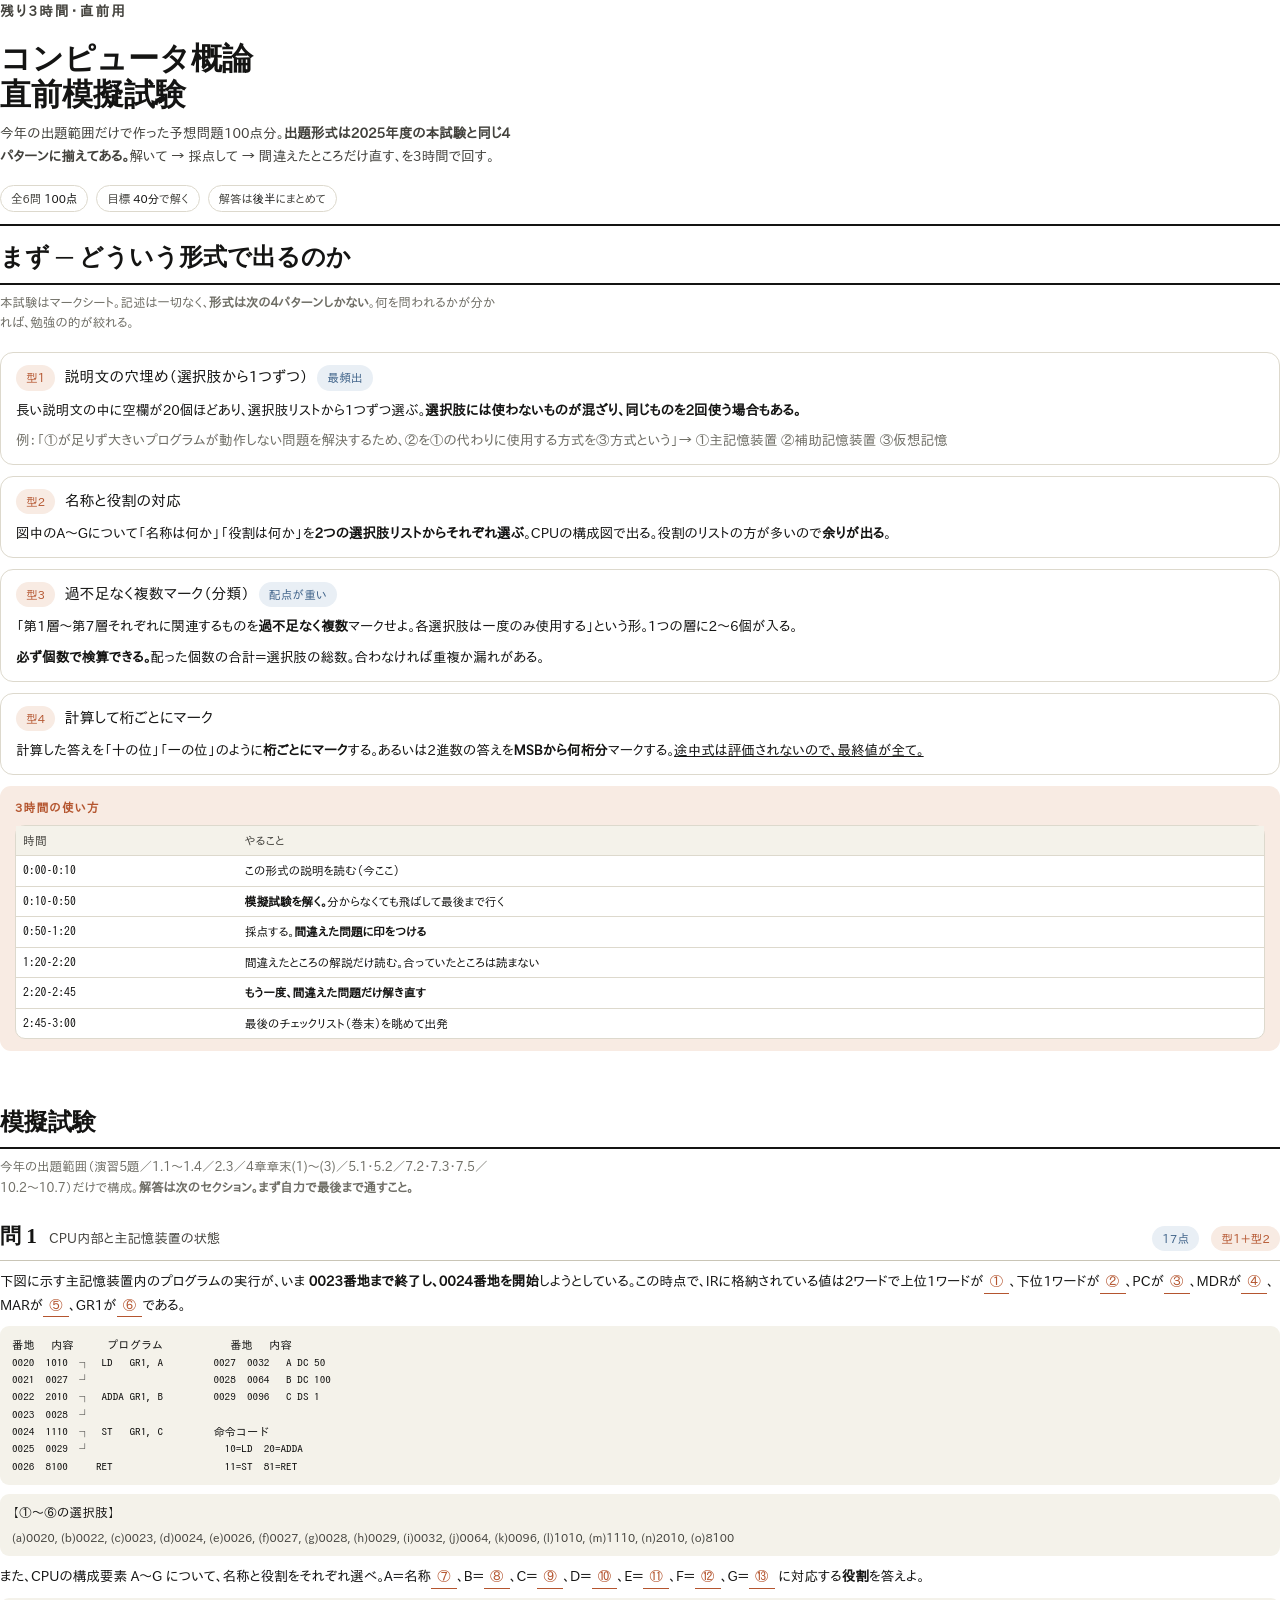
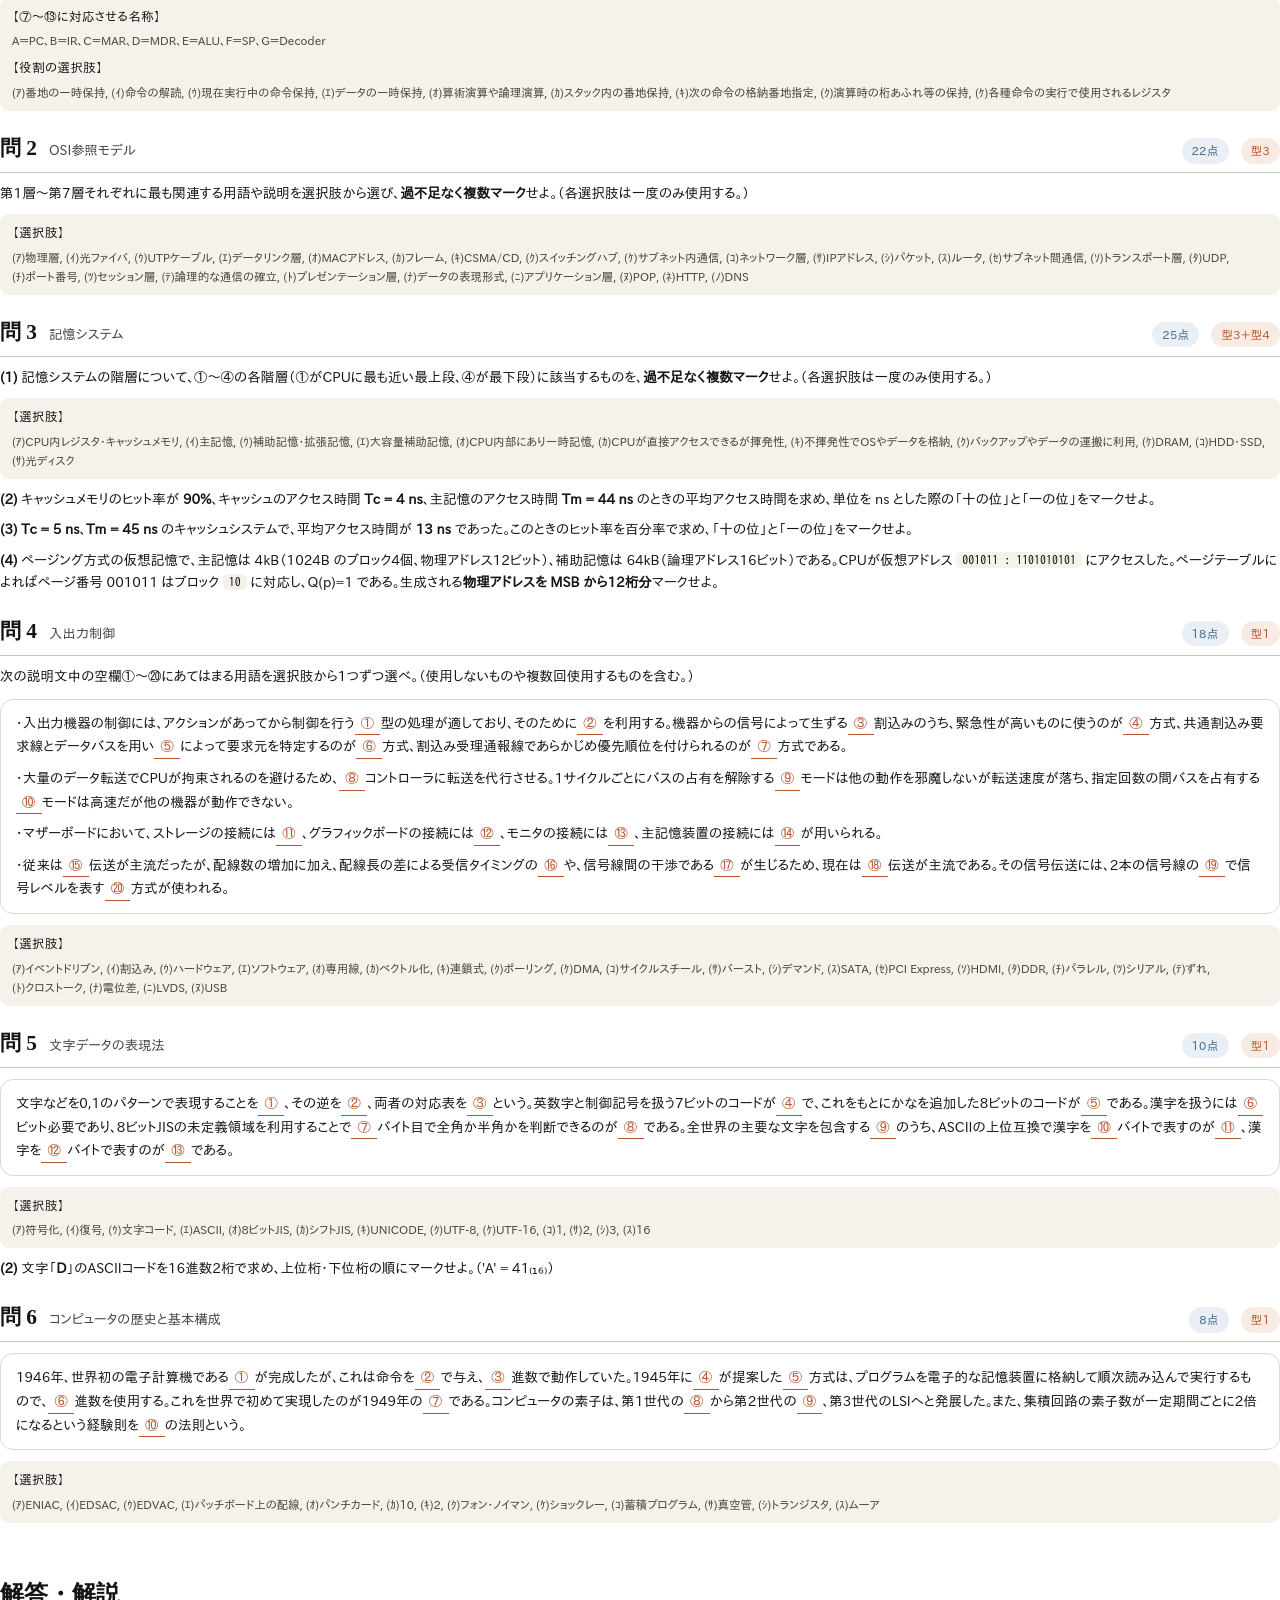
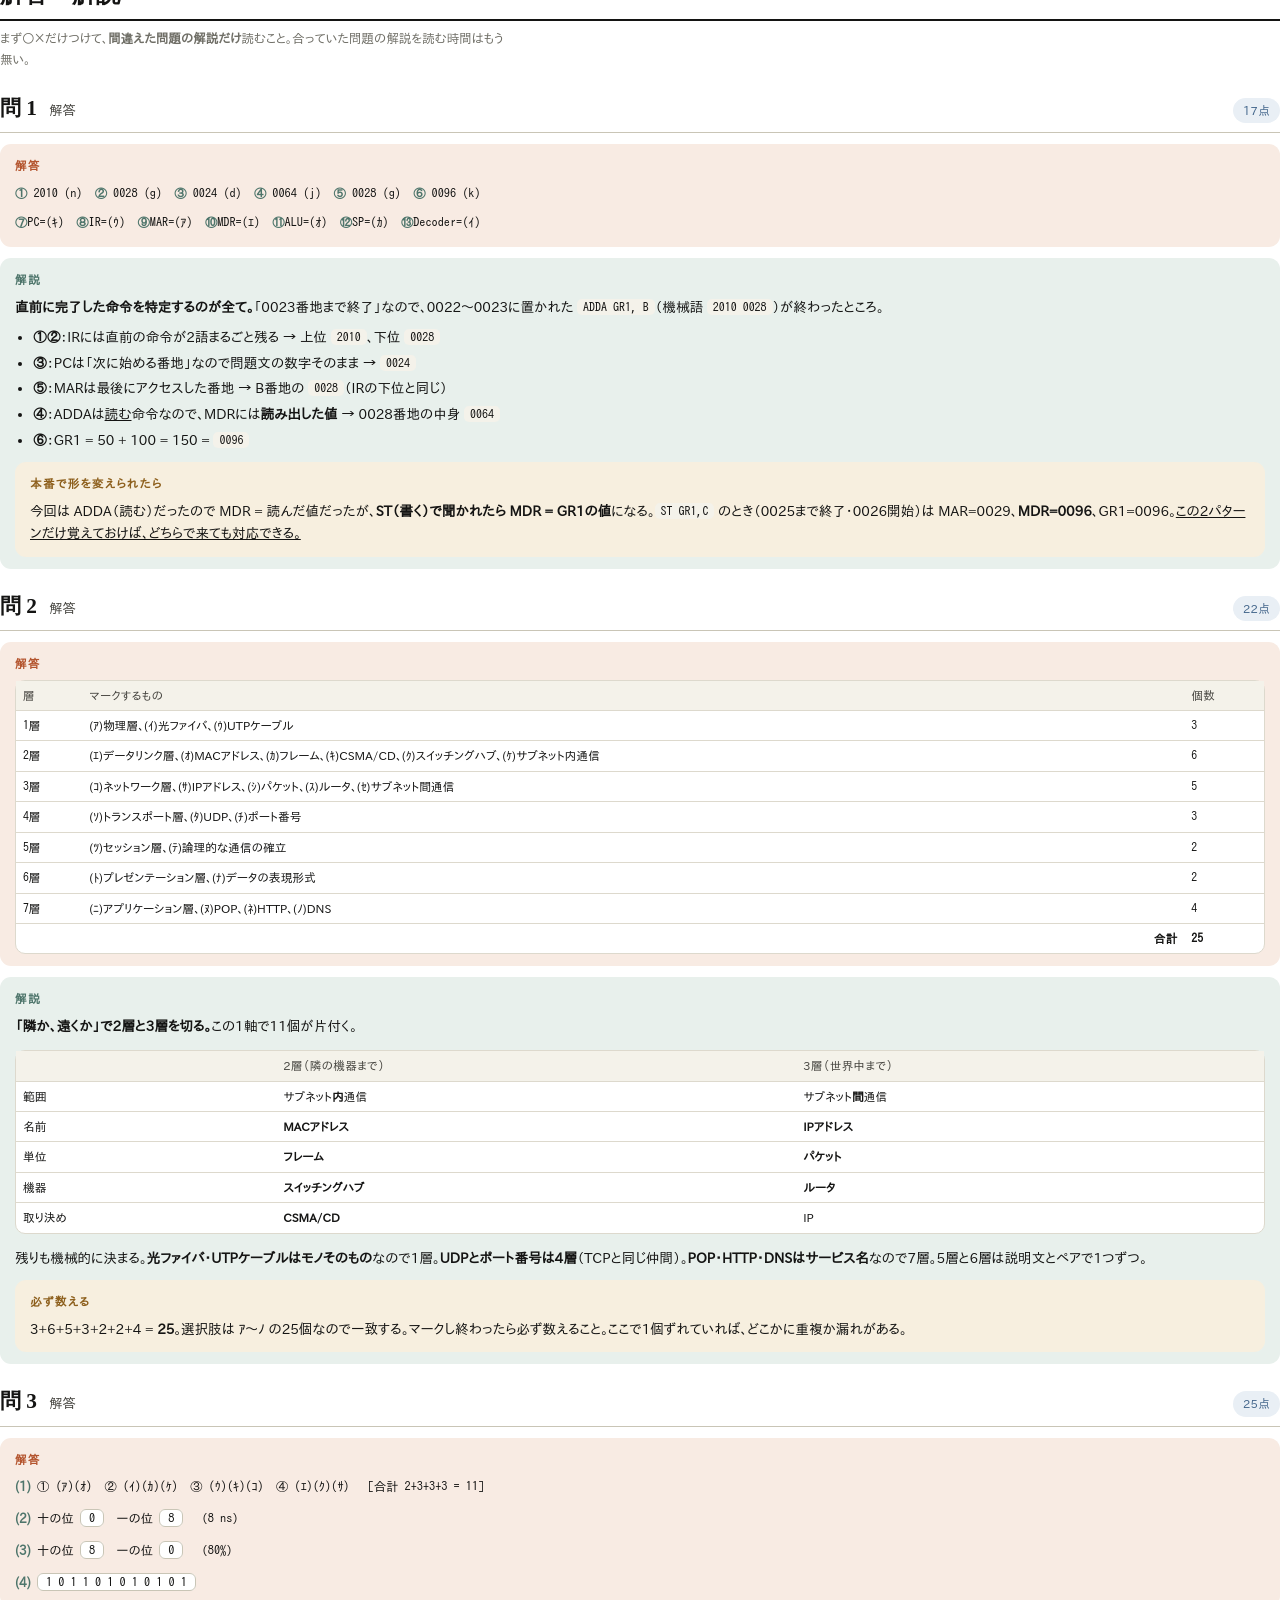
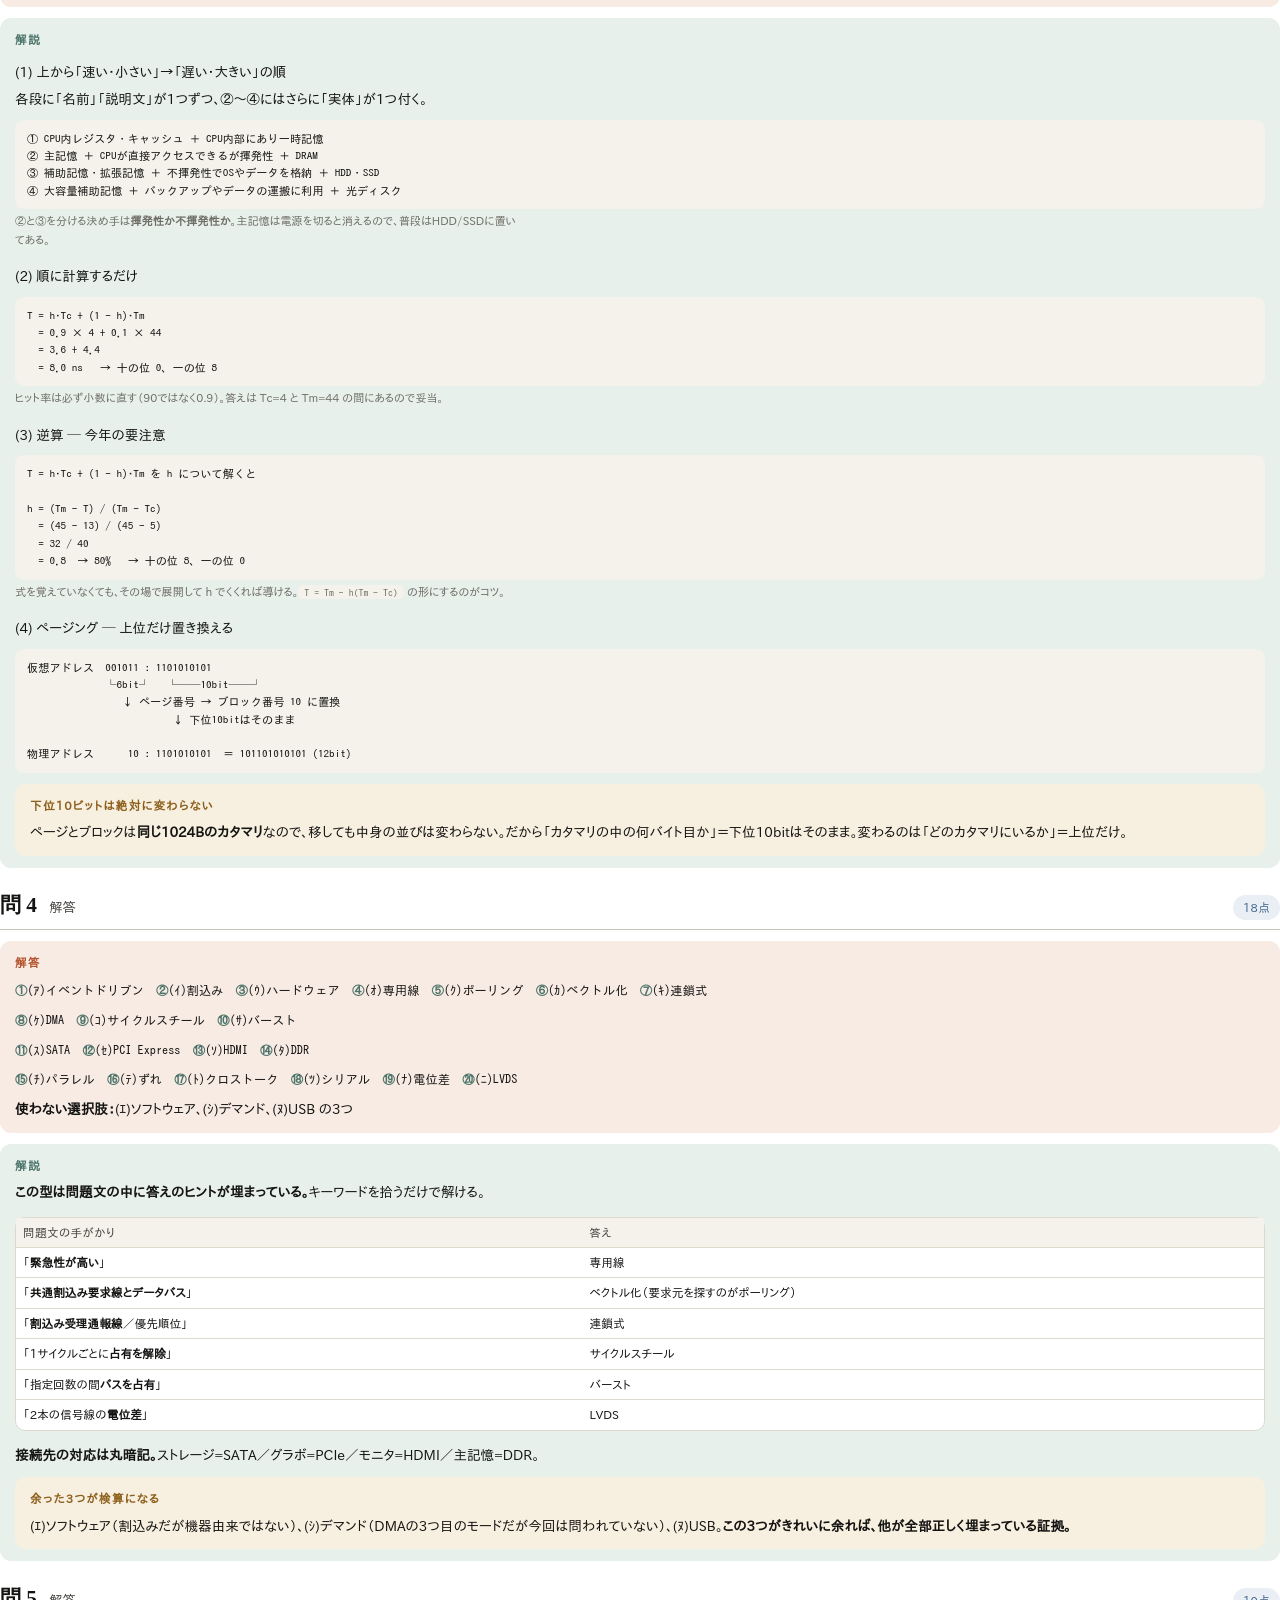
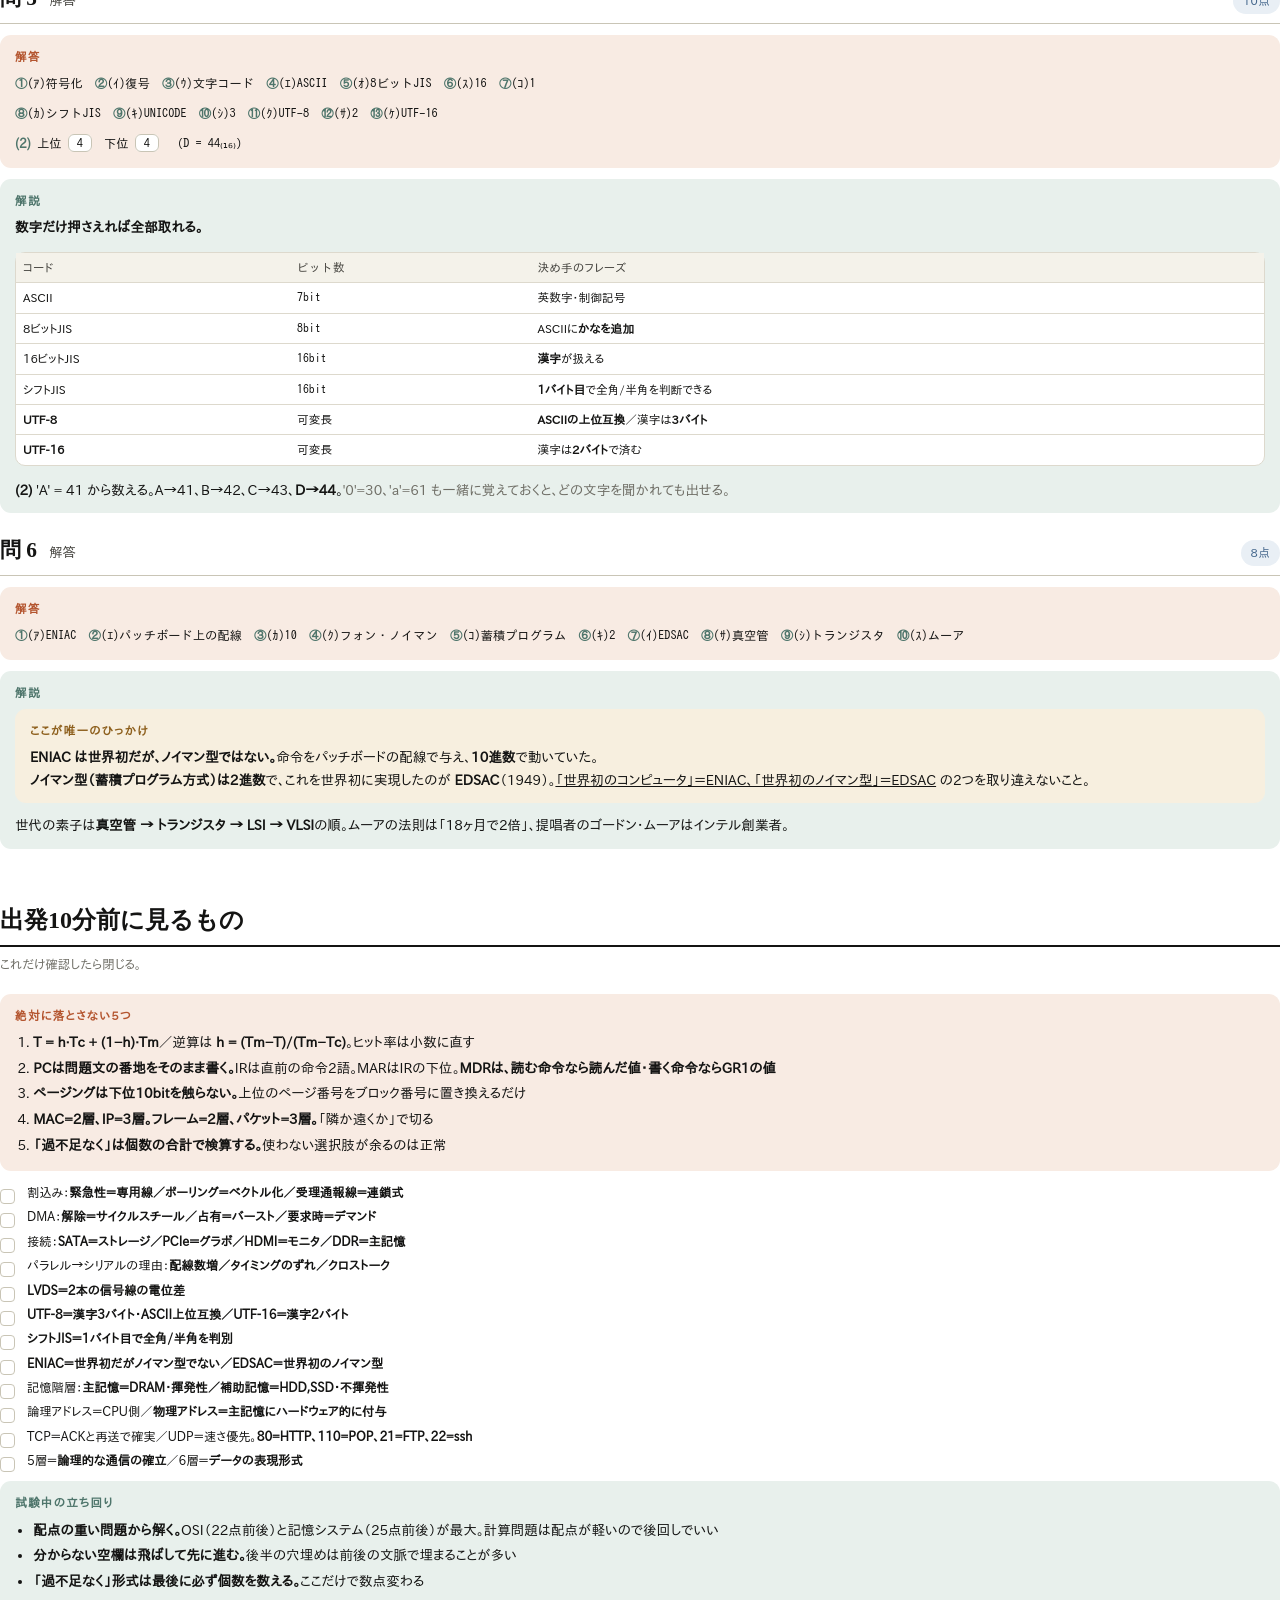
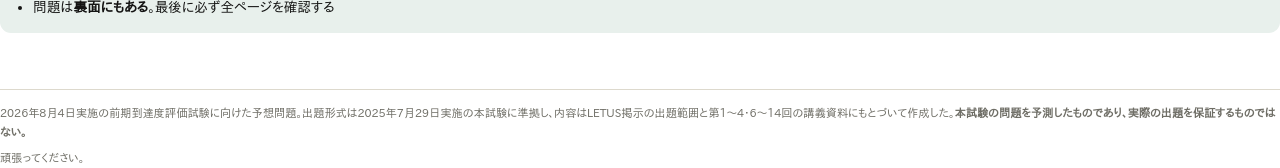
<file: コンピュータ概論_直前模擬試験_印刷用.html>
<!doctype html><html lang="ja"><head><meta charset="utf-8"><meta name="viewport" content="width=device-width,initial-scale=1"><title>コンピュータ概論 直前模擬試験</title>
<style>
  :root{
    --bg:#faf9f5; --surface:#ffffff; --surface-2:#f1efe7;
    --ink:#141413; --ink-2:#43423d; --muted:#77766e;
    --rule:#e2e0d7; --rule-2:#cfccbf;
    --a:#c15f3c; --a-sf:#f7ebe4;
    --q:#41648a; --q-sf:#e9eff5;
    --e:#4e756b; --e-sf:#e8f0ec;
    --w:#8d5f1c; --w-sf:#f7efdf;
    --shadow:0 1px 2px rgba(20,20,19,.05),0 6px 20px -12px rgba(20,20,19,.16);
    --serif:"Hiragino Mincho ProN","Yu Mincho","Noto Serif JP",ui-serif,Georgia,serif;
    --sans:-apple-system,BlinkMacSystemFont,"Hiragino Kaku Gothic ProN","Yu Gothic","Noto Sans JP","Segoe UI",Roboto,sans-serif;
    --mono:ui-monospace,SFMono-Regular,Menlo,Consolas,monospace;
  }
  @media (prefers-color-scheme:dark){:root{--bg:#1f1e1d;--surface:#292826;--surface-2:#302f2c;--ink:#f5f4ef;--ink-2:#d5d3cb;
    --muted:#9b998f;--rule:#3d3c38;--rule-2:#4c4a45;--a:#e08b6b;--a-sf:#3a2b25;--q:#8fb0d0;--q-sf:#25303a;
    --e:#84b0a4;--e-sf:#24322e;--w:#d3a45f;--w-sf:#362e20;--shadow:0 1px 2px rgba(0,0,0,.3),0 8px 24px -14px rgba(0,0,0,.6);}}
  :root[data-theme="dark"]{--bg:#1f1e1d;--surface:#292826;--surface-2:#302f2c;--ink:#f5f4ef;--ink-2:#d5d3cb;
    --muted:#9b998f;--rule:#3d3c38;--rule-2:#4c4a45;--a:#e08b6b;--a-sf:#3a2b25;--q:#8fb0d0;--q-sf:#25303a;
    --e:#84b0a4;--e-sf:#24322e;--w:#d3a45f;--w-sf:#362e20;--shadow:0 1px 2px rgba(0,0,0,.3),0 8px 24px -14px rgba(0,0,0,.6);}
  :root[data-theme="light"]{--bg:#faf9f5;--surface:#ffffff;--surface-2:#f1efe7;--ink:#141413;--ink-2:#43423d;
    --muted:#77766e;--rule:#e2e0d7;--rule-2:#cfccbf;--a:#c15f3c;--a-sf:#f7ebe4;--q:#41648a;--q-sf:#e9eff5;
    --e:#4e756b;--e-sf:#e8f0ec;--w:#8d5f1c;--w-sf:#f7efdf;--shadow:0 1px 2px rgba(20,20,19,.05),0 6px 20px -12px rgba(20,20,19,.16);}

  *{box-sizing:border-box;}
  body{margin:0;background:var(--bg);color:var(--ink);font-family:var(--sans);
       font-size:16px;line-height:1.8;-webkit-font-smoothing:antialiased;font-feature-settings:"palt" 1;}
  .wrap{max-width:900px;margin:0 auto;padding:0 24px 90px;}

  .mast{padding:52px 0 24px;border-bottom:2px solid var(--ink);margin-bottom:32px;}
  .eyebrow{font-size:12px;letter-spacing:.16em;text-transform:uppercase;color:var(--a);font-weight:700;margin:0 0 12px;}
  .mast h1{font-family:var(--serif);font-weight:600;font-size:clamp(28px,5vw,44px);line-height:1.2;margin:0 0 12px;}
  .mast p{font-size:15.5px;color:var(--ink-2);max-width:60ch;margin:0 0 18px;}
  .meta{display:flex;flex-wrap:wrap;gap:8px;}
  .meta div{background:var(--surface);border:1px solid var(--rule);border-radius:999px;padding:6px 15px;font-size:13px;color:var(--ink-2);}
  .meta div b{color:var(--ink);font-weight:600;}

  h2.sec{font-family:var(--serif);font-size:clamp(22px,3.2vw,29px);font-weight:600;margin:0 0 6px;line-height:1.3;
         padding-bottom:9px;border-bottom:2px solid var(--ink);}
  .lead{color:var(--muted);font-size:14.5px;margin:10px 0 26px;max-width:64ch;}
  section{margin-bottom:56px;}

  h3{font-family:var(--serif);font-size:19px;font-weight:600;margin:30px 0 8px;line-height:1.4;}
  h4{font-size:14.5px;font-weight:600;margin:18px 0 6px;}
  p{margin:0 0 13px;max-width:72ch;}
  ul,ol{margin:0 0 13px;padding-left:1.35em;max-width:72ch;}
  li{margin:5px 0;}
  code{font-family:var(--mono);font-size:.88em;background:var(--surface-2);padding:2px 6px;border-radius:5px;}
  em{font-style:normal;color:var(--muted);}

  .card{background:var(--surface);border:1px solid var(--rule);border-radius:13px;padding:20px 24px;margin:18px 0;box-shadow:var(--shadow);}
  .card>:first-child{margin-top:0;} .card>:last-child{margin-bottom:0;}
  .ct{font-size:15px;font-weight:600;margin:0 0 8px;display:flex;align-items:center;gap:9px;flex-wrap:wrap;}

  .band{border-radius:11px;padding:16px 20px;margin:15px 0;}
  .band>:first-child{margin-top:0;} .band>:last-child{margin-bottom:0;}
  .bh{font-size:12px;font-weight:700;letter-spacing:.1em;margin:0 0 8px;}
  .b-a{background:var(--a-sf);} .b-a .bh{color:var(--a);}
  .b-q{background:var(--q-sf);} .b-q .bh{color:var(--q);}
  .b-e{background:var(--e-sf);} .b-e .bh{color:var(--e);}
  .b-w{background:var(--w-sf);} .b-w .bh{color:var(--w);}

  .tag{font-size:11.5px;font-weight:600;padding:3px 10px;border-radius:999px;flex:none;line-height:1.7;letter-spacing:.03em;}
  .t-p{background:var(--q-sf);color:var(--q);}
  .t-t{background:var(--a-sf);color:var(--a);}

  /* exam paper */
  .qhead{display:flex;align-items:baseline;gap:12px;flex-wrap:wrap;margin:36px 0 12px;padding-bottom:8px;border-bottom:1.5px solid var(--rule-2);}
  .qno{font-family:var(--serif);font-size:23px;font-weight:600;}
  .qsub{font-size:14.5px;color:var(--ink-2);flex:1 1 auto;min-width:150px;}

  .choices{font-size:13.5px;color:var(--ink-2);background:var(--surface-2);border-radius:9px;padding:13px 17px;margin:12px 0;}
  .choices b{color:var(--ink);font-weight:600;display:block;margin-bottom:4px;font-size:12.5px;letter-spacing:.03em;}
  .choices span{white-space:nowrap;}

  .blank{display:inline-block;min-width:2.1em;border-bottom:1.5px solid var(--a);text-align:center;
         font-weight:600;color:var(--a);font-family:var(--mono);}

  pre.work{font-family:var(--mono);font-size:13px;line-height:1.68;background:var(--surface-2);
           border-radius:9px;padding:14px 16px;overflow-x:auto;margin:13px 0;font-variant-numeric:tabular-nums;}
  .key{font-family:var(--mono);font-weight:600;font-variant-numeric:tabular-nums;
       background:var(--surface);border:1px solid var(--rule-2);border-radius:6px;padding:2px 8px;}

  .scroll{overflow-x:auto;margin:13px 0;border:1px solid var(--rule);border-radius:10px;background:var(--surface);}
  table{border-collapse:collapse;width:100%;font-size:13.5px;min-width:440px;}
  th,td{padding:9px 13px;text-align:left;vertical-align:top;border-bottom:1px solid var(--rule);}
  thead th{background:var(--surface-2);font-size:11.5px;letter-spacing:.04em;font-weight:600;color:var(--ink-2);white-space:nowrap;}
  tbody tr:last-child td{border-bottom:none;}
  td.num,th.num{font-family:var(--mono);font-variant-numeric:tabular-nums;white-space:nowrap;}
  .cap{font-size:12.5px;color:var(--muted);margin:-6px 0 16px;max-width:72ch;}

  .ansrow{font-family:var(--mono);font-size:13.5px;font-variant-numeric:tabular-nums;line-height:2.1;}
  .ansrow b{font-family:var(--sans);color:var(--e);}

  ul.check{list-style:none;padding:0;max-width:none;}
  ul.check li{position:relative;padding-left:27px;margin:7px 0;font-size:14.5px;}
  ul.check li::before{content:"";position:absolute;left:0;top:7px;width:13px;height:13px;border:1.5px solid var(--rule-2);border-radius:4px;}

  footer{border-top:1px solid var(--rule);padding-top:24px;margin-top:16px;font-size:13px;color:var(--muted);}
  a{color:var(--a);} a:focus-visible{outline:2px solid var(--a);outline-offset:3px;}
  @media (prefers-reduced-motion:reduce){*{transition:none!important;animation:none!important;}}
  @media (max-width:640px){.wrap{padding:0 16px 60px;}.mast{padding:34px 0 18px;}.card,.band{padding:15px 16px;}}
</style>
<style>
:root,:root[data-theme="light"],:root[data-theme="dark"]{
  --bg:#fff;--surface:#fff;--surface-2:#f4f2ea;--ink:#141413;--ink-2:#43423d;--muted:#6f6e66;
  --rule:#ddd9cd;--rule-2:#c9c5b6;--a:#b4552f;--a-sf:#f8ebe3;--q:#41648a;--q-sf:#e9eff5;
  --e:#4e756b;--e-sf:#e8f0ec;--w:#8d5f1c;--w-sf:#f7efdf;--shadow:none;
  --serif:"IPAPMincho","IPAMincho",serif;--sans:"IPAPGothic","IPAGothic",sans-serif;--mono:"IPAGothic",monospace;}
@page{size:A4;margin:13mm 12mm 15mm;}
html,body{background:#fff!important;}
body{font-size:10.2pt;line-height:1.66;-webkit-print-color-adjust:exact;print-color-adjust:exact;}
.wrap{max-width:none;padding:0;}
.scroll{overflow:visible!important;}
table{min-width:0!important;width:100%;font-size:8.8pt;}
th,td{padding:5px 7px;overflow-wrap:anywhere;}
thead{display:table-header-group;}
tr{break-inside:avoid;page-break-inside:avoid;}
.choices,pre.work,.scroll,.card{break-inside:avoid;page-break-inside:avoid;}
.bh,h3,h4,.qhead{break-after:avoid;page-break-after:avoid;}
#exam,#answers,#final{break-before:page;page-break-before:always;}
.mast{padding:0 0 12px;margin-bottom:16px;}
.mast h1{font-size:23pt;margin-bottom:8px;}
.mast p{font-size:10.2pt;}
.meta div{padding:3px 10px;font-size:8.6pt;}
h2.sec{font-size:18pt;}
.lead{font-size:9.4pt;margin:8px 0 18px;}
.qhead{margin:20px 0 9px;padding-bottom:6px;}
.qno{font-size:16pt;} .qsub{font-size:10pt;}
.card,.band{padding:12px 15px;margin:11px 0;}
.bh{font-size:8.8pt;margin-bottom:6px;}
.choices{font-size:8.6pt;padding:9px 12px;margin:9px 0;}
h3{font-size:12.4pt;margin:16px 0 5px;} h4{font-size:10.2pt;margin:12px 0 4px;}
p,ul,ol{margin-bottom:8px;max-width:none;} li{margin:3px 0;}
pre.work{font-size:8.4pt;padding:10px 12px;margin:9px 0;line-height:1.55;}
.ansrow{font-size:9.2pt;line-height:1.95;}
.cap{font-size:8.4pt;}
ul.check li{font-size:9.2pt;margin:4px 0;}
.blank{min-width:1.9em;}
footer{padding-top:14px;font-size:8.4pt;}
</style></head><body>

<div class="wrap">

<header class="mast">
  <p class="eyebrow">残り3時間・直前用</p>
  <h1>コンピュータ概論<br>直前模擬試験</h1>
  <p>今年の出題範囲だけで作った予想問題100点分。<strong>出題形式は2025年度の本試験と同じ4パターンに揃えてある。</strong>解いて → 採点して → 間違えたところだけ直す、を3時間で回す。</p>
  <div class="meta">
    <div>全6問 <b>100点</b></div>
    <div>目標 <b>40分</b>で解く</div>
    <div>解答は<b>後半</b>にまとめて</div>
  </div>
</header>

<!-- ============ 出題形式 ============ -->
<section id="format">
  <h2 class="sec">まず ─ どういう形式で出るのか</h2>
  <p class="lead">本試験はマークシート。記述は一切なく、<strong>形式は次の4パターンしかない</strong>。何を問われるかが分かれば、勉強の的が絞れる。</p>

  <div class="card">
    <p class="ct"><span class="tag t-t">型1</span>説明文の穴埋め（選択肢から1つずつ）<span class="tag t-p">最頻出</span></p>
    <p>長い説明文の中に空欄が20個ほどあり、選択肢リストから1つずつ選ぶ。<strong>選択肢には使わないものが混ざり、同じものを2回使う場合もある。</strong></p>
    <p style="margin-bottom:0"><em>例：「①が足りず大きいプログラムが動作しない問題を解決するため、②を①の代わりに使用する方式を③方式という」→ ①主記憶装置 ②補助記憶装置 ③仮想記憶</em></p>
  </div>

  <div class="card">
    <p class="ct"><span class="tag t-t">型2</span>名称と役割の対応</p>
    <p style="margin-bottom:0">図中のA〜Gについて「名称は何か」「役割は何か」を<strong>2つの選択肢リストからそれぞれ選ぶ</strong>。CPUの構成図で出る。役割のリストの方が多いので<strong>余りが出る</strong>。</p>
  </div>

  <div class="card">
    <p class="ct"><span class="tag t-t">型3</span>過不足なく複数マーク（分類）<span class="tag t-p">配点が重い</span></p>
    <p>「第1層〜第7層それぞれに関連するものを<strong>過不足なく複数</strong>マークせよ。各選択肢は一度のみ使用する」という形。1つの層に2〜6個が入る。</p>
    <p style="margin-bottom:0"><strong>必ず個数で検算できる。</strong>配った個数の合計＝選択肢の総数。合わなければ重複か漏れがある。</p>
  </div>

  <div class="card">
    <p class="ct"><span class="tag t-t">型4</span>計算して桁ごとにマーク</p>
    <p style="margin-bottom:0">計算した答えを「十の位」「一の位」のように<strong>桁ごとにマーク</strong>する。あるいは2進数の答えを<strong>MSBから何桁分</strong>マークする。<u>途中式は評価されないので、最終値が全て。</u></p>
  </div>

  <div class="band b-a">
    <p class="bh">3時間の使い方</p>
    <div class="scroll" style="margin:8px 0 0">
    <table>
      <thead><tr><th class="num">時間</th><th>やること</th></tr></thead>
      <tbody>
        <tr><td class="num">0:00–0:10</td><td>この形式の説明を読む（今ここ）</td></tr>
        <tr><td class="num">0:10–0:50</td><td><strong>模擬試験を解く。</strong>分からなくても飛ばして最後まで行く</td></tr>
        <tr><td class="num">0:50–1:20</td><td>採点する。<strong>間違えた問題に印をつける</strong></td></tr>
        <tr><td class="num">1:20–2:20</td><td>間違えたところの解説だけ読む。合っていたところは読まない</td></tr>
        <tr><td class="num">2:20–2:45</td><td><strong>もう一度、間違えた問題だけ解き直す</strong></td></tr>
        <tr><td class="num">2:45–3:00</td><td>最後のチェックリスト（巻末）を眺めて出発</td></tr>
      </tbody>
    </table>
    </div>
  </div>
</section>

<!-- ============ 模擬試験 ============ -->
<section id="exam">
  <h2 class="sec">模擬試験</h2>
  <p class="lead">今年の出題範囲（演習5題／1.1〜1.4／2.3／4章章末(1)〜(3)／5.1・5.2／7.2・7.3・7.5／10.2〜10.7）だけで構成。<strong>解答は次のセクション。まず自力で最後まで通すこと。</strong></p>

  <!-- 問1 -->
  <div class="qhead"><span class="qno">問 1</span><span class="qsub">CPU内部と主記憶装置の状態</span><span class="tag t-p">17点</span><span class="tag t-t">型1＋型2</span></div>
  <p>下図に示す主記憶装置内のプログラムの実行が、いま <strong>0023番地まで終了し、0024番地を開始</strong>しようとしている。この時点で、IRに格納されている値は2ワードで上位1ワードが<span class="blank">①</span>、下位1ワードが<span class="blank">②</span>、PCが<span class="blank">③</span>、MDRが<span class="blank">④</span>、MARが<span class="blank">⑤</span>、GR1が<span class="blank">⑥</span>である。</p>
  <pre class="work">番地   内容      プログラム            番地   内容
0020  1010  ┐  LD   GR1, A         0027  0032   A DC 50
0021  0027  ┘                      0028  0064   B DC 100
0022  2010  ┐  ADDA GR1, B         0029  0096   C DS 1
0023  0028  ┘
0024  1110  ┐  ST   GR1, C         命令コード
0025  0029  ┘                        10=LD  20=ADDA
0026  8100     RET                    11=ST  81=RET</pre>
  <div class="choices"><b>【①〜⑥の選択肢】</b>
    <span>(a)0020</span>, <span>(b)0022</span>, <span>(c)0023</span>, <span>(d)0024</span>, <span>(e)0026</span>, <span>(f)0027</span>, <span>(g)0028</span>, <span>(h)0029</span>, <span>(i)0032</span>, <span>(j)0064</span>, <span>(k)0096</span>, <span>(l)1010</span>, <span>(m)1110</span>, <span>(n)2010</span>, <span>(o)8100</span>
  </div>
  <p>また、CPUの構成要素 A〜G について、名称と役割をそれぞれ選べ。A＝名称<span class="blank">⑦</span>、B＝<span class="blank">⑧</span>、C＝<span class="blank">⑨</span>、D＝<span class="blank">⑩</span>、E＝<span class="blank">⑪</span>、F＝<span class="blank">⑫</span>、G＝<span class="blank">⑬</span> に対応する<strong>役割</strong>を答えよ。</p>
  <div class="choices"><b>【⑦〜⑬に対応させる名称】</b>
    A＝PC、B＝IR、C＝MAR、D＝MDR、E＝ALU、F＝SP、G＝Decoder<br>
    <b style="margin-top:8px">【役割の選択肢】</b>
    <span>(ｱ)番地の一時保持</span>, <span>(ｲ)命令の解読</span>, <span>(ｳ)現在実行中の命令保持</span>, <span>(ｴ)データの一時保持</span>, <span>(ｵ)算術演算や論理演算</span>, <span>(ｶ)スタック内の番地保持</span>, <span>(ｷ)次の命令の格納番地指定</span>, <span>(ｸ)演算時の桁あふれ等の保持</span>, <span>(ｹ)各種命令の実行で使用されるレジスタ</span>
  </div>

  <!-- 問2 -->
  <div class="qhead"><span class="qno">問 2</span><span class="qsub">OSI参照モデル</span><span class="tag t-p">22点</span><span class="tag t-t">型3</span></div>
  <p>第1層〜第7層それぞれに最も関連する用語や説明を選択肢から選び、<strong>過不足なく複数マーク</strong>せよ。（各選択肢は一度のみ使用する。）</p>
  <div class="choices"><b>【選択肢】</b>
    <span>(ｱ)物理層</span>, <span>(ｲ)光ファイバ</span>, <span>(ｳ)UTPケーブル</span>, <span>(ｴ)データリンク層</span>, <span>(ｵ)MACアドレス</span>, <span>(ｶ)フレーム</span>, <span>(ｷ)CSMA/CD</span>, <span>(ｸ)スイッチングハブ</span>, <span>(ｹ)サブネット内通信</span>, <span>(ｺ)ネットワーク層</span>, <span>(ｻ)IPアドレス</span>, <span>(ｼ)パケット</span>, <span>(ｽ)ルータ</span>, <span>(ｾ)サブネット間通信</span>, <span>(ｿ)トランスポート層</span>, <span>(ﾀ)UDP</span>, <span>(ﾁ)ポート番号</span>, <span>(ﾂ)セッション層</span>, <span>(ﾃ)論理的な通信の確立</span>, <span>(ﾄ)プレゼンテーション層</span>, <span>(ﾅ)データの表現形式</span>, <span>(ﾆ)アプリケーション層</span>, <span>(ﾇ)POP</span>, <span>(ﾈ)HTTP</span>, <span>(ﾉ)DNS</span>
  </div>

  <!-- 問3 -->
  <div class="qhead"><span class="qno">問 3</span><span class="qsub">記憶システム</span><span class="tag t-p">25点</span><span class="tag t-t">型3＋型4</span></div>
  <p><strong>(1)</strong> 記憶システムの階層について、①〜④の各階層（①がCPUに最も近い最上段、④が最下段）に該当するものを、<strong>過不足なく複数マーク</strong>せよ。（各選択肢は一度のみ使用する。）</p>
  <div class="choices"><b>【選択肢】</b>
    <span>(ｱ)CPU内レジスタ・キャッシュメモリ</span>, <span>(ｲ)主記憶</span>, <span>(ｳ)補助記憶・拡張記憶</span>, <span>(ｴ)大容量補助記憶</span>, <span>(ｵ)CPU内部にあり一時記憶</span>, <span>(ｶ)CPUが直接アクセスできるが揮発性</span>, <span>(ｷ)不揮発性でOSやデータを格納</span>, <span>(ｸ)バックアップやデータの運搬に利用</span>, <span>(ｹ)DRAM</span>, <span>(ｺ)HDD・SSD</span>, <span>(ｻ)光ディスク</span>
  </div>
  <p><strong>(2)</strong> キャッシュメモリのヒット率が <strong>90%</strong>、キャッシュのアクセス時間 <strong>Tc = 4 ns</strong>、主記憶のアクセス時間 <strong>Tm = 44 ns</strong> のときの平均アクセス時間を求め、単位を ns とした際の「十の位」と「一の位」をマークせよ。</p>
  <p><strong>(3)</strong> <strong>Tc = 5 ns</strong>、<strong>Tm = 45 ns</strong> のキャッシュシステムで、平均アクセス時間が <strong>13 ns</strong> であった。このときのヒット率を百分率で求め、「十の位」と「一の位」をマークせよ。</p>
  <p><strong>(4)</strong> ページング方式の仮想記憶で、主記憶は 4kB（1024B のブロック4個、物理アドレス12ビット）、補助記憶は 64kB（論理アドレス16ビット）である。CPUが仮想アドレス <code>001011 : 1101010101</code> にアクセスした。ページテーブルによればページ番号 001011 はブロック <code>10</code> に対応し、Q(p)=1 である。生成される<strong>物理アドレスを MSB から12桁分</strong>マークせよ。</p>

  <!-- 問4 -->
  <div class="qhead"><span class="qno">問 4</span><span class="qsub">入出力制御</span><span class="tag t-p">18点</span><span class="tag t-t">型1</span></div>
  <p>次の説明文中の空欄①〜⑳にあてはまる用語を選択肢から1つずつ選べ。（使用しないものや複数回使用するものを含む。）</p>
  <div class="card">
    <p>・入出力機器の制御には、アクションがあってから制御を行う<span class="blank">①</span>型の処理が適しており、そのために<span class="blank">②</span>を利用する。機器からの信号によって生ずる<span class="blank">③</span>割込みのうち、緊急性が高いものに使うのが<span class="blank">④</span>方式、共通割込み要求線とデータバスを用い<span class="blank">⑤</span>によって要求元を特定するのが<span class="blank">⑥</span>方式、割込み受理通報線であらかじめ優先順位を付けられるのが<span class="blank">⑦</span>方式である。</p>
    <p>・大量のデータ転送でCPUが拘束されるのを避けるため、<span class="blank">⑧</span>コントローラに転送を代行させる。1サイクルごとにバスの占有を解除する<span class="blank">⑨</span>モードは他の動作を邪魔しないが転送速度が落ち、指定回数の間バスを占有する<span class="blank">⑩</span>モードは高速だが他の機器が動作できない。</p>
    <p>・マザーボードにおいて、ストレージの接続には<span class="blank">⑪</span>、グラフィックボードの接続には<span class="blank">⑫</span>、モニタの接続には<span class="blank">⑬</span>、主記憶装置の接続には<span class="blank">⑭</span>が用いられる。</p>
    <p style="margin-bottom:0">・従来は<span class="blank">⑮</span>伝送が主流だったが、配線数の増加に加え、配線長の差による受信タイミングの<span class="blank">⑯</span>や、信号線間の干渉である<span class="blank">⑰</span>が生じるため、現在は<span class="blank">⑱</span>伝送が主流である。その信号伝送には、2本の信号線の<span class="blank">⑲</span>で信号レベルを表す<span class="blank">⑳</span>方式が使われる。</p>
  </div>
  <div class="choices"><b>【選択肢】</b>
    <span>(ｱ)イベントドリブン</span>, <span>(ｲ)割込み</span>, <span>(ｳ)ハードウェア</span>, <span>(ｴ)ソフトウェア</span>, <span>(ｵ)専用線</span>, <span>(ｶ)ベクトル化</span>, <span>(ｷ)連鎖式</span>, <span>(ｸ)ポーリング</span>, <span>(ｹ)DMA</span>, <span>(ｺ)サイクルスチール</span>, <span>(ｻ)バースト</span>, <span>(ｼ)デマンド</span>, <span>(ｽ)SATA</span>, <span>(ｾ)PCI Express</span>, <span>(ｿ)HDMI</span>, <span>(ﾀ)DDR</span>, <span>(ﾁ)パラレル</span>, <span>(ﾂ)シリアル</span>, <span>(ﾃ)ずれ</span>, <span>(ﾄ)クロストーク</span>, <span>(ﾅ)電位差</span>, <span>(ﾆ)LVDS</span>, <span>(ﾇ)USB</span>
  </div>

  <!-- 問5 -->
  <div class="qhead"><span class="qno">問 5</span><span class="qsub">文字データの表現法</span><span class="tag t-p">10点</span><span class="tag t-t">型1</span></div>
  <div class="card">
    <p style="margin-bottom:0">文字などを0,1のパターンで表現することを<span class="blank">①</span>、その逆を<span class="blank">②</span>、両者の対応表を<span class="blank">③</span>という。英数字と制御記号を扱う7ビットのコードが<span class="blank">④</span>で、これをもとにかなを追加した8ビットのコードが<span class="blank">⑤</span>である。漢字を扱うには<span class="blank">⑥</span>ビット必要であり、8ビットJISの未定義領域を利用することで<span class="blank">⑦</span>バイト目で全角か半角かを判断できるのが<span class="blank">⑧</span>である。全世界の主要な文字を包含する<span class="blank">⑨</span>のうち、ASCIIの上位互換で漢字を<span class="blank">⑩</span>バイトで表すのが<span class="blank">⑪</span>、漢字を<span class="blank">⑫</span>バイトで表すのが<span class="blank">⑬</span>である。</p>
  </div>
  <div class="choices"><b>【選択肢】</b>
    <span>(ｱ)符号化</span>, <span>(ｲ)復号</span>, <span>(ｳ)文字コード</span>, <span>(ｴ)ASCII</span>, <span>(ｵ)8ビットJIS</span>, <span>(ｶ)シフトJIS</span>, <span>(ｷ)UNICODE</span>, <span>(ｸ)UTF-8</span>, <span>(ｹ)UTF-16</span>, <span>(ｺ)1</span>, <span>(ｻ)2</span>, <span>(ｼ)3</span>, <span>(ｽ)16</span>
  </div>
  <p><strong>(2)</strong> 文字「<strong>D</strong>」のASCIIコードを16進数2桁で求め、上位桁・下位桁の順にマークせよ。（'A' = 41₍₁₆₎）</p>

  <!-- 問6 -->
  <div class="qhead"><span class="qno">問 6</span><span class="qsub">コンピュータの歴史と基本構成</span><span class="tag t-p">8点</span><span class="tag t-t">型1</span></div>
  <div class="card">
    <p style="margin-bottom:0">1946年、世界初の電子計算機である<span class="blank">①</span>が完成したが、これは命令を<span class="blank">②</span>で与え、<span class="blank">③</span>進数で動作していた。1945年に<span class="blank">④</span>が提案した<span class="blank">⑤</span>方式は、プログラムを電子的な記憶装置に格納して順次読み込んで実行するもので、<span class="blank">⑥</span>進数を使用する。これを世界で初めて実現したのが1949年の<span class="blank">⑦</span>である。コンピュータの素子は、第1世代の<span class="blank">⑧</span>から第2世代の<span class="blank">⑨</span>、第3世代のLSIへと発展した。また、集積回路の素子数が一定期間ごとに2倍になるという経験則を<span class="blank">⑩</span>の法則という。</p>
  </div>
  <div class="choices"><b>【選択肢】</b>
    <span>(ｱ)ENIAC</span>, <span>(ｲ)EDSAC</span>, <span>(ｳ)EDVAC</span>, <span>(ｴ)パッチボード上の配線</span>, <span>(ｵ)パンチカード</span>, <span>(ｶ)10</span>, <span>(ｷ)2</span>, <span>(ｸ)フォン・ノイマン</span>, <span>(ｹ)ショックレー</span>, <span>(ｺ)蓄積プログラム</span>, <span>(ｻ)真空管</span>, <span>(ｼ)トランジスタ</span>, <span>(ｽ)ムーア</span>
  </div>
</section>

<!-- ============ 解答 ============ -->
<section id="answers">
  <h2 class="sec">解答・解説</h2>
  <p class="lead">まず○×だけつけて、<strong>間違えた問題の解説だけ</strong>読むこと。合っていた問題の解説を読む時間はもう無い。</p>

  <!-- 問1解答 -->
  <div class="qhead"><span class="qno">問 1</span><span class="qsub">解答</span><span class="tag t-p">17点</span></div>
  <div class="band b-a">
    <p class="bh">解答</p>
    <p class="ansrow" style="margin-bottom:6px"><b>①</b> 2010 (n)　<b>②</b> 0028 (g)　<b>③</b> 0024 (d)　<b>④</b> 0064 (j)　<b>⑤</b> 0028 (g)　<b>⑥</b> 0096 (k)</p>
    <p class="ansrow" style="margin-bottom:0"><b>⑦</b>PC=(ｷ)　<b>⑧</b>IR=(ｳ)　<b>⑨</b>MAR=(ｱ)　<b>⑩</b>MDR=(ｴ)　<b>⑪</b>ALU=(ｵ)　<b>⑫</b>SP=(ｶ)　<b>⑬</b>Decoder=(ｲ)</p>
  </div>
  <div class="band b-e">
    <p class="bh">解説</p>
    <p><strong>直前に完了した命令を特定するのが全て。</strong>「0023番地まで終了」なので、0022〜0023に置かれた <code>ADDA GR1, B</code>（機械語 <code>2010 0028</code>）が終わったところ。</p>
    <ul>
      <li><strong>①②</strong>：IRには直前の命令が2語まるごと残る → 上位 <code>2010</code>、下位 <code>0028</code></li>
      <li><strong>③</strong>：PCは「次に始める番地」なので問題文の数字そのまま → <code>0024</code></li>
      <li><strong>⑤</strong>：MARは最後にアクセスした番地 → B番地の <code>0028</code>（IRの下位と同じ）</li>
      <li><strong>④</strong>：ADDAは<u>読む</u>命令なので、MDRには<strong>読み出した値</strong> → 0028番地の中身 <code>0064</code></li>
      <li><strong>⑥</strong>：GR1 = 50 + 100 = 150 = <code>0096</code></li>
    </ul>
    <div class="band b-w" style="margin-bottom:0">
      <p class="bh">本番で形を変えられたら</p>
      <p style="margin-bottom:0">今回は ADDA（読む）だったので MDR = 読んだ値だったが、<strong>ST（書く）で聞かれたら MDR = GR1の値</strong>になる。<code>ST GR1,C</code> のとき（0025まで終了・0026開始）は MAR=0029、<strong>MDR=0096</strong>、GR1=0096。<u>この2パターンだけ覚えておけば、どちらで来ても対応できる。</u></p>
    </div>
  </div>

  <!-- 問2解答 -->
  <div class="qhead"><span class="qno">問 2</span><span class="qsub">解答</span><span class="tag t-p">22点</span></div>
  <div class="band b-a">
    <p class="bh">解答</p>
    <div class="scroll" style="margin:6px 0 0">
    <table>
      <thead><tr><th class="num">層</th><th>マークするもの</th><th class="num">個数</th></tr></thead>
      <tbody>
        <tr><td class="num">1層</td><td>(ｱ)物理層、(ｲ)光ファイバ、(ｳ)UTPケーブル</td><td class="num">3</td></tr>
        <tr><td class="num">2層</td><td>(ｴ)データリンク層、(ｵ)MACアドレス、(ｶ)フレーム、(ｷ)CSMA/CD、(ｸ)スイッチングハブ、(ｹ)サブネット内通信</td><td class="num">6</td></tr>
        <tr><td class="num">3層</td><td>(ｺ)ネットワーク層、(ｻ)IPアドレス、(ｼ)パケット、(ｽ)ルータ、(ｾ)サブネット間通信</td><td class="num">5</td></tr>
        <tr><td class="num">4層</td><td>(ｿ)トランスポート層、(ﾀ)UDP、(ﾁ)ポート番号</td><td class="num">3</td></tr>
        <tr><td class="num">5層</td><td>(ﾂ)セッション層、(ﾃ)論理的な通信の確立</td><td class="num">2</td></tr>
        <tr><td class="num">6層</td><td>(ﾄ)プレゼンテーション層、(ﾅ)データの表現形式</td><td class="num">2</td></tr>
        <tr><td class="num">7層</td><td>(ﾆ)アプリケーション層、(ﾇ)POP、(ﾈ)HTTP、(ﾉ)DNS</td><td class="num">4</td></tr>
        <tr><td class="num"></td><td style="text-align:right"><strong>合計</strong></td><td class="num"><strong>25</strong></td></tr>
      </tbody>
    </table>
    </div>
  </div>
  <div class="band b-e">
    <p class="bh">解説</p>
    <p><strong>「隣か、遠くか」で2層と3層を切る。</strong>この1軸で11個が片付く。</p>
    <div class="scroll">
    <table>
      <thead><tr><th></th><th>2層（隣の機器まで）</th><th>3層（世界中まで）</th></tr></thead>
      <tbody>
        <tr><td>範囲</td><td>サブネット<strong>内</strong>通信</td><td>サブネット<strong>間</strong>通信</td></tr>
        <tr><td>名前</td><td><strong>MACアドレス</strong></td><td><strong>IPアドレス</strong></td></tr>
        <tr><td>単位</td><td><strong>フレーム</strong></td><td><strong>パケット</strong></td></tr>
        <tr><td>機器</td><td><strong>スイッチングハブ</strong></td><td><strong>ルータ</strong></td></tr>
        <tr><td>取り決め</td><td><strong>CSMA/CD</strong></td><td>IP</td></tr>
      </tbody>
    </table>
    </div>
    <p>残りも機械的に決まる。<strong>光ファイバ・UTPケーブルはモノそのもの</strong>なので1層。<strong>UDPとポート番号は4層</strong>（TCPと同じ仲間）。<strong>POP・HTTP・DNSはサービス名</strong>なので7層。5層と6層は説明文とペアで1つずつ。</p>
    <div class="band b-w" style="margin-bottom:0">
      <p class="bh">必ず数える</p>
      <p style="margin-bottom:0">3+6+5+3+2+2+4 = <strong>25</strong>。選択肢は ｱ〜ﾉ の25個なので一致する。マークし終わったら必ず数えること。ここで1個ずれていれば、どこかに重複か漏れがある。</p>
    </div>
  </div>

  <!-- 問3解答 -->
  <div class="qhead"><span class="qno">問 3</span><span class="qsub">解答</span><span class="tag t-p">25点</span></div>
  <div class="band b-a">
    <p class="bh">解答</p>
    <p class="ansrow" style="margin-bottom:8px"><b>(1)</b> ① (ｱ)(ｵ)　② (ｲ)(ｶ)(ｹ)　③ (ｳ)(ｷ)(ｺ)　④ (ｴ)(ｸ)(ｻ)　［合計 2+3+3+3 = 11］</p>
    <p class="ansrow" style="margin-bottom:8px"><b>(2)</b> 十の位 <span class="key">0</span>　一の位 <span class="key">8</span>　（8 ns）</p>
    <p class="ansrow" style="margin-bottom:8px"><b>(3)</b> 十の位 <span class="key">8</span>　一の位 <span class="key">0</span>　（80%）</p>
    <p class="ansrow" style="margin-bottom:0"><b>(4)</b> <span class="key">1 0 1 1 0 1 0 1 0 1 0 1</span></p>
  </div>
  <div class="band b-e">
    <p class="bh">解説</p>
    <h4>(1) 上から「速い・小さい」→「遅い・大きい」の順</h4>
    <p>各段に「名前」「説明文」が1つずつ、②〜④にはさらに「実体」が1つ付く。</p>
    <pre class="work">① CPU内レジスタ・キャッシュ ＋ CPU内部にあり一時記憶
② 主記憶 ＋ CPUが直接アクセスできるが揮発性 ＋ DRAM
③ 補助記憶・拡張記憶 ＋ 不揮発性でOSやデータを格納 ＋ HDD・SSD
④ 大容量補助記憶 ＋ バックアップやデータの運搬に利用 ＋ 光ディスク</pre>
    <p class="cap">②と③を分ける決め手は<strong>揮発性か不揮発性か</strong>。主記憶は電源を切ると消えるので、普段はHDD/SSDに置いてある。</p>

    <h4>(2) 順に計算するだけ</h4>
    <pre class="work">T = h·Tc + (1 − h)·Tm
  = 0.9 × 4 + 0.1 × 44
  = 3.6 + 4.4
  = 8.0 ns   → 十の位 0、一の位 8</pre>
    <p class="cap">ヒット率は必ず小数に直す（90ではなく0.9）。答えは Tc=4 と Tm=44 の間にあるので妥当。</p>

    <h4>(3) 逆算 ─ 今年の要注意</h4>
    <pre class="work">T = h·Tc + (1 − h)·Tm を h について解くと

h = (Tm − T) / (Tm − Tc)
  = (45 − 13) / (45 − 5)
  = 32 / 40
  = 0.8  → 80%   → 十の位 8、一の位 0</pre>
    <p class="cap">式を覚えていなくても、その場で展開して h でくくれば導ける。<code>T = Tm − h(Tm − Tc)</code> の形にするのがコツ。</p>

    <h4>(4) ページング ─ 上位だけ置き換える</h4>
    <pre class="work">仮想アドレス  001011 : 1101010101
              └6bit┘   └──10bit──┘
                 ↓ ページ番号 → ブロック番号 10 に置換
                          ↓ 下位10bitはそのまま

物理アドレス      10 : 1101010101  ＝ 101101010101（12bit）</pre>
    <div class="band b-w" style="margin-bottom:0">
      <p class="bh">下位10ビットは絶対に変わらない</p>
      <p style="margin-bottom:0">ページとブロックは<strong>同じ1024Bのカタマリ</strong>なので、移しても中身の並びは変わらない。だから「カタマリの中の何バイト目か」＝下位10bitはそのまま。変わるのは「どのカタマリにいるか」＝上位だけ。</p>
    </div>
  </div>

  <!-- 問4解答 -->
  <div class="qhead"><span class="qno">問 4</span><span class="qsub">解答</span><span class="tag t-p">18点</span></div>
  <div class="band b-a">
    <p class="bh">解答</p>
    <p class="ansrow" style="margin-bottom:6px"><b>①</b>(ｱ)イベントドリブン　<b>②</b>(ｲ)割込み　<b>③</b>(ｳ)ハードウェア　<b>④</b>(ｵ)専用線　<b>⑤</b>(ｸ)ポーリング　<b>⑥</b>(ｶ)ベクトル化　<b>⑦</b>(ｷ)連鎖式</p>
    <p class="ansrow" style="margin-bottom:6px"><b>⑧</b>(ｹ)DMA　<b>⑨</b>(ｺ)サイクルスチール　<b>⑩</b>(ｻ)バースト</p>
    <p class="ansrow" style="margin-bottom:6px"><b>⑪</b>(ｽ)SATA　<b>⑫</b>(ｾ)PCI Express　<b>⑬</b>(ｿ)HDMI　<b>⑭</b>(ﾀ)DDR</p>
    <p class="ansrow" style="margin-bottom:6px"><b>⑮</b>(ﾁ)パラレル　<b>⑯</b>(ﾃ)ずれ　<b>⑰</b>(ﾄ)クロストーク　<b>⑱</b>(ﾂ)シリアル　<b>⑲</b>(ﾅ)電位差　<b>⑳</b>(ﾆ)LVDS</p>
    <p style="margin-bottom:0"><strong>使わない選択肢：</strong>(ｴ)ソフトウェア、(ｼ)デマンド、(ﾇ)USB の3つ</p>
  </div>
  <div class="band b-e">
    <p class="bh">解説</p>
    <p><strong>この型は問題文の中に答えのヒントが埋まっている。</strong>キーワードを拾うだけで解ける。</p>
    <div class="scroll">
    <table>
      <thead><tr><th>問題文の手がかり</th><th>答え</th></tr></thead>
      <tbody>
        <tr><td>「<strong>緊急性が高い</strong>」</td><td>専用線</td></tr>
        <tr><td>「<strong>共通割込み要求線とデータバス</strong>」</td><td>ベクトル化（要求元を探すのがポーリング）</td></tr>
        <tr><td>「<strong>割込み受理通報線</strong>／優先順位」</td><td>連鎖式</td></tr>
        <tr><td>「1サイクルごとに<strong>占有を解除</strong>」</td><td>サイクルスチール</td></tr>
        <tr><td>「指定回数の間<strong>バスを占有</strong>」</td><td>バースト</td></tr>
        <tr><td>「2本の信号線の<strong>電位差</strong>」</td><td>LVDS</td></tr>
      </tbody>
    </table>
    </div>
    <p><strong>接続先の対応は丸暗記。</strong>ストレージ=SATA／グラボ=PCIe／モニタ=HDMI／主記憶=DDR。</p>
    <div class="band b-w" style="margin-bottom:0">
      <p class="bh">余った3つが検算になる</p>
      <p style="margin-bottom:0">(ｴ)ソフトウェア（割込みだが機器由来ではない）、(ｼ)デマンド（DMAの3つ目のモードだが今回は問われていない）、(ﾇ)USB。<strong>この3つがきれいに余れば、他が全部正しく埋まっている証拠。</strong></p>
    </div>
  </div>

  <!-- 問5解答 -->
  <div class="qhead"><span class="qno">問 5</span><span class="qsub">解答</span><span class="tag t-p">10点</span></div>
  <div class="band b-a">
    <p class="bh">解答</p>
    <p class="ansrow" style="margin-bottom:6px"><b>①</b>(ｱ)符号化　<b>②</b>(ｲ)復号　<b>③</b>(ｳ)文字コード　<b>④</b>(ｴ)ASCII　<b>⑤</b>(ｵ)8ビットJIS　<b>⑥</b>(ｽ)16　<b>⑦</b>(ｺ)1</p>
    <p class="ansrow" style="margin-bottom:6px"><b>⑧</b>(ｶ)シフトJIS　<b>⑨</b>(ｷ)UNICODE　<b>⑩</b>(ｼ)3　<b>⑪</b>(ｸ)UTF-8　<b>⑫</b>(ｻ)2　<b>⑬</b>(ｹ)UTF-16</p>
    <p class="ansrow" style="margin-bottom:0"><b>(2)</b> 上位 <span class="key">4</span>　下位 <span class="key">4</span>　（D = 44₍₁₆₎）</p>
  </div>
  <div class="band b-e">
    <p class="bh">解説</p>
    <p><strong>数字だけ押さえれば全部取れる。</strong></p>
    <div class="scroll">
    <table>
      <thead><tr><th>コード</th><th class="num">ビット数</th><th>決め手のフレーズ</th></tr></thead>
      <tbody>
        <tr><td>ASCII</td><td class="num">7bit</td><td>英数字・制御記号</td></tr>
        <tr><td>8ビットJIS</td><td class="num">8bit</td><td>ASCIIに<strong>かなを追加</strong></td></tr>
        <tr><td>16ビットJIS</td><td class="num">16bit</td><td><strong>漢字</strong>が扱える</td></tr>
        <tr><td>シフトJIS</td><td class="num">16bit</td><td><strong>1バイト目</strong>で全角/半角を判断できる</td></tr>
        <tr><td><strong>UTF-8</strong></td><td class="num">可変長</td><td><strong>ASCIIの上位互換</strong>／漢字は<strong>3バイト</strong></td></tr>
        <tr><td><strong>UTF-16</strong></td><td class="num">可変長</td><td>漢字は<strong>2バイト</strong>で済む</td></tr>
      </tbody>
    </table>
    </div>
    <p style="margin-bottom:0"><strong>(2)</strong> 'A' = 41 から数える。A→41、B→42、C→43、<strong>D→44</strong>。<em>'0'=30、'a'=61 も一緒に覚えておくと、どの文字を聞かれても出せる。</em></p>
  </div>

  <!-- 問6解答 -->
  <div class="qhead"><span class="qno">問 6</span><span class="qsub">解答</span><span class="tag t-p">8点</span></div>
  <div class="band b-a">
    <p class="bh">解答</p>
    <p class="ansrow" style="margin-bottom:0"><b>①</b>(ｱ)ENIAC　<b>②</b>(ｴ)パッチボード上の配線　<b>③</b>(ｶ)10　<b>④</b>(ｸ)フォン・ノイマン　<b>⑤</b>(ｺ)蓄積プログラム　<b>⑥</b>(ｷ)2　<b>⑦</b>(ｲ)EDSAC　<b>⑧</b>(ｻ)真空管　<b>⑨</b>(ｼ)トランジスタ　<b>⑩</b>(ｽ)ムーア</p>
  </div>
  <div class="band b-e">
    <p class="bh">解説</p>
    <div class="band b-w" style="margin-top:0">
      <p class="bh">ここが唯一のひっかけ</p>
      <p style="margin-bottom:0"><strong>ENIAC は世界初だが、ノイマン型ではない。</strong>命令をパッチボードの配線で与え、<strong>10進数</strong>で動いていた。<br>
      <strong>ノイマン型（蓄積プログラム方式）は2進数</strong>で、これを世界初に実現したのが <strong>EDSAC</strong>（1949）。<u>「世界初のコンピュータ」＝ENIAC、「世界初のノイマン型」＝EDSAC</u> の2つを取り違えないこと。</p>
    </div>
    <p style="margin-bottom:0">世代の素子は<strong>真空管 → トランジスタ → LSI → VLSI</strong>の順。ムーアの法則は「18ヶ月で2倍」、提唱者のゴードン・ムーアはインテル創業者。</p>
  </div>
</section>

<!-- ============ 直前 ============ -->
<section id="final">
  <h2 class="sec">出発10分前に見るもの</h2>
  <p class="lead">これだけ確認したら閉じる。</p>

  <div class="band b-a">
    <p class="bh">絶対に落とさない5つ</p>
    <ol style="margin-bottom:0">
      <li><strong>T = h·Tc + (1−h)·Tm</strong>／逆算は <strong>h = (Tm−T)/(Tm−Tc)</strong>。ヒット率は小数に直す</li>
      <li><strong>PCは問題文の番地をそのまま書く。</strong>IRは直前の命令2語。MARはIRの下位。<strong>MDRは、読む命令なら読んだ値・書く命令ならGR1の値</strong></li>
      <li><strong>ページングは下位10bitを触らない。</strong>上位のページ番号をブロック番号に置き換えるだけ</li>
      <li><strong>MAC=2層、IP=3層。フレーム=2層、パケット=3層。</strong>「隣か遠くか」で切る</li>
      <li><strong>「過不足なく」は個数の合計で検算する。</strong>使わない選択肢が余るのは正常</li>
    </ol>
  </div>

  <ul class="check">
    <li>割込み：<strong>緊急性＝専用線／ポーリング＝ベクトル化／受理通報線＝連鎖式</strong></li>
    <li>DMA：<strong>解除＝サイクルスチール／占有＝バースト／要求時＝デマンド</strong></li>
    <li>接続：<strong>SATA＝ストレージ／PCIe＝グラボ／HDMI＝モニタ／DDR＝主記憶</strong></li>
    <li>パラレル→シリアルの理由：<strong>配線数増／タイミングのずれ／クロストーク</strong></li>
    <li><strong>LVDS＝2本の信号線の電位差</strong></li>
    <li><strong>UTF-8＝漢字3バイト・ASCII上位互換／UTF-16＝漢字2バイト</strong></li>
    <li><strong>シフトJIS＝1バイト目で全角/半角を判別</strong></li>
    <li><strong>ENIAC＝世界初だがノイマン型でない／EDSAC＝世界初のノイマン型</strong></li>
    <li>記憶階層：<strong>主記憶＝DRAM・揮発性／補助記憶＝HDD,SSD・不揮発性</strong></li>
    <li>論理アドレス＝CPU側／<strong>物理アドレス＝主記憶にハードウェア的に付与</strong></li>
    <li>TCP＝ACKと再送で確実／UDP＝速さ優先。<strong>80=HTTP、110=POP、21=FTP、22=ssh</strong></li>
    <li>5層＝<strong>論理的な通信の確立</strong>／6層＝<strong>データの表現形式</strong></li>
  </ul>

  <div class="band b-e">
    <p class="bh">試験中の立ち回り</p>
    <ul style="margin-bottom:0">
      <li><strong>配点の重い問題から解く。</strong>OSI（22点前後）と記憶システム（25点前後）が最大。計算問題は配点が軽いので後回しでいい</li>
      <li><strong>分からない空欄は飛ばして先に進む。</strong>後半の穴埋めは前後の文脈で埋まることが多い</li>
      <li><strong>「過不足なく」形式は最後に必ず個数を数える。</strong>ここだけで数点変わる</li>
      <li>問題は<strong>裏面にもある</strong>。最後に必ず全ページを確認する</li>
    </ul>
  </div>
</section>

<footer>
  <p>2026年8月4日実施の前期到達度評価試験に向けた予想問題。出題形式は2025年7月29日実施の本試験に準拠し、内容はLETUS掲示の出題範囲と第1〜4・6〜14回の講義資料にもとづいて作成した。<strong>本試験の問題を予測したものであり、実際の出題を保証するものではない。</strong></p>
  <p style="margin-bottom:0">頑張ってください。</p>
</footer>

</div>
</body></html>
</file>
